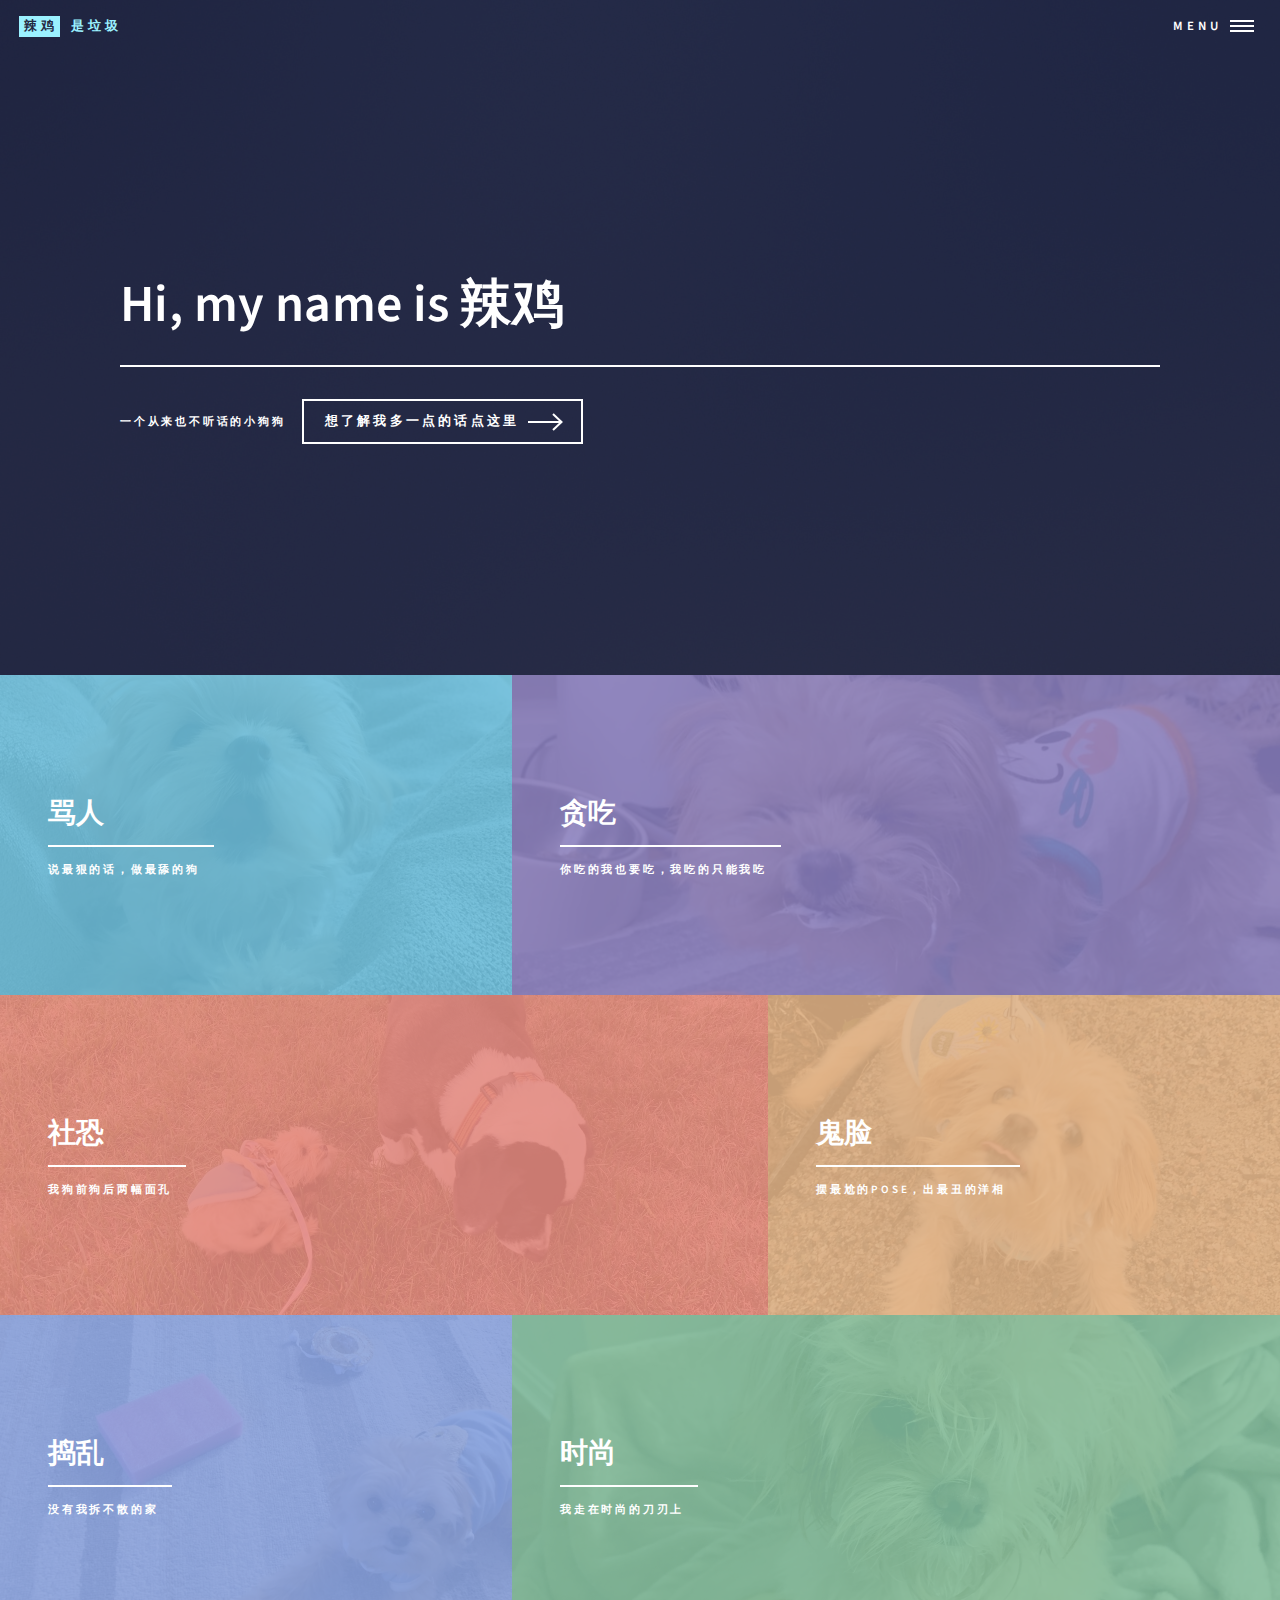
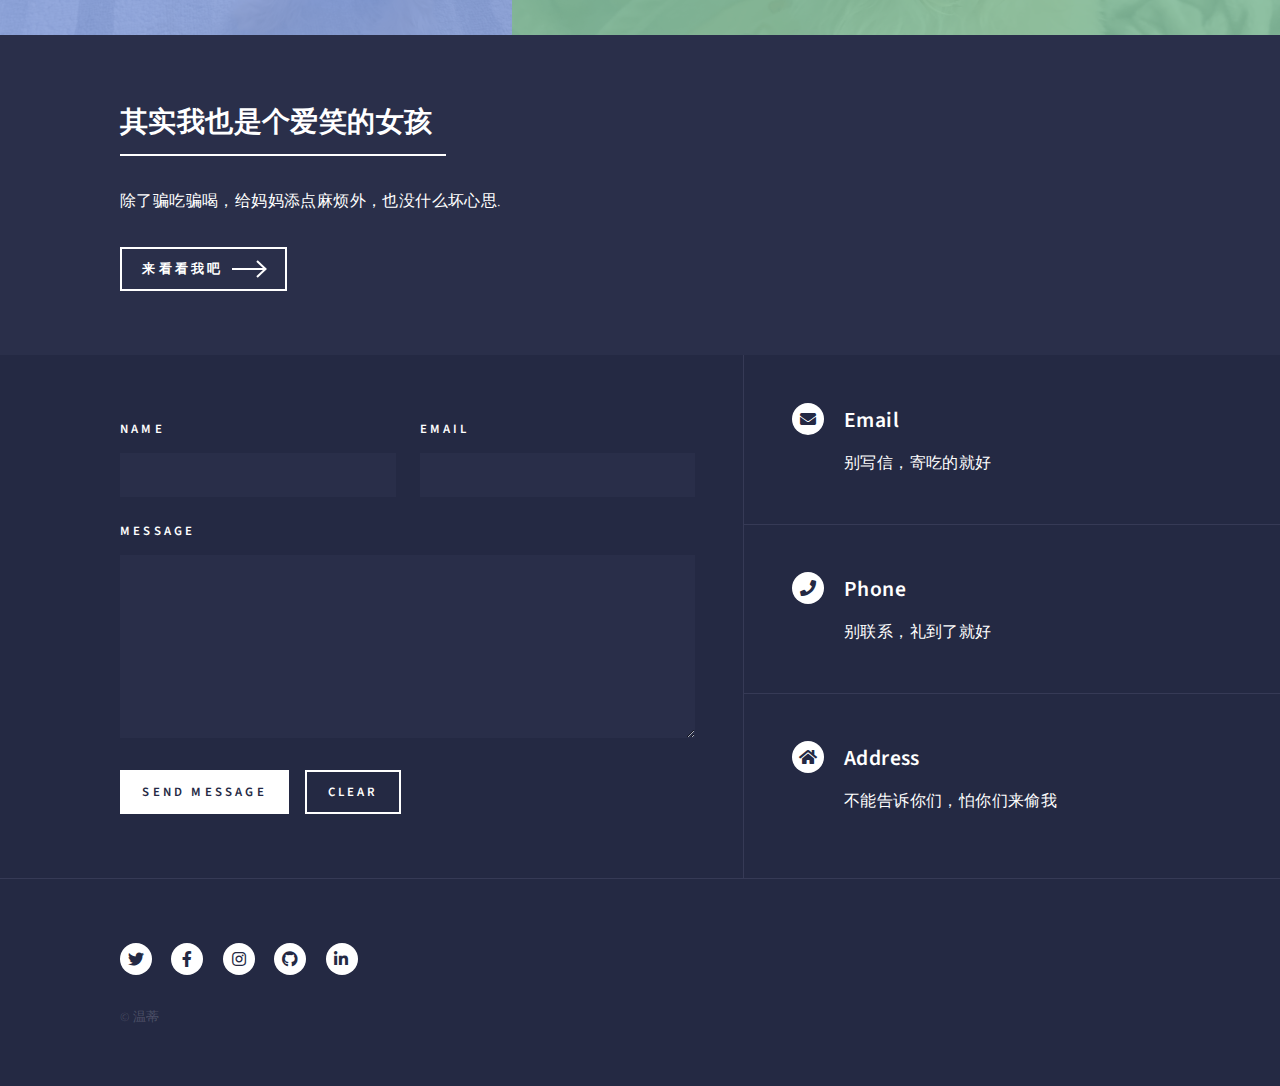
<file: index.html>
<!DOCTYPE HTML>
<html>
	<head>
		<title>辣鸡</title>
		<meta charset="utf-8" />
		<meta name="viewport" content="width=device-width, initial-scale=1, user-scalable=no" />
		<link rel="stylesheet" href="assets/css/main.css" />
		<noscript><link rel="stylesheet" href="assets/css/noscript.css" /></noscript>
	</head>
	<body class="is-preload">

		<!-- Wrapper -->
			<div id="wrapper">

				<!-- Header -->
					<header id="header" class="alt">
						<a href="index.html" class="logo"><strong>辣鸡</strong> <span>是垃圾</span></a>
						<nav>
							<a href="#menu">Menu</a>
						</nav>
					</header>

				<!-- Menu -->
					<nav id="menu">
						<ul class="links">
							<li><a href="index.html">Home</a></li>
							<li><a href="landing.html">Landing</a></li>
							<li><a href="generic.html">Generic</a></li>
							<li><a href="elements.html">Elements</a></li>
						</ul>
						<ul class="actions stacked">
							<li><a href="#" class="button primary fit">Get Started</a></li>
							<li><a href="#" class="button fit">Log In</a></li>
						</ul>
					</nav>

				<!-- Banner -->
					<section id="banner" class="major">
						<div class="inner">
							<header class="major">
								<h1>Hi, my name is 辣鸡</h1>
							</header>
							<div class="content">
								<p>一个从来也不听话的小狗狗</p>
								<ul class="actions">
									<li><a href="#one" class="button next scrolly">想了解我多一点的话点这里</a></li>
								</ul>
							</div>
						</div>
					</section>

				<!-- Main -->
					<div id="main">

						<!-- One -->
							<section id="one" class="tiles">
								<article>
									<span class="image">
										<img src="images/骂人.jpeg" alt="" />
									</span>
									<header class="major">
										<h3><a href="maren.html" class="link">骂人</a></h3>
										<p>说最狠的话，做最舔的狗</p>
									</header>
								</article>
								<article>
									<span class="image">
										<img src="images/酸奶.jpeg" alt="" />
									</span>
									<header class="major">
										<h3><a href="tanchi.html" class="link">贪吃</a></h3>
										<p>你吃的我也要吃，我吃的只能我吃</p>
									</header>
								</article>
								<article>
									<span class="image">
										<img src="images/交友.jpeg" alt="" />
									</span>
									<header class="major">
										<h3><a href="jiaoyou.html" class="link">社恐</a></h3>
										<p>我狗前狗后两幅面孔</p>
									</header>
								</article>
								<article>
									<span class="image">
										<img src="images/出洋相.jpeg" alt="" />
									</span>
									<header class="major">
										<h3><a href="guilian.html" class="link">鬼脸</a></h3>
										<p>摆最尬的pose，出最丑的洋相</p>
									</header>
								</article>
								<article>
									<span class="image">
										<img src="images/捣乱.jpeg" alt="" />
									</span>
									<header class="major">
										<h3><a href="daoluan.html" class="link">捣乱</a></h3>
										<p>没有我拆不散的家</p>
									</header>
								</article>
								<article>
									<span class="image">
										<img src="images/时尚1.jpeg" alt="" />
									</span>
									<header class="major">
										<h3><a href="shishang.html" class="link">时尚</a></h3>
										<p>我走在时尚的刀刃上</p>
									</header>
								</article>
							</section>

						<!-- Two -->
							<section id="two">
                                    <!-- <span class="image">
                                        <img src="images/笑脸.jpeg" alt="" />
                                    </span> -->
                                    <div class="inner">
                
                                            <header class="major">
                                                <h2>其实我也是个爱笑的女孩</h2>
                                            </header>
                                            <p>除了骗吃骗喝，给妈妈添点麻烦外，也没什么坏心思.</p>
                                            <ul class="actions">
                                                <li><a href="landing.html" class="button next">来看看我吧</a></li>
                                            </ul>
    
                                    </div>

							</section>

					</div>

				<!-- Contact -->
					<section id="contact">
						<div class="inner">
							<section>
								<form method="post" action="#">
									<div class="fields">
										<div class="field half">
											<label for="name">Name</label>
											<input type="text" name="name" id="name" />
										</div>
										<div class="field half">
											<label for="email">Email</label>
											<input type="text" name="email" id="email" />
										</div>
										<div class="field">
											<label for="message">Message</label>
											<textarea name="message" id="message" rows="6"></textarea>
										</div>
									</div>
									<ul class="actions">
										<li><input type="submit" value="Send Message" class="primary" /></li>
										<li><input type="reset" value="Clear" /></li>
									</ul>
								</form>
							</section>
							<section class="split">
								<section>
									<div class="contact-method">
										<span class="icon solid alt fa-envelope"></span>
										<h3>Email</h3>
										<span>别写信，寄吃的就好</span>
									</div>
								</section>
								<section>
									<div class="contact-method">
										<span class="icon solid alt fa-phone"></span>
										<h3>Phone</h3>
										<span>别联系，礼到了就好</span>
									</div>
								</section>
								<section>
									<div class="contact-method">
										<span class="icon solid alt fa-home"></span>
										<h3>Address</h3>
										<span>不能告诉你们，怕你们来偷我</span>
									</div>
								</section>
							</section>
						</div>
					</section>

				<!-- Footer -->
					<footer id="footer">
						<div class="inner">
							<ul class="icons">
								<li><a href="#" class="icon brands alt fa-twitter"><span class="label">Twitter</span></a></li>
								<li><a href="#" class="icon brands alt fa-facebook-f"><span class="label">Facebook</span></a></li>
								<li><a href="#" class="icon brands alt fa-instagram"><span class="label">Instagram</span></a></li>
								<li><a href="#" class="icon brands alt fa-github"><span class="label">GitHub</span></a></li>
								<li><a href="#" class="icon brands alt fa-linkedin-in"><span class="label">LinkedIn</span></a></li>
							</ul>
							<ul class="copyright">
								<li>&copy; 温蒂</li>
							</ul>
						</div>
					</footer>

			</div>

		<!-- Scripts -->
			<script src="assets/js/jquery.min.js"></script>
			<script src="assets/js/jquery.scrolly.min.js"></script>
			<script src="assets/js/jquery.scrollex.min.js"></script>
			<script src="assets/js/browser.min.js"></script>
			<script src="assets/js/breakpoints.min.js"></script>
			<script src="assets/js/util.js"></script>
			<script src="assets/js/main.js"></script>
            <script src="assets/js/slideshow.js"></script>

	</body>
</html>
</file>
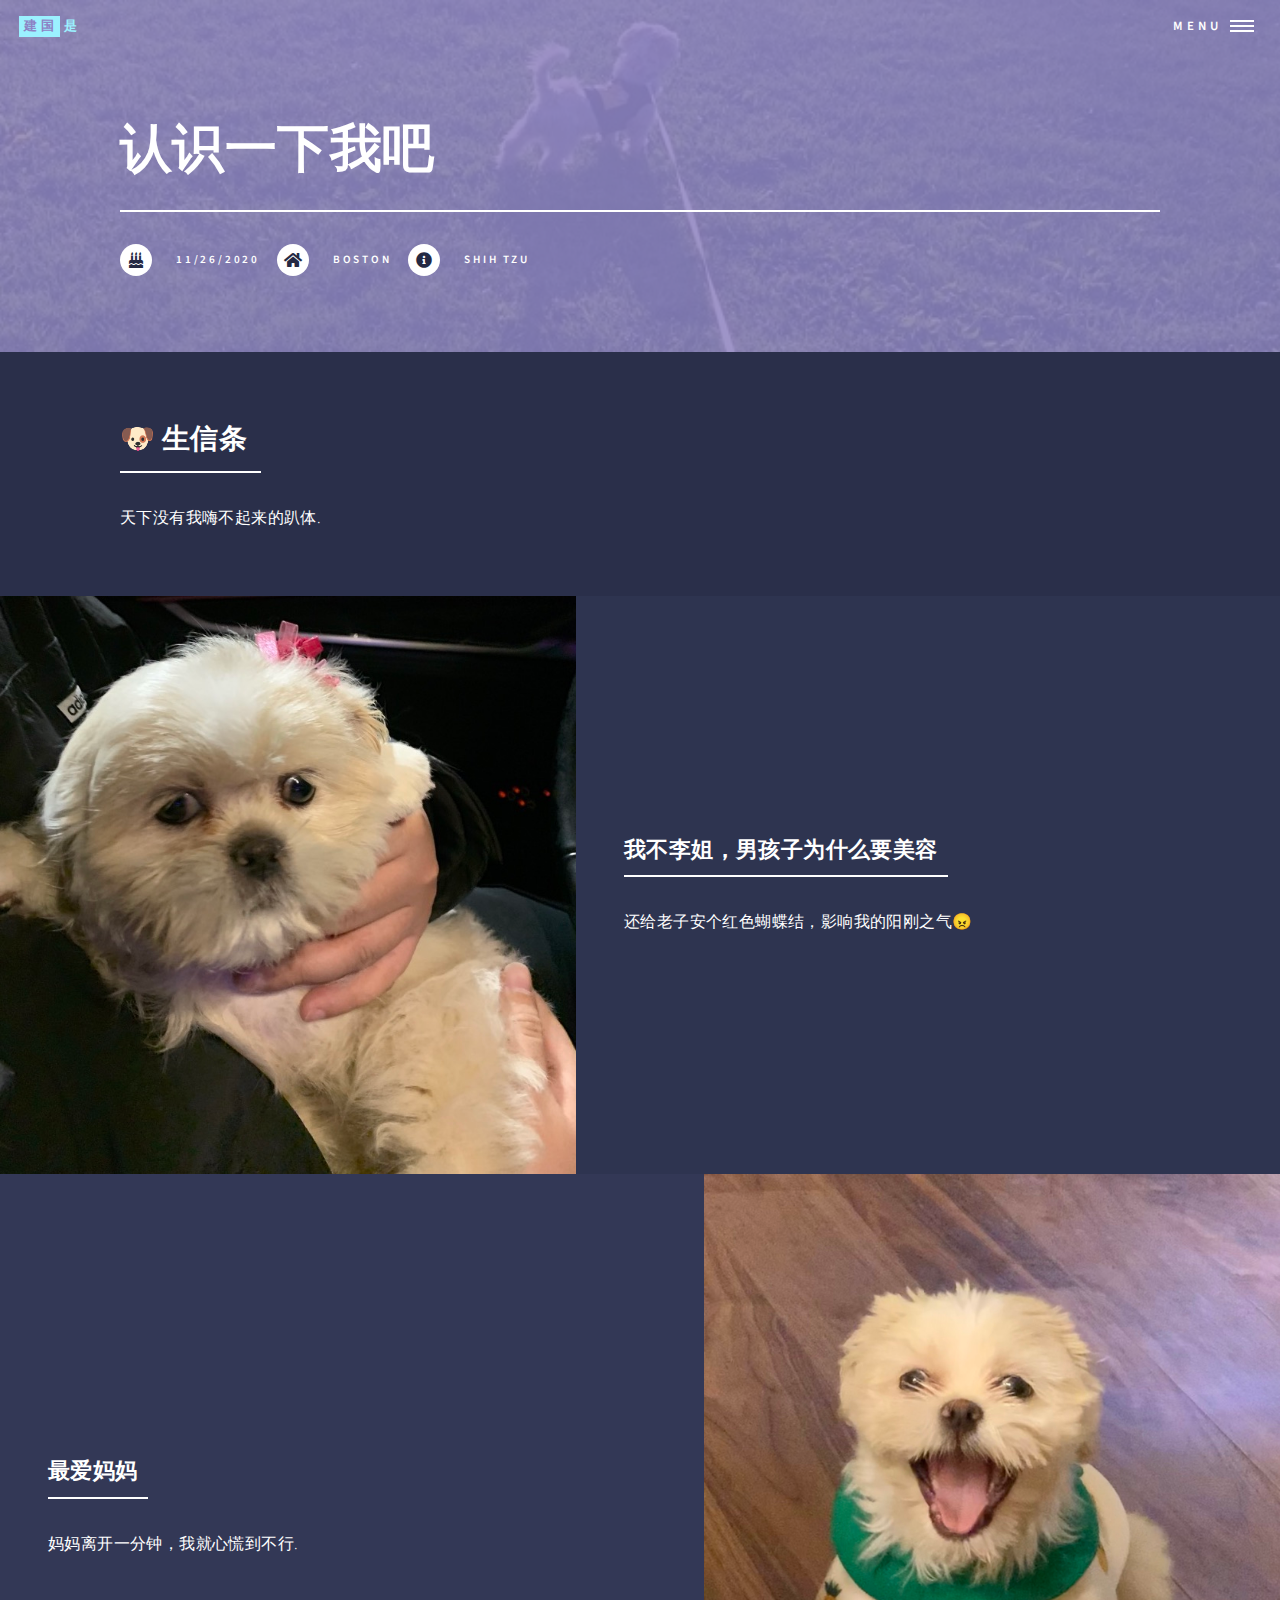
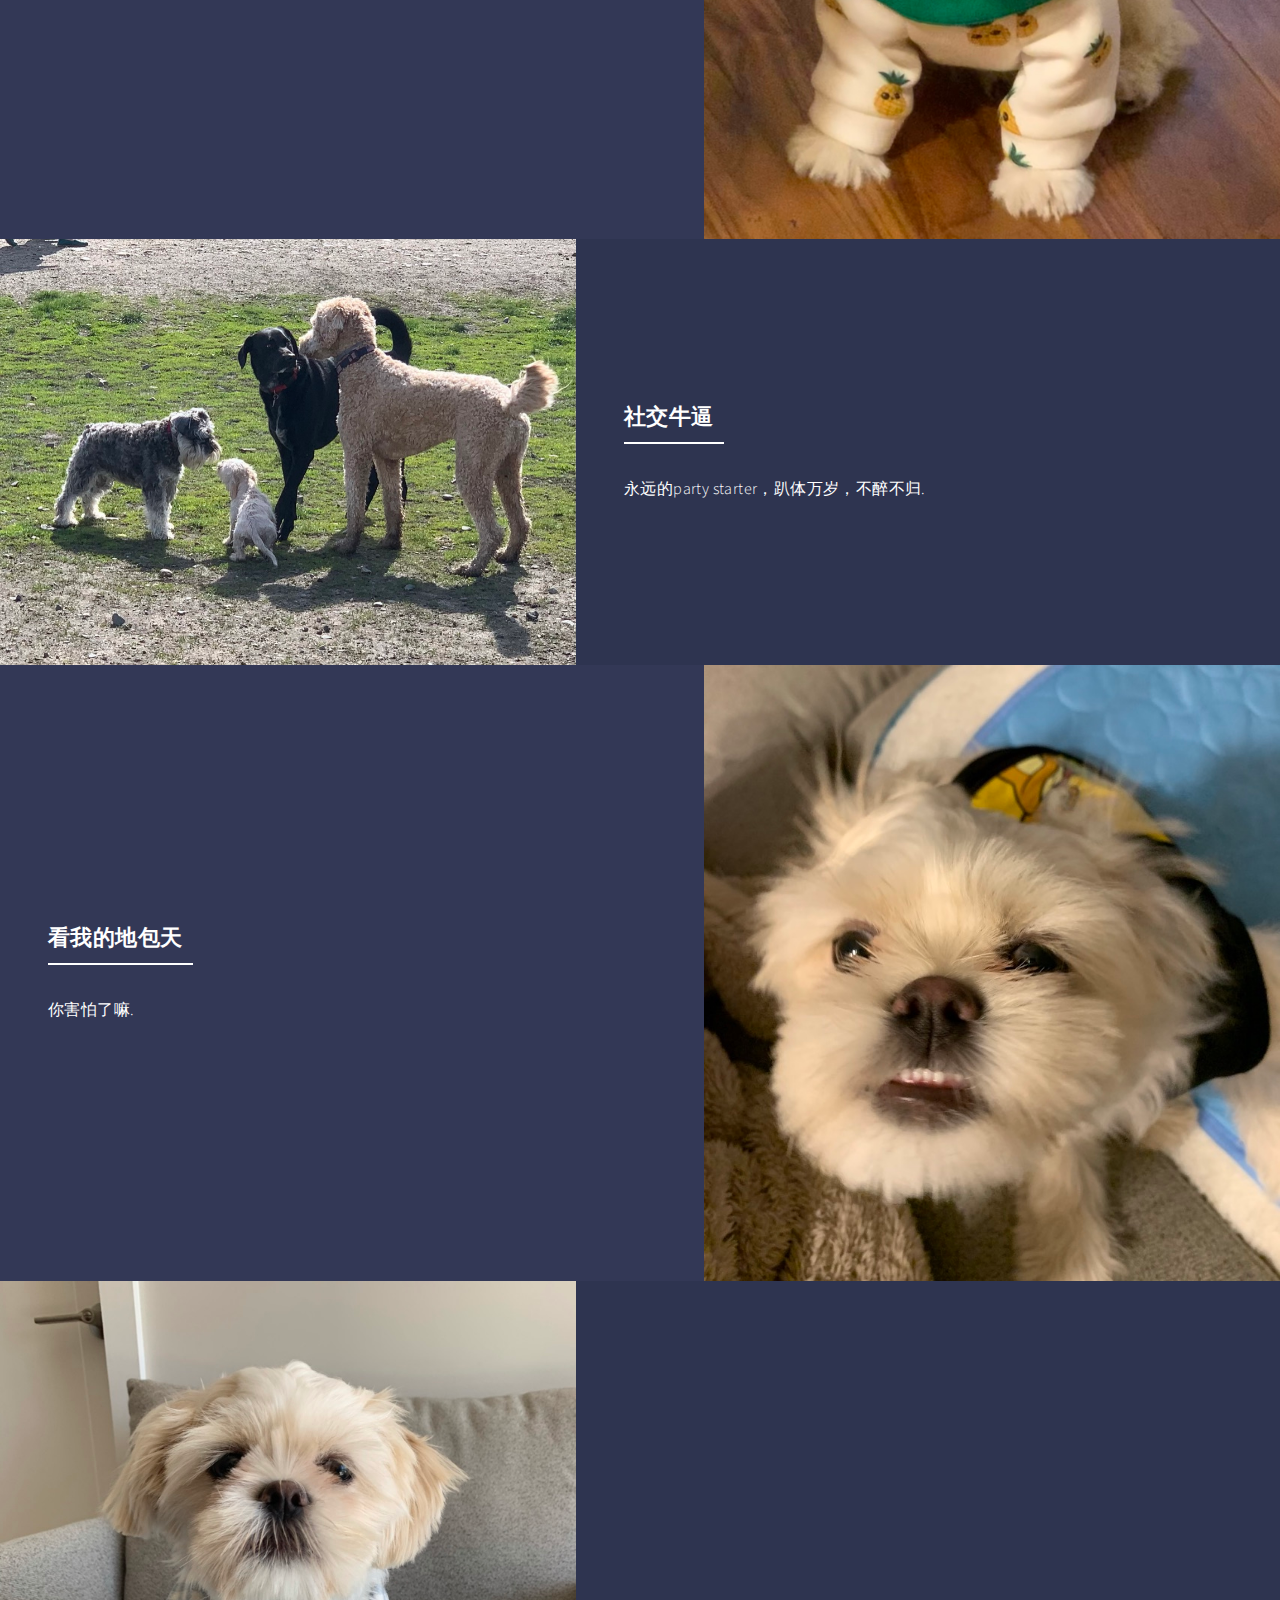
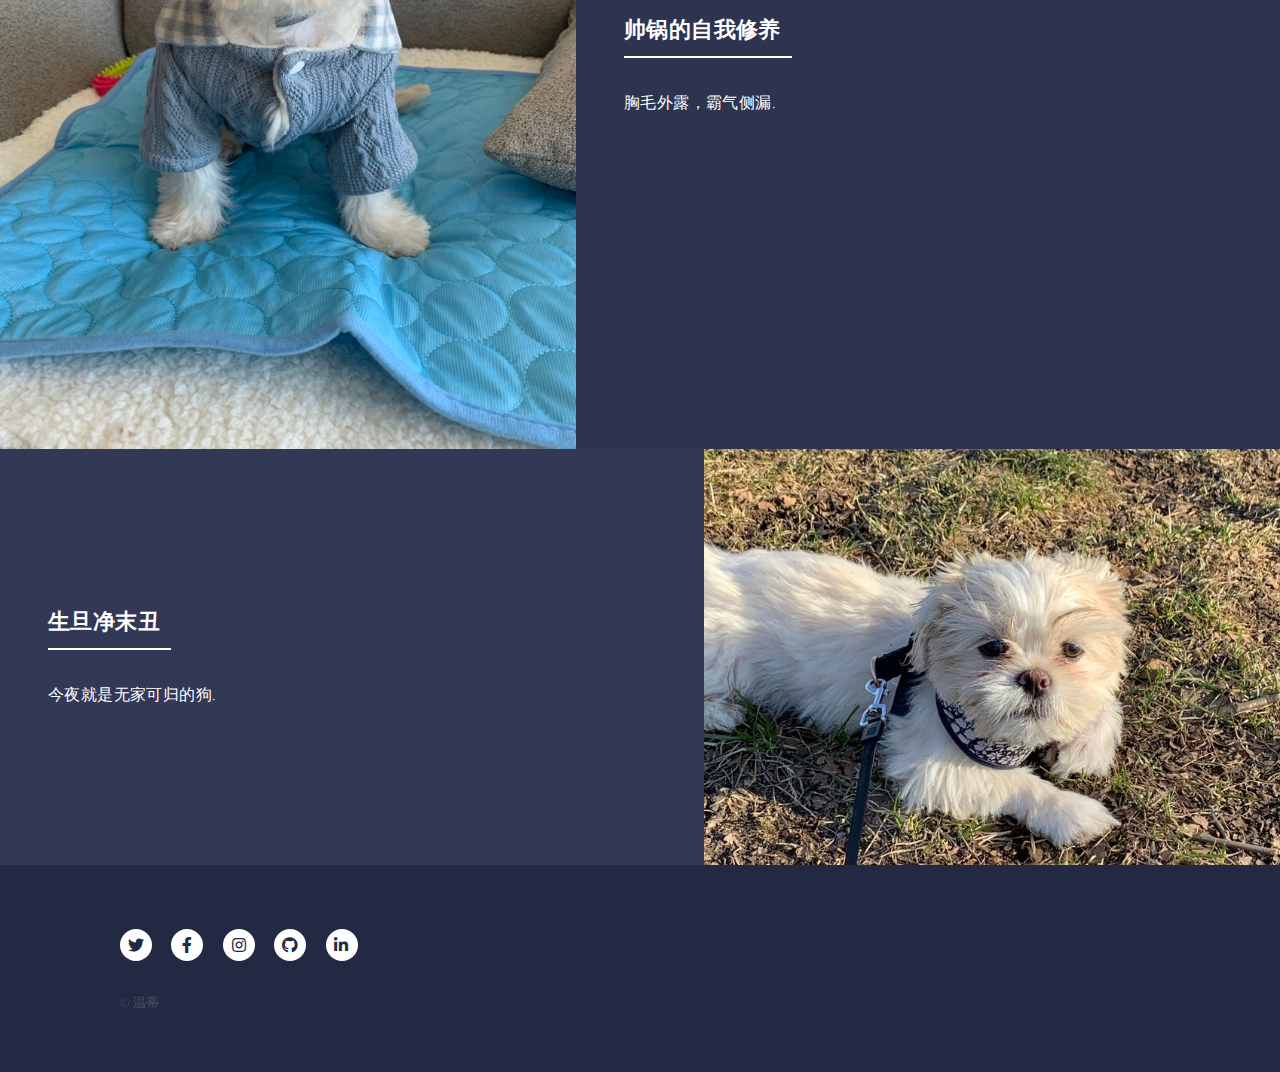
<file: brother.html>
<!DOCTYPE HTML>
<!--
	Forty by HTML5 UP
	html5up.net | @ajlkn
	Free for personal and commercial use under the CCA 3.0 license (html5up.net/license)
-->
<html>
	<head>
		<title>Landing - 辣鸡是垃圾</title>
		<meta charset="utf-8" />
		<meta name="viewport" content="width=device-width, initial-scale=1, user-scalable=no" />
		<link rel="stylesheet" href="assets/css/main.css" />
		<noscript><link rel="stylesheet" href="assets/css/noscript.css" /></noscript>
	</head>
	<body class="is-preload">

		<!-- Wrapper -->
			<div id="wrapper">

				<!-- Header -->
				<!-- Note: The "styleN" class below should match that of the banner element. -->
					<header id="header" class="alt style2">
						<a href="index.html" class="logo"><strong>建国</strong><span>是</span></a>
						<nav>
							<a href="#menu">Menu</a>
						</nav>
					</header>

				<!-- Menu -->
					<nav id="menu">
						<ul class="links">
							<li><a href="index.html">Home</a></li>
							<li><a href="landing.html">Landing</a></li>
							<li><a href="generic.html">Generic</a></li>
							<li><a href="elements.html">Elements</a></li>
						</ul>
						<ul class="actions stacked">
							<li><a href="#" class="button primary fit">Get Started</a></li>
							<li><a href="#" class="button fit">Log In</a></li>
						</ul>
					</nav>

				<!-- Banner -->
				<!-- Note: The "styleN" class below should match that of the header element. -->
					<section id="banner" class="style2">
						<div class="inner">
							<span class="image">
								<img src="images/建国背景2.jpeg" alt="" />
							</span>
							<header class="major">
								<h1>认识一下我吧</h1>
							</header>
							<div class="content">
								<span class="icon solid alt fa-birthday-cake"></span>
								<p>11/26/2020</p>
								<br />
								<span class="icon solid alt fa-home"></span>
								<p>boston</p>
								<span class="icon solid alt fa-info-circle"></span>
								<p>shih tzu</p>
							</div>
						</div>
					</section>

				<!-- Main -->
					<div id="main">

						<!-- One -->
							<section id="one">
								<div class="inner">
									<header class="major">
										<h2>🐶 生信条</h2>
									</header>
									<p>天下没有我嗨不起来的趴体.</p>
								</div>
							</section>

						<!-- Two -->
							<section id="two" class="spotlights">
								<section>
									<a href="generic.html" class="image">
										<img src="images/建国莫挨我.jpeg" alt="" data-position="center center" />
									</a>
									<div class="content">
										<div class="inner">
											<header class="major">
												<h3>我不李姐，男孩子为什么要美容</h3>
											</header>
											<p>还给老子安个红色蝴蝶结，影响我的阳刚之气😠</p>
										</div>
									</div>
								</section>
								<section>
									<a href="generic.html" class="image">
										<img src="images/建国最爱妈妈.jpeg" alt="" data-position="top center" />
									</a>
									<div class="content">
										<div class="inner">
											<header class="major">
												<h3>最爱妈妈</h3>
											</header>
											<p>妈妈离开一分钟，我就心慌到不行.</p>
										</div>
									</div>
								</section>
								<section>
									<a href="generic.html" class="image">
										<img src="images/建国社交牛逼.jpeg" alt="" data-position="25% 25%" />
									</a>
									<div class="content">
										<div class="inner">
											<header class="major">
												<h3>社交牛逼</h3>
											</header>
											<p>永远的party starter，趴体万岁，不醉不归.</p>

										</div>
									</div>
								</section>
								<section>
									<a href="generic.html" class="image">
										<img src="images/建国地包天.jpeg" alt="" data-position="25% 25%" />
									</a>
									<div class="content">
										<div class="inner">
											<header class="major">
												<h3>看我的地包天</h3>
											</header>
											<p>你害怕了嘛.</p>

										</div>
									</div>
								</section>
								<section>
									<a href="generic.html" class="image">
										<img src="images/建国帅锅.jpeg" alt="" data-position="25% 25%" />
									</a>
									<div class="content">
										<div class="inner">
											<header class="major">
												<h3>帅锅的自我修养</h3>
											</header>
											<p>胸毛外露，霸气侧漏.</p>
										</div>
									</div>
								</section>
								<section>
									<a href="generic.html" class="image">
										<img src="images/建国花脸.jpeg" alt="" data-position="25% 25%" />
									</a>
									<div class="content">
										<div class="inner">
											<header class="major">
												<h3>生旦净末丑</h3>
											</header>
											<p>今夜就是无家可归的狗.</p>
										</div>
									</div>
								</section>
							</section>

						<!-- Three -->
							<!-- <section id="three">
								<div class="inner">
									<header class="major">
										<h2>我的哥哥</h2>
									</header>
									<p>我还有个可爱的哥哥.</p>
									<ul class="actions">
										<li><a href="generic.html" class="button next">看看我的屌丝哥哥</a></li>
									</ul>
								</div>
							</section> -->

					</div>
				<!-- Contact -->
				<!-- <section id="contact">
					<div class="inner">
						<section>
							<form method="post" action="#">
								<div class="fields">
									<div class="field half">
										<label for="name">Name</label>
										<input type="text" name="name" id="name" />
									</div>
									<div class="field half">
										<label for="email">Email</label>
										<input type="text" name="email" id="email" />
									</div>
									<div class="field">
										<label for="message">Message</label>
										<textarea name="message" id="message" rows="6"></textarea>
									</div>
								</div>
								<ul class="actions">
									<li><input type="submit" value="Send Message" class="primary" /></li>
									<li><input type="reset" value="Clear" /></li>
								</ul>
							</form>
						</section>
						<section class="split">
							<section>
								<div class="contact-method">
									<span class="icon solid alt fa-envelope"></span>
									<h3>Email</h3>
									<span>别写信，寄吃的就好</span>
								</div>
							</section>
							<section>
								<div class="contact-method">
									<span class="icon solid alt fa-phone"></span>
									<h3>Phone</h3>
									<span>别联系，礼到了就好</span>
								</div>
							</section>
							<section>
								<div class="contact-method">
									<span class="icon solid alt fa-home"></span>
									<h3>Address</h3>
									<span>不能告诉你们，怕你们来偷我</span>
								</div>
							</section>
						</section>
					</div>
				</section> -->

				<!-- Footer -->
					<footer id="footer">
						<div class="inner">
							<ul class="icons">
								<li><a href="#" class="icon brands alt fa-twitter"><span class="label">Twitter</span></a></li>
								<li><a href="#" class="icon brands alt fa-facebook-f"><span class="label">Facebook</span></a></li>
								<li><a href="#" class="icon brands alt fa-instagram"><span class="label">Instagram</span></a></li>
								<li><a href="#" class="icon brands alt fa-github"><span class="label">GitHub</span></a></li>
								<li><a href="#" class="icon brands alt fa-linkedin-in"><span class="label">LinkedIn</span></a></li>
							</ul>
							<ul class="copyright">
								<li>&copy; 温蒂</li>
							</ul>
						</div>
					</footer>

			</div>

		<!-- Scripts -->
			<script src="assets/js/jquery.min.js"></script>
			<script src="assets/js/jquery.scrolly.min.js"></script>
			<script src="assets/js/jquery.scrollex.min.js"></script>
			<script src="assets/js/browser.min.js"></script>
			<script src="assets/js/breakpoints.min.js"></script>
			<script src="assets/js/util.js"></script>
			<script src="assets/js/main.js"></script>

	</body>
</html>
</file>
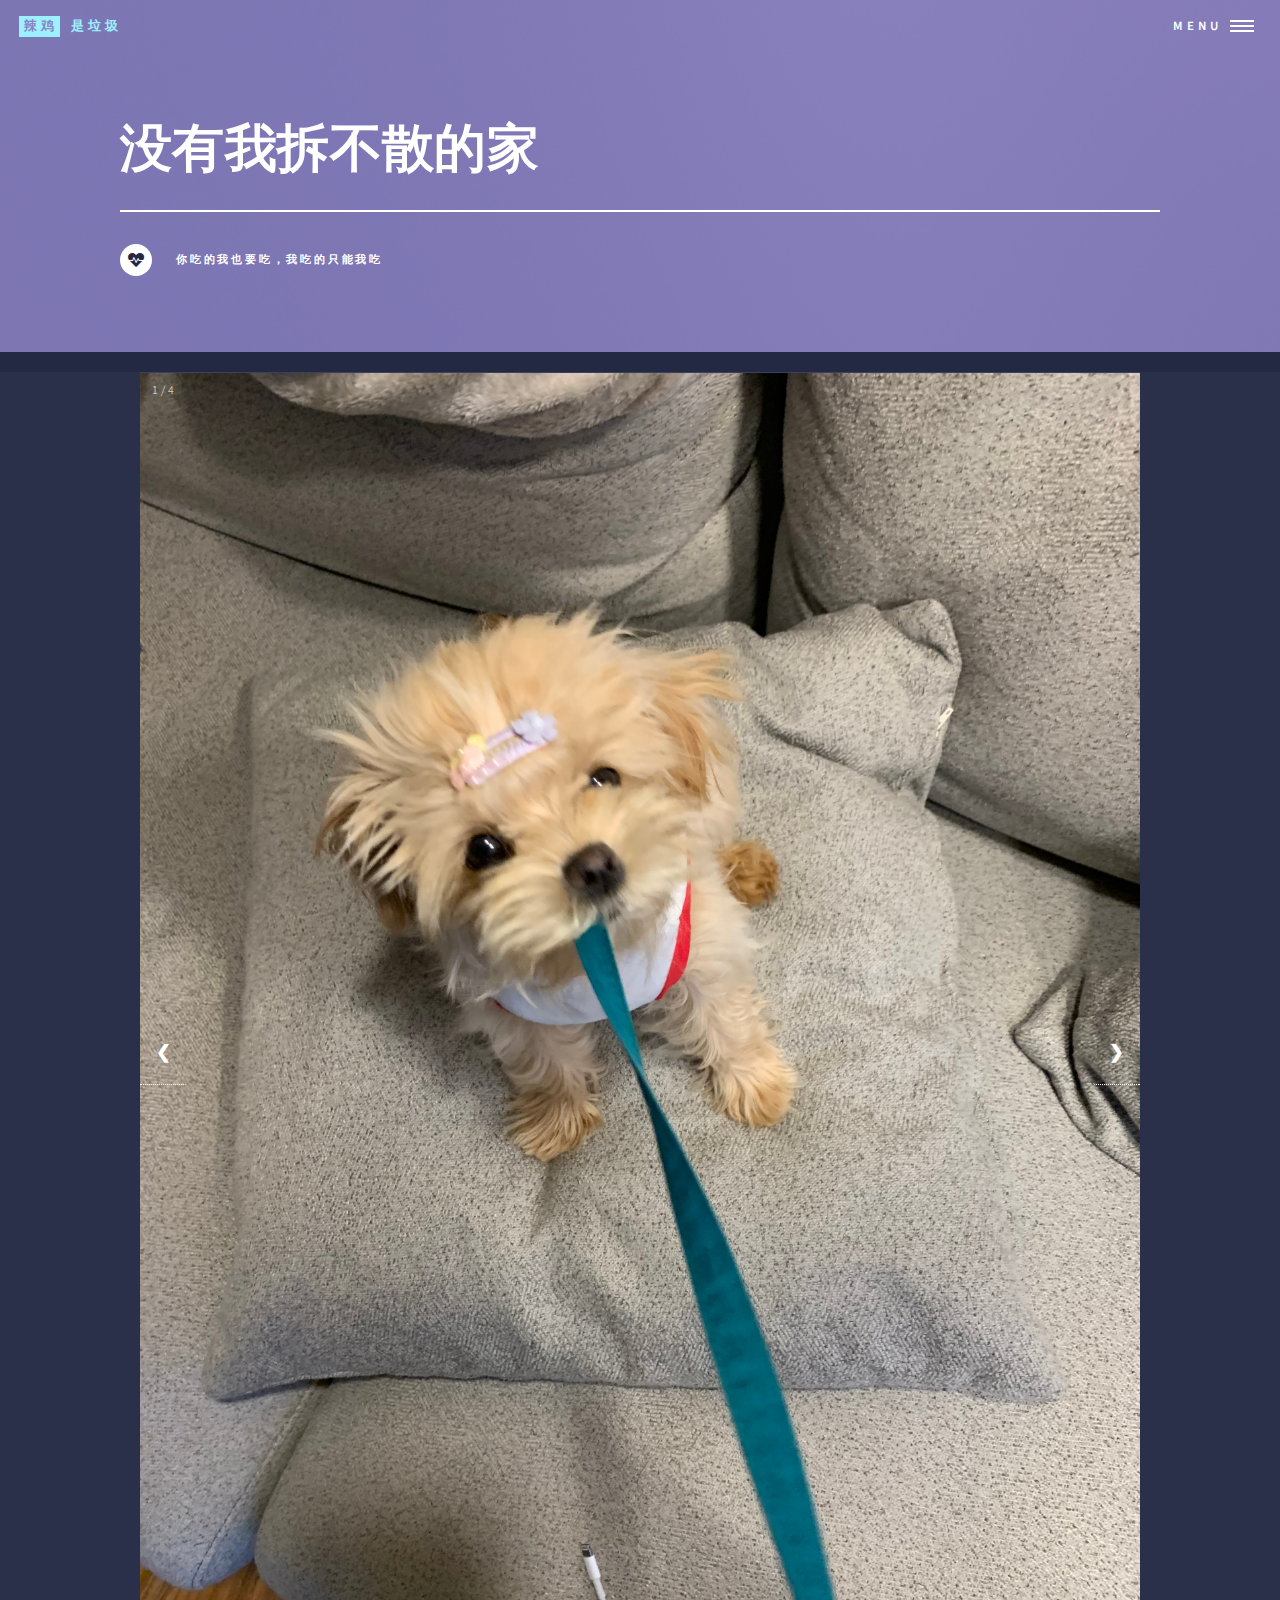
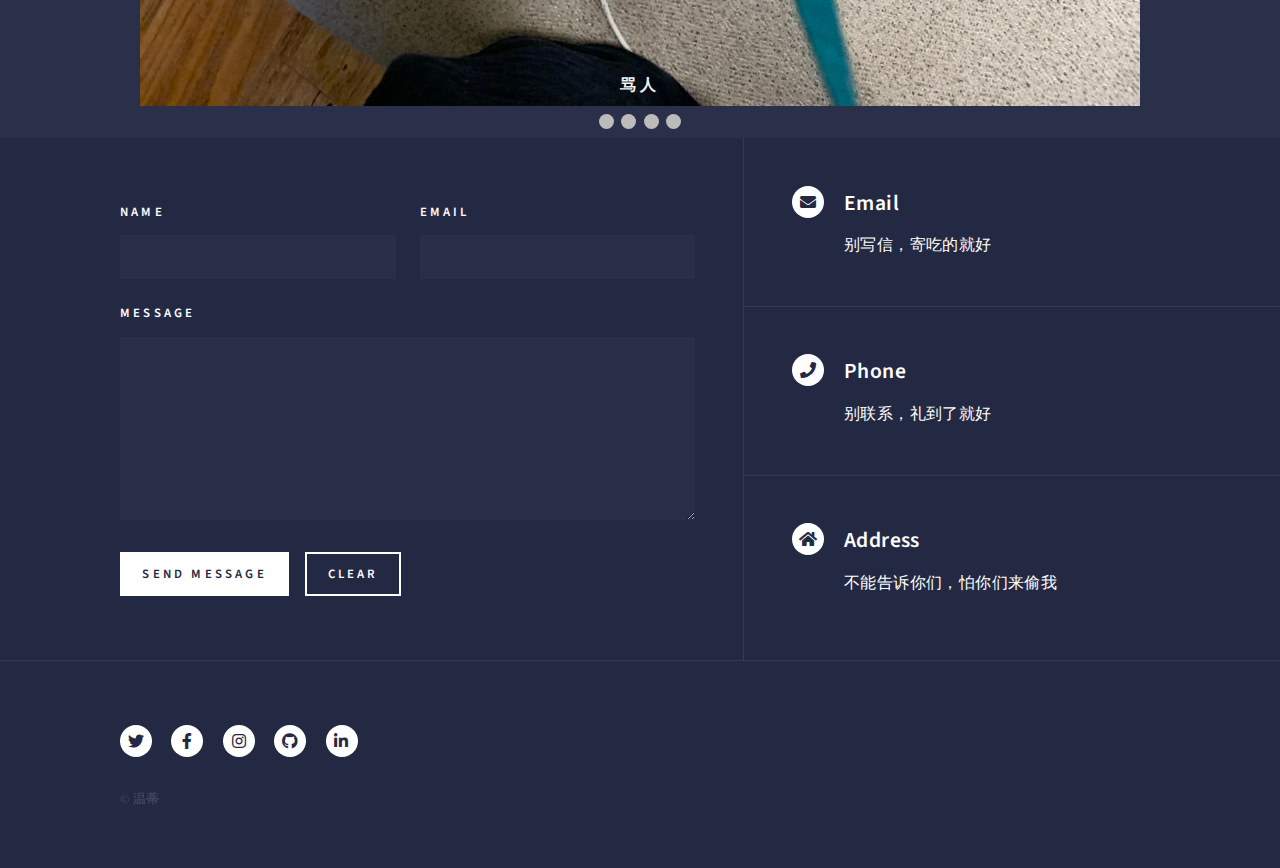
<file: daoluan.html>
<!DOCTYPE HTML>
<!--
	Forty by HTML5 UP
	html5up.net | @ajlkn
	Free for personal and commercial use under the CCA 3.0 license (html5up.net/license)
-->
<html>
	<head>
		<title>Landing - 辣鸡是垃圾</title>
		<meta charset="utf-8" />
		<meta name="viewport" content="width=device-width, initial-scale=1, user-scalable=no" />
		<link rel="stylesheet" href="assets/css/main.css" />
		<noscript><link rel="stylesheet" href="assets/css/noscript.css" /></noscript>
	</head>
	<body class="is-preload">

		<!-- Wrapper -->
			<div id="wrapper">

				<!-- Header -->
				<!-- Note: The "styleN" class below should match that of the banner element. -->
					<header id="header" class="alt style2">
						<a href="index.html" class="logo"><strong>辣鸡</strong> <span>是垃圾</span></a>
						<nav>
							<a href="#menu">Menu</a>
						</nav>
					</header>

				<!-- Menu -->
					<nav id="menu">
						<ul class="links">
							<li><a href="index.html">Home</a></li>
							<li><a href="landing.html">Landing</a></li>
							<li><a href="generic.html">Generic</a></li>
							<li><a href="elements.html">Elements</a></li>
						</ul>
						<ul class="actions stacked">
							<li><a href="#" class="button primary fit">Get Started</a></li>
							<li><a href="#" class="button fit">Log In</a></li>
						</ul>
					</nav>

				<!-- Banner -->
				<!-- Note: The "styleN" class below should match that of the header element. -->
					<section id="banner" class="style2">
						<div class="inner">
							<span class="image">
								<img src="images/pic07.jpg" alt="" />
							</span>
							<header class="major">
								<h1>没有我拆不散的家</h1>
							</header>
							<div class="content">
								<span class="icon solid alt fa-heartbeat"></span>
								<p>你吃的我也要吃，我吃的只能我吃</p>
							</div>
						</div>
					</section>

                    <div id="main">
                        <!-- Slideshow container -->
                        <section id="one" class="spotlights">
                            <div id="slideshow" class="slideshow-container">

                                <!-- Full-width images with number and caption text -->
                                <div class="mySlides fade">
                                    <div class="numbertext">1 / 4</div>
                                    <img src="images/捣乱01.jpeg" style="width:100%">
                                    <div class="text">骂人</div>
                                </div>
                            
                                <div class="mySlides fade">
                                    <div class="numbertext">2 / 4</div>
                                    <img src="images/捣乱.jpeg" style="width:100%">
                                    <div class="text">问候你</div>
                                </div>
                            
                                <div class="mySlides fade">
                                    <div class="numbertext">3 / 4</div>
                                    <img src="images/贪吃03.JPG" style="width:100%">
                                    <div class="text">尊重你</div>
                                </div>

                                <div class="mySlides fade">
                                    <div class="numbertext">4 / 4</div>
                                    <img src="images/贪吃04.jpeg" style="width:100%">
                                    <div class="text">尊重你</div>
                                </div>
                            
                                <!-- Next and previous buttons -->
                                <a class="prev" onclick="plusSlides(-1)">&#10094;</a>
                                <a class="next" onclick="plusSlides(1)">&#10095;</a>
                            </div>
                            <br>
                            
                            <!-- The dots/circles -->
                            <div id="slideshow-dot" style="text-align:center">
                                <span class="dot" onclick="currentSlide(1)"></span>
                                <span class="dot" onclick="currentSlide(2)"></span>
                                <span class="dot" onclick="currentSlide(3)"></span>
                                <span class="dot" onclick="currentSlide(4)"></span>
                            </div>
                        </section>

                    </div>

				<!-- Contact -->
				<section id="contact">
					<div class="inner">
						<section>
							<form method="post" action="#">
								<div class="fields">
									<div class="field half">
										<label for="name">Name</label>
										<input type="text" name="name" id="name" />
									</div>
									<div class="field half">
										<label for="email">Email</label>
										<input type="text" name="email" id="email" />
									</div>
									<div class="field">
										<label for="message">Message</label>
										<textarea name="message" id="message" rows="6"></textarea>
									</div>
								</div>
								<ul class="actions">
									<li><input type="submit" value="Send Message" class="primary" /></li>
									<li><input type="reset" value="Clear" /></li>
								</ul>
							</form>
						</section>
						<section class="split">
							<section>
								<div class="contact-method">
									<span class="icon solid alt fa-envelope"></span>
									<h3>Email</h3>
									<span>别写信，寄吃的就好</span>
								</div>
							</section>
							<section>
								<div class="contact-method">
									<span class="icon solid alt fa-phone"></span>
									<h3>Phone</h3>
									<span>别联系，礼到了就好</span>
								</div>
							</section>
							<section>
								<div class="contact-method">
									<span class="icon solid alt fa-home"></span>
									<h3>Address</h3>
									<span>不能告诉你们，怕你们来偷我</span>
								</div>
							</section>
						</section>
					</div>
				</section>

				<!-- Footer -->
					<footer id="footer">
						<div class="inner">
							<ul class="icons">
								<li><a href="#" class="icon brands alt fa-twitter"><span class="label">Twitter</span></a></li>
								<li><a href="#" class="icon brands alt fa-facebook-f"><span class="label">Facebook</span></a></li>
								<li><a href="#" class="icon brands alt fa-instagram"><span class="label">Instagram</span></a></li>
								<li><a href="#" class="icon brands alt fa-github"><span class="label">GitHub</span></a></li>
								<li><a href="#" class="icon brands alt fa-linkedin-in"><span class="label">LinkedIn</span></a></li>
							</ul>
							<ul class="copyright">
								<li>&copy; 温蒂</li>
							</ul>
						</div>
					</footer>

			</div>

		<!-- Scripts -->
			<script src="assets/js/jquery.min.js"></script>
			<script src="assets/js/jquery.scrolly.min.js"></script>
			<script src="assets/js/jquery.scrollex.min.js"></script>
			<script src="assets/js/browser.min.js"></script>
			<script src="assets/js/breakpoints.min.js"></script>
			<script src="assets/js/util.js"></script>
			<script src="assets/js/main.js"></script>
            <script src="assets/js/slideshow.js"></script>

	</body>
</html>
</file>
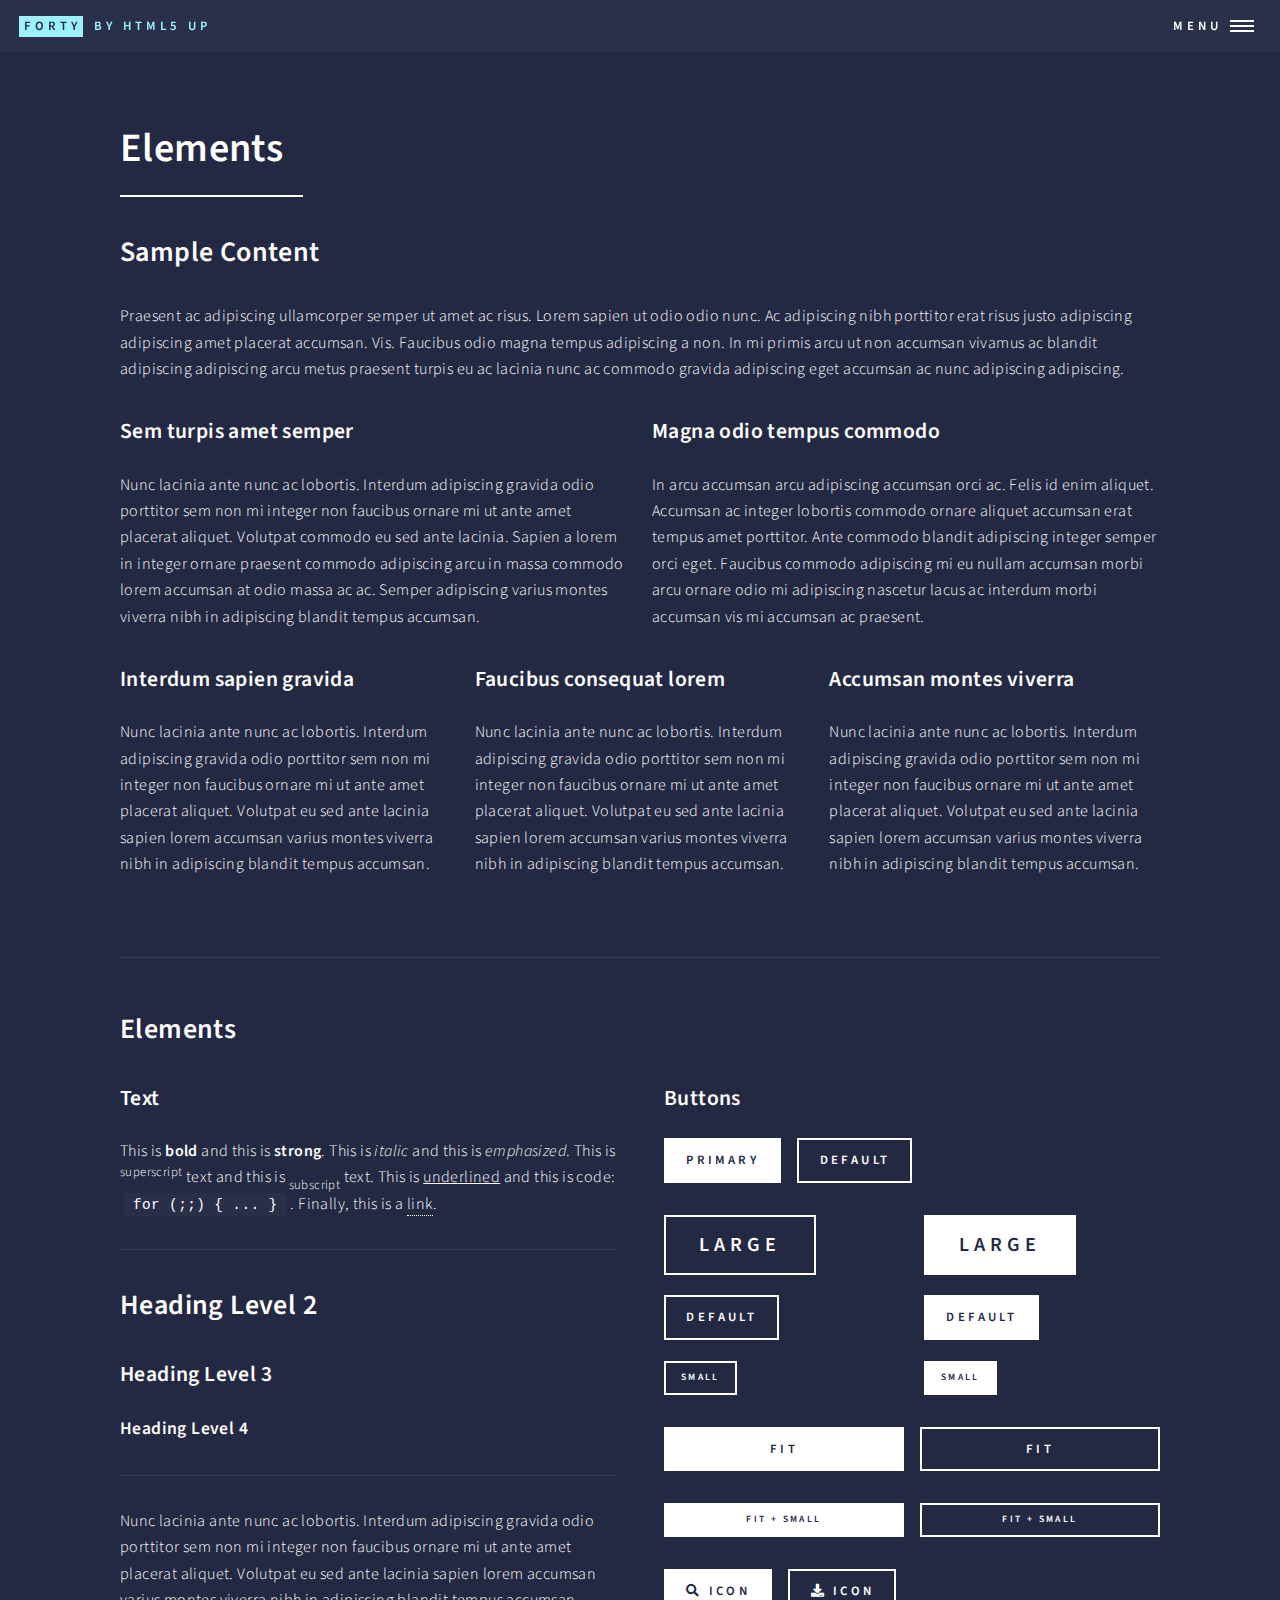
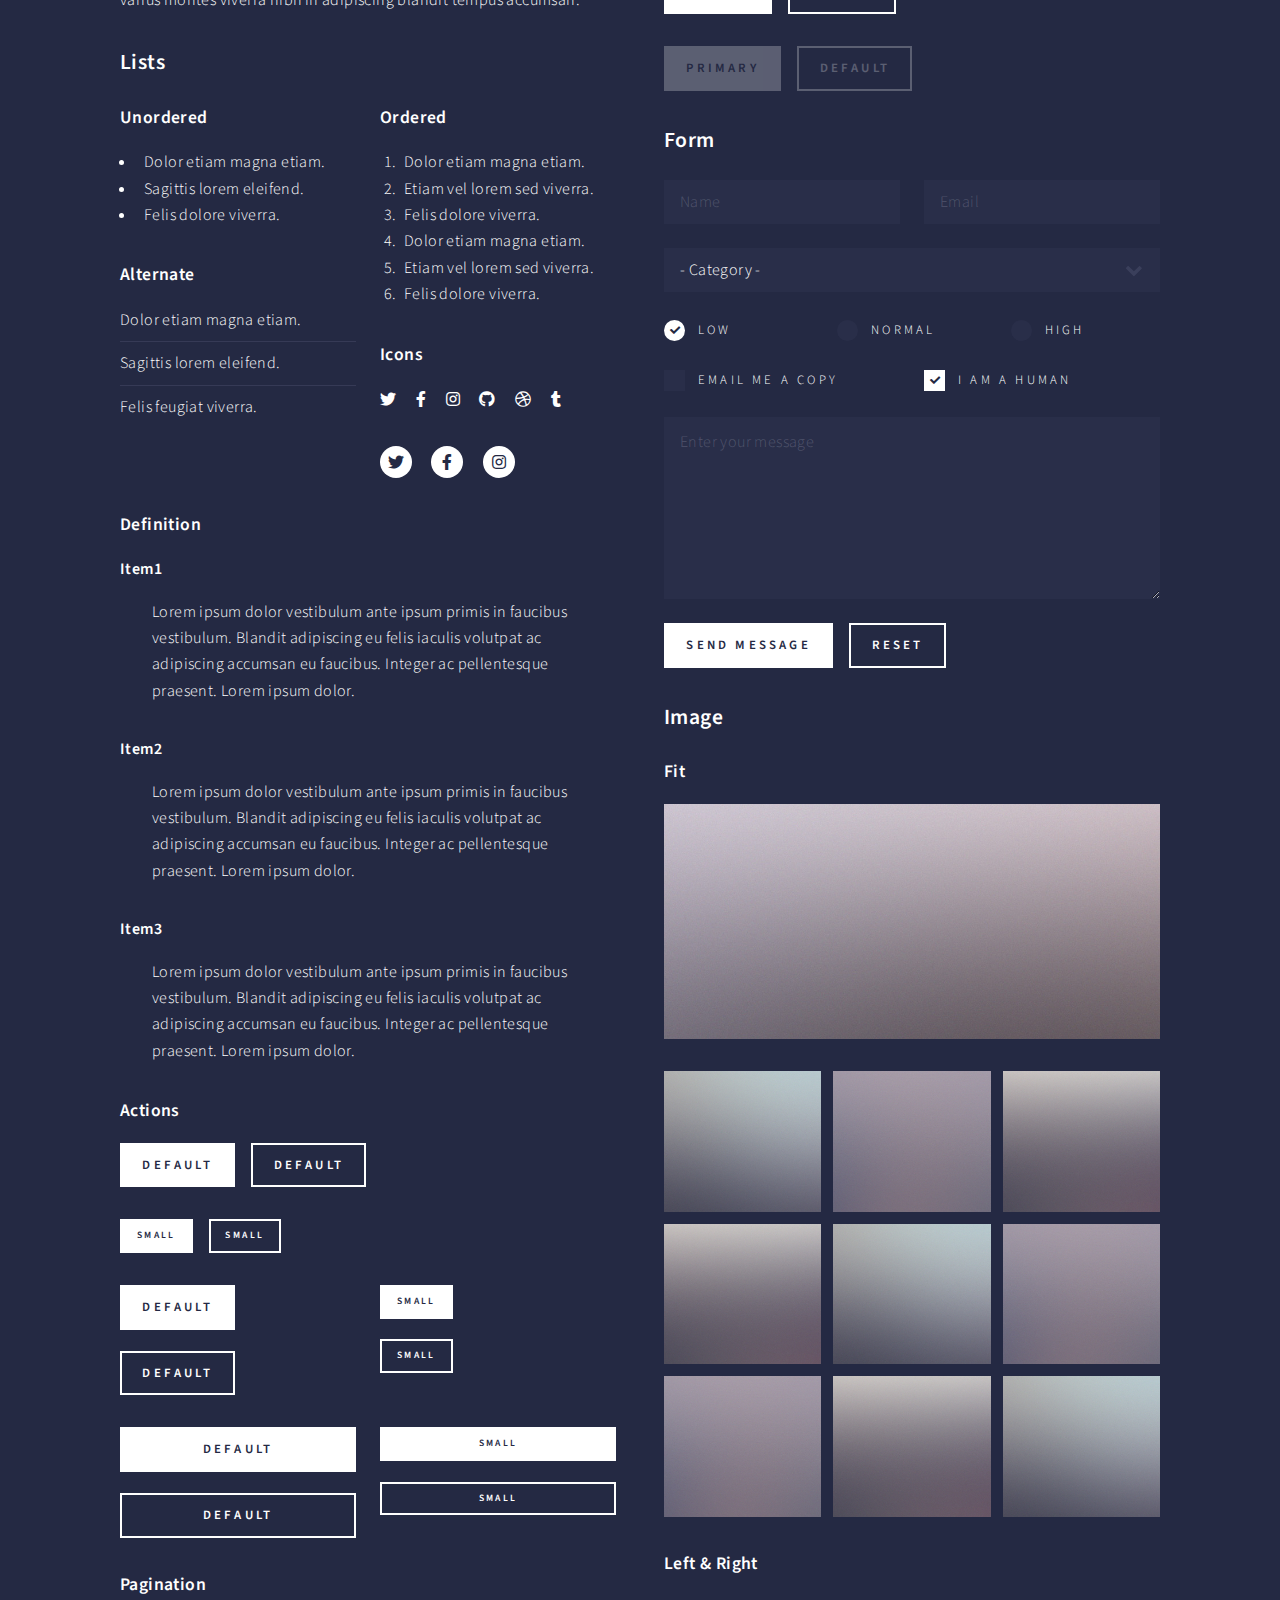
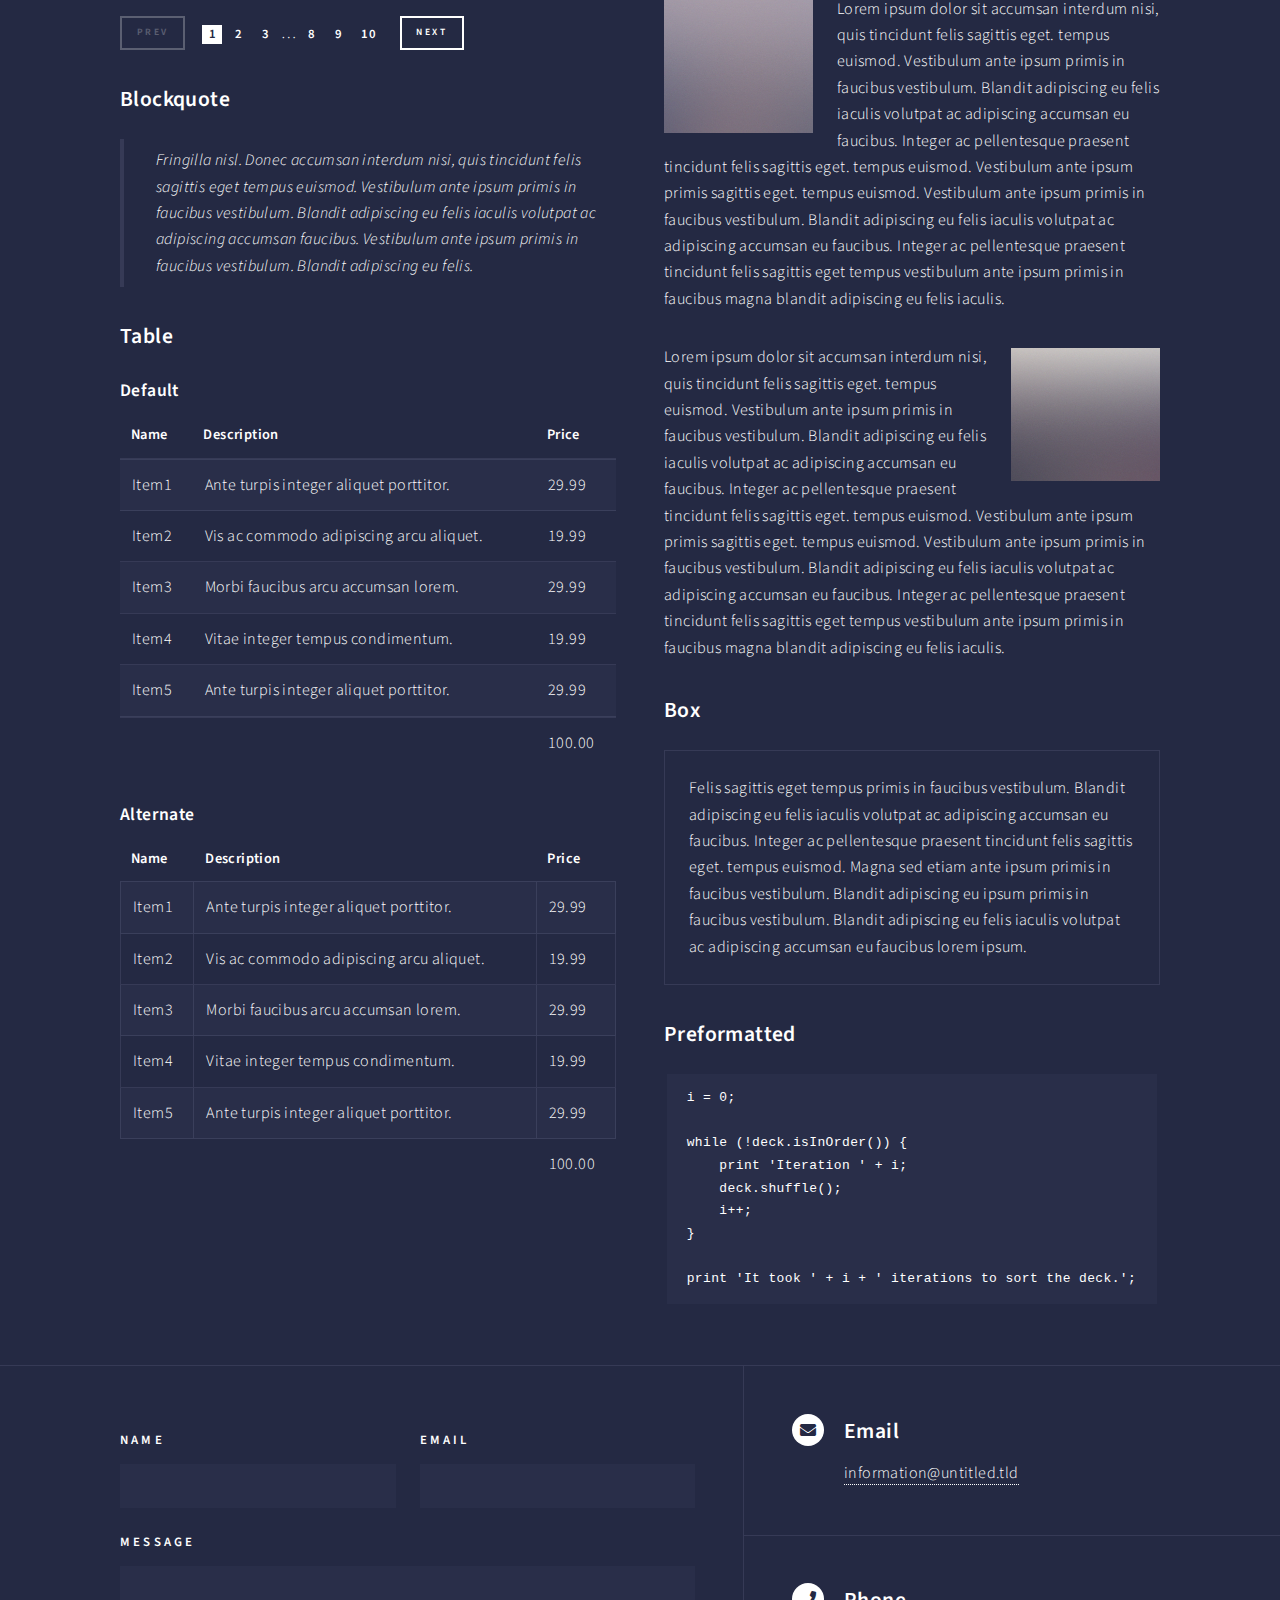
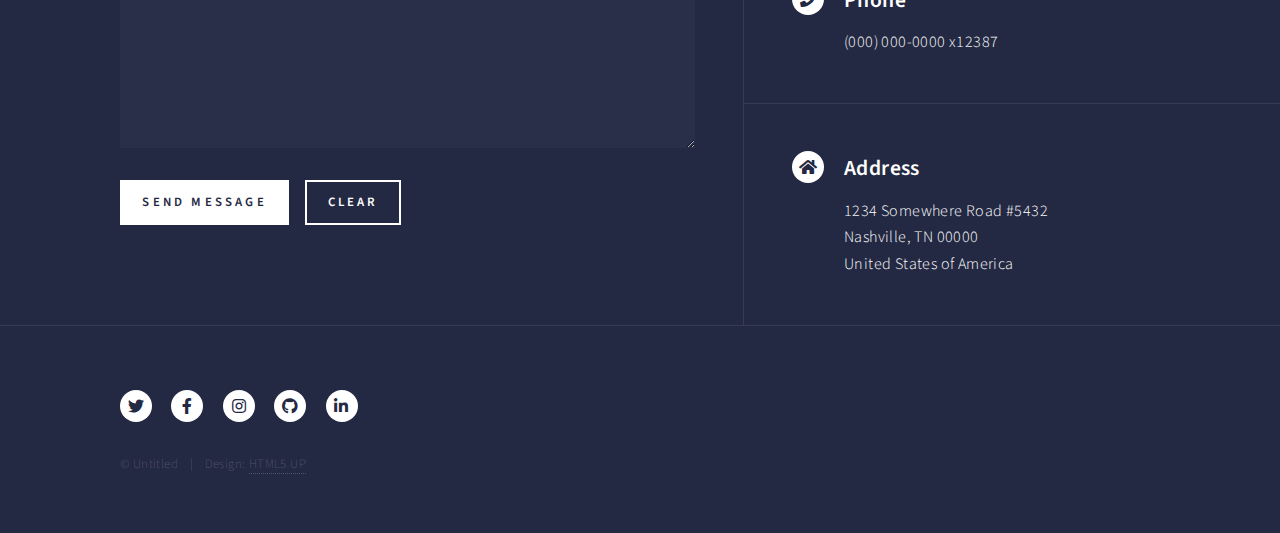
<file: elements.html>
<!DOCTYPE HTML>
<!--
	Forty by HTML5 UP
	html5up.net | @ajlkn
	Free for personal and commercial use under the CCA 3.0 license (html5up.net/license)
-->
<html>
	<head>
		<title>Elements - Forty by HTML5 UP</title>
		<meta charset="utf-8" />
		<meta name="viewport" content="width=device-width, initial-scale=1, user-scalable=no" />
		<link rel="stylesheet" href="assets/css/main.css" />
		<noscript><link rel="stylesheet" href="assets/css/noscript.css" /></noscript>
	</head>
	<body class="is-preload">

		<!-- Wrapper -->
			<div id="wrapper">

				<!-- Header -->
					<header id="header">
						<a href="index.html" class="logo"><strong>Forty</strong> <span>by HTML5 UP</span></a>
						<nav>
							<a href="#menu">Menu</a>
						</nav>
					</header>

				<!-- Menu -->
					<nav id="menu">
						<ul class="links">
							<li><a href="index.html">Home</a></li>
							<li><a href="landing.html">Landing</a></li>
							<li><a href="generic.html">Generic</a></li>
							<li><a href="elements.html">Elements</a></li>
						</ul>
						<ul class="actions stacked">
							<li><a href="#" class="button primary fit">Get Started</a></li>
							<li><a href="#" class="button fit">Log In</a></li>
						</ul>
					</nav>

				<!-- Main -->
					<div id="main" class="alt">

						<!-- One -->
							<section id="one">
								<div class="inner">
									<header class="major">
										<h1>Elements</h1>
									</header>

									<!-- Content -->
										<h2 id="content">Sample Content</h2>
										<p>Praesent ac adipiscing ullamcorper semper ut amet ac risus. Lorem sapien ut odio odio nunc. Ac adipiscing nibh porttitor erat risus justo adipiscing adipiscing amet placerat accumsan. Vis. Faucibus odio magna tempus adipiscing a non. In mi primis arcu ut non accumsan vivamus ac blandit adipiscing adipiscing arcu metus praesent turpis eu ac lacinia nunc ac commodo gravida adipiscing eget accumsan ac nunc adipiscing adipiscing.</p>
										<div class="row">
											<div class="col-6 col-12-small">
												<h3>Sem turpis amet semper</h3>
												<p>Nunc lacinia ante nunc ac lobortis. Interdum adipiscing gravida odio porttitor sem non mi integer non faucibus ornare mi ut ante amet placerat aliquet. Volutpat commodo eu sed ante lacinia. Sapien a lorem in integer ornare praesent commodo adipiscing arcu in massa commodo lorem accumsan at odio massa ac ac. Semper adipiscing varius montes viverra nibh in adipiscing blandit tempus accumsan.</p>
											</div>
											<div class="col-6 col-12-small">
												<h3>Magna odio tempus commodo</h3>
												<p>In arcu accumsan arcu adipiscing accumsan orci ac. Felis id enim aliquet. Accumsan ac integer lobortis commodo ornare aliquet accumsan erat tempus amet porttitor. Ante commodo blandit adipiscing integer semper orci eget. Faucibus commodo adipiscing mi eu nullam accumsan morbi arcu ornare odio mi adipiscing nascetur lacus ac interdum morbi accumsan vis mi accumsan ac praesent.</p>
											</div>
											<!-- Break -->
											<div class="col-4 col-12-medium">
												<h3>Interdum sapien gravida</h3>
												<p>Nunc lacinia ante nunc ac lobortis. Interdum adipiscing gravida odio porttitor sem non mi integer non faucibus ornare mi ut ante amet placerat aliquet. Volutpat eu sed ante lacinia sapien lorem accumsan varius montes viverra nibh in adipiscing blandit tempus accumsan.</p>
											</div>
											<div class="col-4 col-12-medium">
												<h3>Faucibus consequat lorem</h3>
												<p>Nunc lacinia ante nunc ac lobortis. Interdum adipiscing gravida odio porttitor sem non mi integer non faucibus ornare mi ut ante amet placerat aliquet. Volutpat eu sed ante lacinia sapien lorem accumsan varius montes viverra nibh in adipiscing blandit tempus accumsan.</p>
											</div>
											<div class="col-4 col-12-medium">
												<h3>Accumsan montes viverra</h3>
												<p>Nunc lacinia ante nunc ac lobortis. Interdum adipiscing gravida odio porttitor sem non mi integer non faucibus ornare mi ut ante amet placerat aliquet. Volutpat eu sed ante lacinia sapien lorem accumsan varius montes viverra nibh in adipiscing blandit tempus accumsan.</p>
											</div>
										</div>

									<hr class="major" />

									<!-- Elements -->
										<h2 id="elements">Elements</h2>
										<div class="row gtr-200">
											<div class="col-6 col-12-medium">

												<!-- Text stuff -->
													<h3>Text</h3>
													<p>This is <b>bold</b> and this is <strong>strong</strong>. This is <i>italic</i> and this is <em>emphasized</em>.
													This is <sup>superscript</sup> text and this is <sub>subscript</sub> text.
													This is <u>underlined</u> and this is code: <code>for (;;) { ... }</code>.
													Finally, this is a <a href="#">link</a>.</p>
													<hr />
													<h2>Heading Level 2</h2>
													<h3>Heading Level 3</h3>
													<h4>Heading Level 4</h4>
													<hr />
													<p>Nunc lacinia ante nunc ac lobortis. Interdum adipiscing gravida odio porttitor sem non mi integer non faucibus ornare mi ut ante amet placerat aliquet. Volutpat eu sed ante lacinia sapien lorem accumsan varius montes viverra nibh in adipiscing blandit tempus accumsan.</p>

												<!-- Lists -->
													<h3>Lists</h3>
													<div class="row">
														<div class="col-6 col-12-small">

															<h4>Unordered</h4>
															<ul>
																<li>Dolor etiam magna etiam.</li>
																<li>Sagittis lorem eleifend.</li>
																<li>Felis dolore viverra.</li>
															</ul>

															<h4>Alternate</h4>
															<ul class="alt">
																<li>Dolor etiam magna etiam.</li>
																<li>Sagittis lorem eleifend.</li>
																<li>Felis feugiat viverra.</li>
															</ul>

														</div>
														<div class="col-6 col-12-small">

															<h4>Ordered</h4>
															<ol>
																<li>Dolor etiam magna etiam.</li>
																<li>Etiam vel lorem sed viverra.</li>
																<li>Felis dolore viverra.</li>
																<li>Dolor etiam magna etiam.</li>
																<li>Etiam vel lorem sed viverra.</li>
																<li>Felis dolore viverra.</li>
															</ol>

															<h4>Icons</h4>
															<ul class="icons">
																<li><a href="#" class="icon brands fa-twitter"><span class="label">Twitter</span></a></li>
																<li><a href="#" class="icon brands fa-facebook-f"><span class="label">Facebook</span></a></li>
																<li><a href="#" class="icon brands fa-instagram"><span class="label">Instagram</span></a></li>
																<li><a href="#" class="icon brands fa-github"><span class="label">Github</span></a></li>
																<li><a href="#" class="icon brands fa-dribbble"><span class="label">Dribbble</span></a></li>
																<li><a href="#" class="icon brands fa-tumblr"><span class="label">Tumblr</span></a></li>
															</ul>
															<ul class="icons">
																<li><a href="#" class="icon brands alt fa-twitter"><span class="label">Twitter</span></a></li>
																<li><a href="#" class="icon brands alt fa-facebook-f"><span class="label">Facebook</span></a></li>
																<li><a href="#" class="icon brands alt fa-instagram"><span class="label">Instagram</span></a></li>
															</ul>

														</div>
													</div>
													<h4>Definition</h4>
													<dl>
														<dt>Item1</dt>
														<dd>
															<p>Lorem ipsum dolor vestibulum ante ipsum primis in faucibus vestibulum. Blandit adipiscing eu felis iaculis volutpat ac adipiscing accumsan eu faucibus. Integer ac pellentesque praesent. Lorem ipsum dolor.</p>
														</dd>
														<dt>Item2</dt>
														<dd>
															<p>Lorem ipsum dolor vestibulum ante ipsum primis in faucibus vestibulum. Blandit adipiscing eu felis iaculis volutpat ac adipiscing accumsan eu faucibus. Integer ac pellentesque praesent. Lorem ipsum dolor.</p>
														</dd>
														<dt>Item3</dt>
														<dd>
															<p>Lorem ipsum dolor vestibulum ante ipsum primis in faucibus vestibulum. Blandit adipiscing eu felis iaculis volutpat ac adipiscing accumsan eu faucibus. Integer ac pellentesque praesent. Lorem ipsum dolor.</p>
														</dd>
													</dl>

													<h4>Actions</h4>
													<ul class="actions">
														<li><a href="#" class="button primary">Default</a></li>
														<li><a href="#" class="button">Default</a></li>
													</ul>
													<ul class="actions small">
														<li><a href="#" class="button primary small">Small</a></li>
														<li><a href="#" class="button small">Small</a></li>
													</ul>
													<div class="row">
														<div class="col-6 col-12-small">
															<ul class="actions stacked">
																<li><a href="#" class="button primary">Default</a></li>
																<li><a href="#" class="button">Default</a></li>
															</ul>
														</div>
														<div class="col-6 col-12-small">
															<ul class="actions stacked">
																<li><a href="#" class="button primary small">Small</a></li>
																<li><a href="#" class="button small">Small</a></li>
															</ul>
														</div>
														<div class="col-6 col-12-small">
															<ul class="actions stacked">
																<li><a href="#" class="button primary fit">Default</a></li>
																<li><a href="#" class="button fit">Default</a></li>
															</ul>
														</div>
														<div class="col-6 col-12-small">
															<ul class="actions stacked">
																<li><a href="#" class="button primary small fit">Small</a></li>
																<li><a href="#" class="button small fit">Small</a></li>
															</ul>
														</div>
													</div>

													<h4>Pagination</h4>
													<ul class="pagination">
														<li><span class="button small disabled">Prev</span></li>
														<li><a href="#" class="page active">1</a></li>
														<li><a href="#" class="page">2</a></li>
														<li><a href="#" class="page">3</a></li>
														<li><span>&hellip;</span></li>
														<li><a href="#" class="page">8</a></li>
														<li><a href="#" class="page">9</a></li>
														<li><a href="#" class="page">10</a></li>
														<li><a href="#" class="button small">Next</a></li>
													</ul>

												<!-- Blockquote -->
													<h3>Blockquote</h3>
													<blockquote>Fringilla nisl. Donec accumsan interdum nisi, quis tincidunt felis sagittis eget tempus euismod. Vestibulum ante ipsum primis in faucibus vestibulum. Blandit adipiscing eu felis iaculis volutpat ac adipiscing accumsan faucibus. Vestibulum ante ipsum primis in faucibus vestibulum. Blandit adipiscing eu felis.</blockquote>

												<!-- Table -->
													<h3>Table</h3>

													<h4>Default</h4>
													<div class="table-wrapper">
														<table>
															<thead>
																<tr>
																	<th>Name</th>
																	<th>Description</th>
																	<th>Price</th>
																</tr>
															</thead>
															<tbody>
																<tr>
																	<td>Item1</td>
																	<td>Ante turpis integer aliquet porttitor.</td>
																	<td>29.99</td>
																</tr>
																<tr>
																	<td>Item2</td>
																	<td>Vis ac commodo adipiscing arcu aliquet.</td>
																	<td>19.99</td>
																</tr>
																<tr>
																	<td>Item3</td>
																	<td> Morbi faucibus arcu accumsan lorem.</td>
																	<td>29.99</td>
																</tr>
																<tr>
																	<td>Item4</td>
																	<td>Vitae integer tempus condimentum.</td>
																	<td>19.99</td>
																</tr>
																<tr>
																	<td>Item5</td>
																	<td>Ante turpis integer aliquet porttitor.</td>
																	<td>29.99</td>
																</tr>
															</tbody>
															<tfoot>
																<tr>
																	<td colspan="2"></td>
																	<td>100.00</td>
																</tr>
															</tfoot>
														</table>
													</div>

													<h4>Alternate</h4>
													<div class="table-wrapper">
														<table class="alt">
															<thead>
																<tr>
																	<th>Name</th>
																	<th>Description</th>
																	<th>Price</th>
																</tr>
															</thead>
															<tbody>
																<tr>
																	<td>Item1</td>
																	<td>Ante turpis integer aliquet porttitor.</td>
																	<td>29.99</td>
																</tr>
																<tr>
																	<td>Item2</td>
																	<td>Vis ac commodo adipiscing arcu aliquet.</td>
																	<td>19.99</td>
																</tr>
																<tr>
																	<td>Item3</td>
																	<td> Morbi faucibus arcu accumsan lorem.</td>
																	<td>29.99</td>
																</tr>
																<tr>
																	<td>Item4</td>
																	<td>Vitae integer tempus condimentum.</td>
																	<td>19.99</td>
																</tr>
																<tr>
																	<td>Item5</td>
																	<td>Ante turpis integer aliquet porttitor.</td>
																	<td>29.99</td>
																</tr>
															</tbody>
															<tfoot>
																<tr>
																	<td colspan="2"></td>
																	<td>100.00</td>
																</tr>
															</tfoot>
														</table>
													</div>

											</div>
											<div class="col-6 col-12-medium">

												<!-- Buttons -->
													<h3>Buttons</h3>
													<ul class="actions">
														<li><a href="#" class="button primary">Primary</a></li>
														<li><a href="#" class="button">Default</a></li>
													</ul>
													<div class="row">
														<div class="col-6 col-12-xsmall">
															<ul class="actions stacked">
																<li><a href="#" class="button large">Large</a></li>
																<li><a href="#" class="button">Default</a></li>
																<li><a href="#" class="button small">Small</a></li>
															</ul>
														</div>
														<div class="col-6 col-12-xsmall">
															<ul class="actions stacked">
																<li><a href="#" class="button primary large">Large</a></li>
																<li><a href="#" class="button primary">Default</a></li>
																<li><a href="#" class="button primary small">Small</a></li>
															</ul>
														</div>
													</div>
													<ul class="actions fit">
														<li><a href="#" class="button primary fit">Fit</a></li>
														<li><a href="#" class="button fit">Fit</a></li>
													</ul>
													<ul class="actions fit small">
														<li><a href="#" class="button primary fit small">Fit + Small</a></li>
														<li><a href="#" class="button fit small">Fit + Small</a></li>
													</ul>
													<ul class="actions">
														<li><a href="#" class="button primary icon solid fa-search">Icon</a></li>
														<li><a href="#" class="button icon solid fa-download">Icon</a></li>
													</ul>
													<ul class="actions">
														<li><span class="button primary disabled">Primary</span></li>
														<li><span class="button disabled">Default</span></li>
													</ul>

												<!-- Form -->
													<h3>Form</h3>

													<form method="post" action="#">
														<div class="row gtr-uniform">
															<div class="col-6 col-12-xsmall">
																<input type="text" name="demo-name" id="demo-name" value="" placeholder="Name" />
															</div>
															<div class="col-6 col-12-xsmall">
																<input type="email" name="demo-email" id="demo-email" value="" placeholder="Email" />
															</div>
															<!-- Break -->
															<div class="col-12">
																<select name="demo-category" id="demo-category">
																	<option value="">- Category -</option>
																	<option value="1">Manufacturing</option>
																	<option value="1">Shipping</option>
																	<option value="1">Administration</option>
																	<option value="1">Human Resources</option>
																</select>
															</div>
															<!-- Break -->
															<div class="col-4 col-12-small">
																<input type="radio" id="demo-priority-low" name="demo-priority" checked>
																<label for="demo-priority-low">Low</label>
															</div>
															<div class="col-4 col-12-small">
																<input type="radio" id="demo-priority-normal" name="demo-priority">
																<label for="demo-priority-normal">Normal</label>
															</div>
															<div class="col-4 col-12-small">
																<input type="radio" id="demo-priority-high" name="demo-priority">
																<label for="demo-priority-high">High</label>
															</div>
															<!-- Break -->
															<div class="col-6 col-12-small">
																<input type="checkbox" id="demo-copy" name="demo-copy">
																<label for="demo-copy">Email me a copy</label>
															</div>
															<div class="col-6 col-12-small">
																<input type="checkbox" id="demo-human" name="demo-human" checked>
																<label for="demo-human">I am a human</label>
															</div>
															<!-- Break -->
															<div class="col-12">
																<textarea name="demo-message" id="demo-message" placeholder="Enter your message" rows="6"></textarea>
															</div>
															<!-- Break -->
															<div class="col-12">
																<ul class="actions">
																	<li><input type="submit" value="Send Message" class="primary" /></li>
																	<li><input type="reset" value="Reset" /></li>
																</ul>
															</div>
														</div>
													</form>

												<!-- Image -->
													<h3>Image</h3>

													<h4>Fit</h4>
													<span class="image fit"><img src="images/pic03.jpg" alt="" /></span>
													<div class="box alt">
														<div class="row gtr-50 gtr-uniform">
															<div class="col-4"><span class="image fit"><img src="images/pic08.jpg" alt="" /></span></div>
															<div class="col-4"><span class="image fit"><img src="images/pic09.jpg" alt="" /></span></div>
															<div class="col-4"><span class="image fit"><img src="images/pic10.jpg" alt="" /></span></div>
															<!-- Break -->
															<div class="col-4"><span class="image fit"><img src="images/pic10.jpg" alt="" /></span></div>
															<div class="col-4"><span class="image fit"><img src="images/pic08.jpg" alt="" /></span></div>
															<div class="col-4"><span class="image fit"><img src="images/pic09.jpg" alt="" /></span></div>
															<!-- Break -->
															<div class="col-4"><span class="image fit"><img src="images/pic09.jpg" alt="" /></span></div>
															<div class="col-4"><span class="image fit"><img src="images/pic10.jpg" alt="" /></span></div>
															<div class="col-4"><span class="image fit"><img src="images/pic08.jpg" alt="" /></span></div>
														</div>
													</div>

													<h4>Left &amp; Right</h4>
													<p><span class="image left"><img src="images/pic09.jpg" alt="" /></span>Lorem ipsum dolor sit accumsan interdum nisi, quis tincidunt felis sagittis eget. tempus euismod. Vestibulum ante ipsum primis in faucibus vestibulum. Blandit adipiscing eu felis iaculis volutpat ac adipiscing accumsan eu faucibus. Integer ac pellentesque praesent tincidunt felis sagittis eget. tempus euismod. Vestibulum ante ipsum primis sagittis eget. tempus euismod. Vestibulum ante ipsum primis in faucibus vestibulum. Blandit adipiscing eu felis iaculis volutpat ac adipiscing accumsan eu faucibus. Integer ac pellentesque praesent tincidunt felis sagittis eget tempus vestibulum ante ipsum primis in faucibus magna blandit adipiscing eu felis iaculis.</p>
													<p><span class="image right"><img src="images/pic10.jpg" alt="" /></span>Lorem ipsum dolor sit accumsan interdum nisi, quis tincidunt felis sagittis eget. tempus euismod. Vestibulum ante ipsum primis in faucibus vestibulum. Blandit adipiscing eu felis iaculis volutpat ac adipiscing accumsan eu faucibus. Integer ac pellentesque praesent tincidunt felis sagittis eget. tempus euismod. Vestibulum ante ipsum primis sagittis eget. tempus euismod. Vestibulum ante ipsum primis in faucibus vestibulum. Blandit adipiscing eu felis iaculis volutpat ac adipiscing accumsan eu faucibus. Integer ac pellentesque praesent tincidunt felis sagittis eget tempus vestibulum ante ipsum primis in faucibus magna blandit adipiscing eu felis iaculis.</p>

												<!-- Box -->
													<h3>Box</h3>
													<div class="box">
														<p>Felis sagittis eget tempus primis in faucibus vestibulum. Blandit adipiscing eu felis iaculis volutpat ac adipiscing accumsan eu faucibus. Integer ac pellentesque praesent tincidunt felis sagittis eget. tempus euismod. Magna sed etiam ante ipsum primis in faucibus vestibulum. Blandit adipiscing eu ipsum primis in faucibus vestibulum. Blandit adipiscing eu felis iaculis volutpat ac adipiscing accumsan eu faucibus lorem ipsum.</p>
													</div>

												<!-- Preformatted Code -->
													<h3>Preformatted</h3>
													<pre><code>i = 0;

while (!deck.isInOrder()) {
    print 'Iteration ' + i;
    deck.shuffle();
    i++;
}

print 'It took ' + i + ' iterations to sort the deck.';
</code></pre>

											</div>
										</div>

								</div>
							</section>

					</div>

				<!-- Contact -->
					<section id="contact">
						<div class="inner">
							<section>
								<form method="post" action="#">
									<div class="fields">
										<div class="field half">
											<label for="name">Name</label>
											<input type="text" name="name" id="name" />
										</div>
										<div class="field half">
											<label for="email">Email</label>
											<input type="text" name="email" id="email" />
										</div>
										<div class="field">
											<label for="message">Message</label>
											<textarea name="message" id="message" rows="6"></textarea>
										</div>
									</div>
									<ul class="actions">
										<li><input type="submit" value="Send Message" class="primary" /></li>
										<li><input type="reset" value="Clear" /></li>
									</ul>
								</form>
							</section>
							<section class="split">
								<section>
									<div class="contact-method">
										<span class="icon solid alt fa-envelope"></span>
										<h3>Email</h3>
										<a href="#">information@untitled.tld</a>
									</div>
								</section>
								<section>
									<div class="contact-method">
										<span class="icon solid alt fa-phone"></span>
										<h3>Phone</h3>
										<span>(000) 000-0000 x12387</span>
									</div>
								</section>
								<section>
									<div class="contact-method">
										<span class="icon solid alt fa-home"></span>
										<h3>Address</h3>
										<span>1234 Somewhere Road #5432<br />
										Nashville, TN 00000<br />
										United States of America</span>
									</div>
								</section>
							</section>
						</div>
					</section>

				<!-- Footer -->
					<footer id="footer">
						<div class="inner">
							<ul class="icons">
								<li><a href="#" class="icon brands alt fa-twitter"><span class="label">Twitter</span></a></li>
								<li><a href="#" class="icon brands alt fa-facebook-f"><span class="label">Facebook</span></a></li>
								<li><a href="#" class="icon brands alt fa-instagram"><span class="label">Instagram</span></a></li>
								<li><a href="#" class="icon brands alt fa-github"><span class="label">GitHub</span></a></li>
								<li><a href="#" class="icon brands alt fa-linkedin-in"><span class="label">LinkedIn</span></a></li>
							</ul>
							<ul class="copyright">
								<li>&copy; Untitled</li><li>Design: <a href="https://html5up.net">HTML5 UP</a></li>
							</ul>
						</div>
					</footer>

			</div>

		<!-- Scripts -->
			<script src="assets/js/jquery.min.js"></script>
			<script src="assets/js/jquery.scrolly.min.js"></script>
			<script src="assets/js/jquery.scrollex.min.js"></script>
			<script src="assets/js/browser.min.js"></script>
			<script src="assets/js/breakpoints.min.js"></script>
			<script src="assets/js/util.js"></script>
			<script src="assets/js/main.js"></script>

	</body>
</html>
</file>
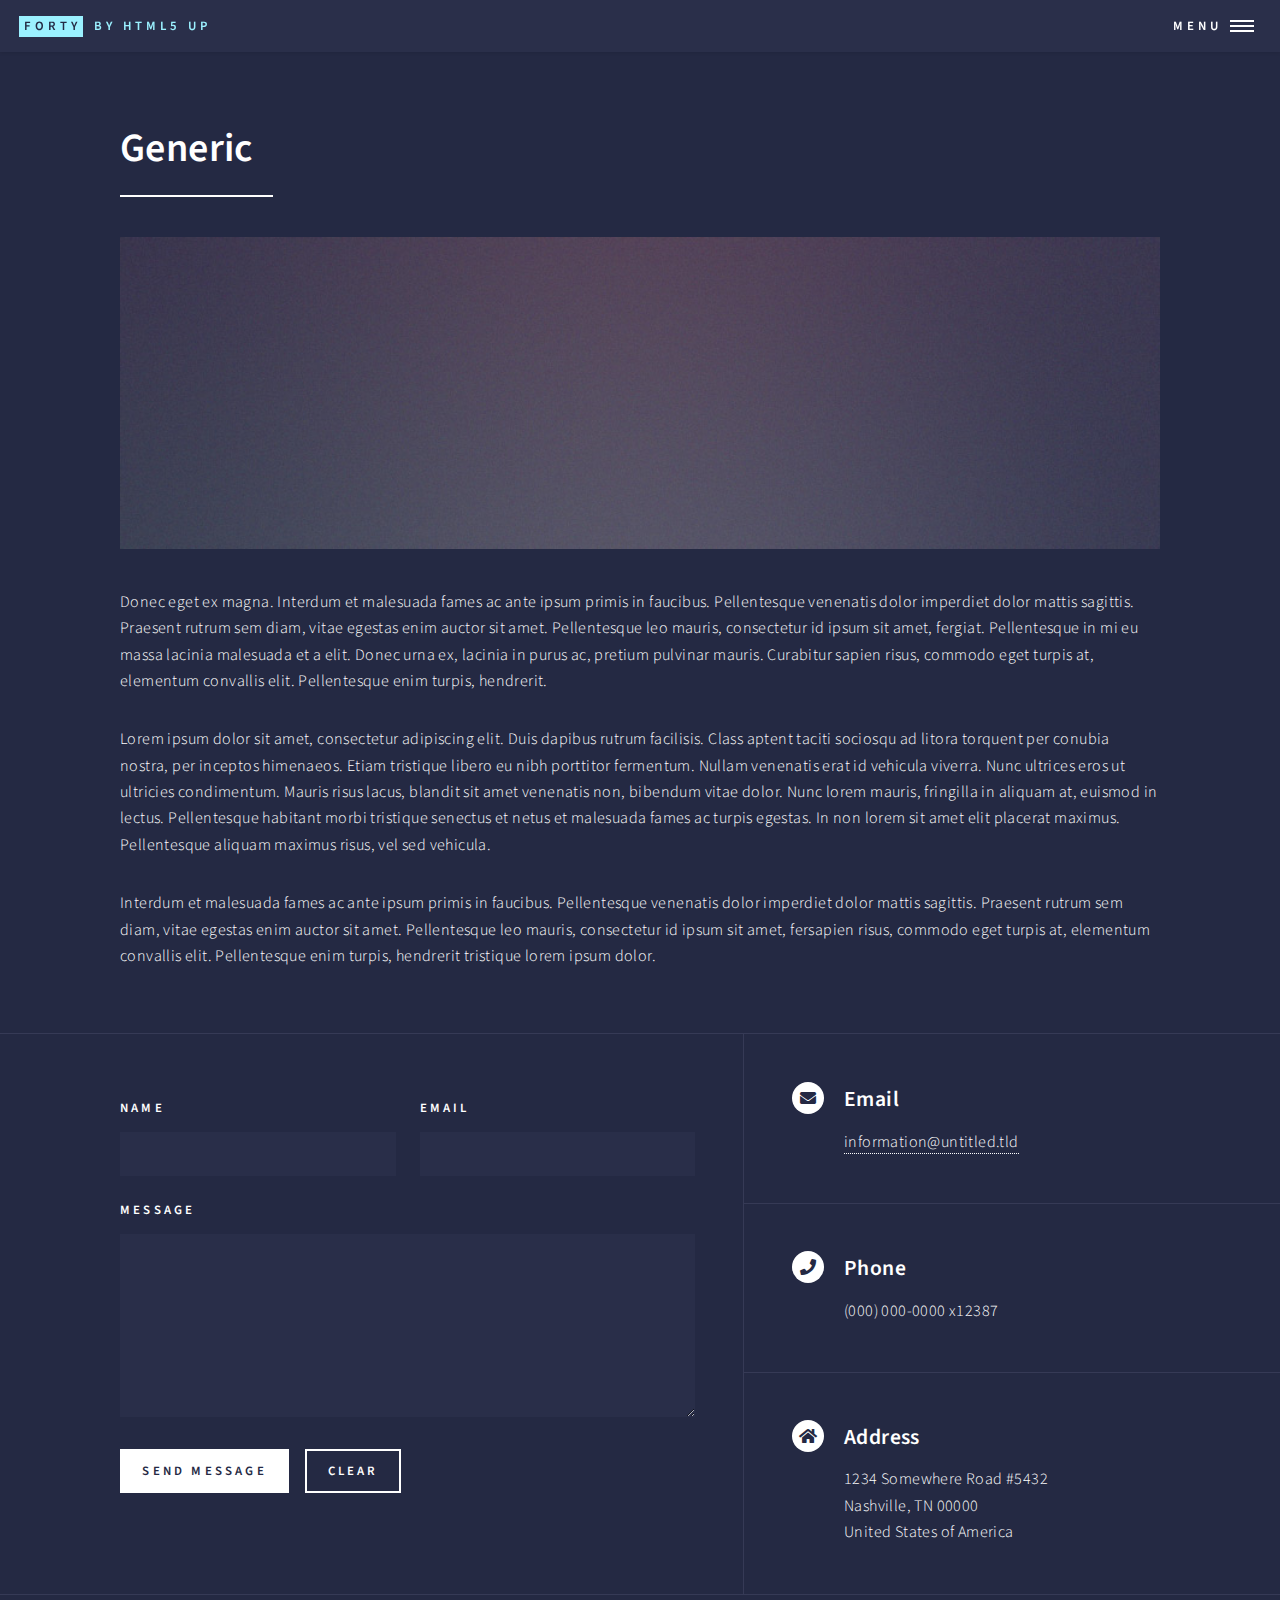
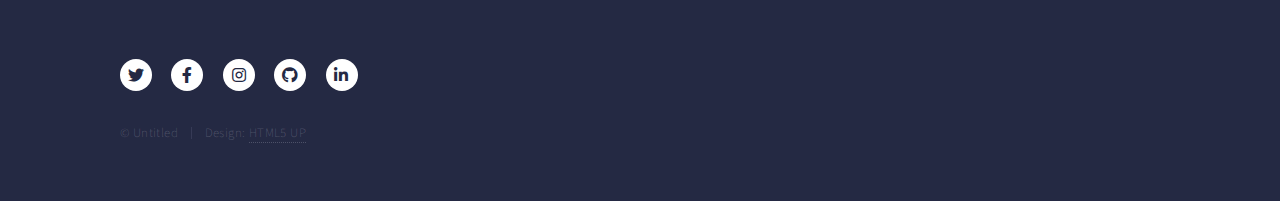
<file: generic.html>
<!DOCTYPE HTML>
<!--
	Forty by HTML5 UP
	html5up.net | @ajlkn
	Free for personal and commercial use under the CCA 3.0 license (html5up.net/license)
-->
<html>
	<head>
		<title>Generic - Forty by HTML5 UP</title>
		<meta charset="utf-8" />
		<meta name="viewport" content="width=device-width, initial-scale=1, user-scalable=no" />
		<link rel="stylesheet" href="assets/css/main.css" />
		<noscript><link rel="stylesheet" href="assets/css/noscript.css" /></noscript>
	</head>
	<body class="is-preload">

		<!-- Wrapper -->
			<div id="wrapper">

				<!-- Header -->
					<header id="header">
						<a href="index.html" class="logo"><strong>Forty</strong> <span>by HTML5 UP</span></a>
						<nav>
							<a href="#menu">Menu</a>
						</nav>
					</header>

				<!-- Menu -->
					<nav id="menu">
						<ul class="links">
							<li><a href="index.html">Home</a></li>
							<li><a href="landing.html">Landing</a></li>
							<li><a href="generic.html">Generic</a></li>
							<li><a href="elements.html">Elements</a></li>
						</ul>
						<ul class="actions stacked">
							<li><a href="#" class="button primary fit">Get Started</a></li>
							<li><a href="#" class="button fit">Log In</a></li>
						</ul>
					</nav>

				<!-- Main -->
					<div id="main" class="alt">

						<!-- One -->
							<section id="one">
								<div class="inner">
									<header class="major">
										<h1>Generic</h1>
									</header>
									<span class="image main"><img src="images/pic11.jpg" alt="" /></span>
									<p>Donec eget ex magna. Interdum et malesuada fames ac ante ipsum primis in faucibus. Pellentesque venenatis dolor imperdiet dolor mattis sagittis. Praesent rutrum sem diam, vitae egestas enim auctor sit amet. Pellentesque leo mauris, consectetur id ipsum sit amet, fergiat. Pellentesque in mi eu massa lacinia malesuada et a elit. Donec urna ex, lacinia in purus ac, pretium pulvinar mauris. Curabitur sapien risus, commodo eget turpis at, elementum convallis elit. Pellentesque enim turpis, hendrerit.</p>
									<p>Lorem ipsum dolor sit amet, consectetur adipiscing elit. Duis dapibus rutrum facilisis. Class aptent taciti sociosqu ad litora torquent per conubia nostra, per inceptos himenaeos. Etiam tristique libero eu nibh porttitor fermentum. Nullam venenatis erat id vehicula viverra. Nunc ultrices eros ut ultricies condimentum. Mauris risus lacus, blandit sit amet venenatis non, bibendum vitae dolor. Nunc lorem mauris, fringilla in aliquam at, euismod in lectus. Pellentesque habitant morbi tristique senectus et netus et malesuada fames ac turpis egestas. In non lorem sit amet elit placerat maximus. Pellentesque aliquam maximus risus, vel sed vehicula.</p>
									<p>Interdum et malesuada fames ac ante ipsum primis in faucibus. Pellentesque venenatis dolor imperdiet dolor mattis sagittis. Praesent rutrum sem diam, vitae egestas enim auctor sit amet. Pellentesque leo mauris, consectetur id ipsum sit amet, fersapien risus, commodo eget turpis at, elementum convallis elit. Pellentesque enim turpis, hendrerit tristique lorem ipsum dolor.</p>
								</div>
							</section>

					</div>

				<!-- Contact -->
					<section id="contact">
						<div class="inner">
							<section>
								<form method="post" action="#">
									<div class="fields">
										<div class="field half">
											<label for="name">Name</label>
											<input type="text" name="name" id="name" />
										</div>
										<div class="field half">
											<label for="email">Email</label>
											<input type="text" name="email" id="email" />
										</div>
										<div class="field">
											<label for="message">Message</label>
											<textarea name="message" id="message" rows="6"></textarea>
										</div>
									</div>
									<ul class="actions">
										<li><input type="submit" value="Send Message" class="primary" /></li>
										<li><input type="reset" value="Clear" /></li>
									</ul>
								</form>
							</section>
							<section class="split">
								<section>
									<div class="contact-method">
										<span class="icon solid alt fa-envelope"></span>
										<h3>Email</h3>
										<a href="#">information@untitled.tld</a>
									</div>
								</section>
								<section>
									<div class="contact-method">
										<span class="icon solid alt fa-phone"></span>
										<h3>Phone</h3>
										<span>(000) 000-0000 x12387</span>
									</div>
								</section>
								<section>
									<div class="contact-method">
										<span class="icon solid alt fa-home"></span>
										<h3>Address</h3>
										<span>1234 Somewhere Road #5432<br />
										Nashville, TN 00000<br />
										United States of America</span>
									</div>
								</section>
							</section>
						</div>
					</section>

				<!-- Footer -->
					<footer id="footer">
						<div class="inner">
							<ul class="icons">
								<li><a href="#" class="icon brands alt fa-twitter"><span class="label">Twitter</span></a></li>
								<li><a href="#" class="icon brands alt fa-facebook-f"><span class="label">Facebook</span></a></li>
								<li><a href="#" class="icon brands alt fa-instagram"><span class="label">Instagram</span></a></li>
								<li><a href="#" class="icon brands alt fa-github"><span class="label">GitHub</span></a></li>
								<li><a href="#" class="icon brands alt fa-linkedin-in"><span class="label">LinkedIn</span></a></li>
							</ul>
							<ul class="copyright">
								<li>&copy; Untitled</li><li>Design: <a href="https://html5up.net">HTML5 UP</a></li>
							</ul>
						</div>
					</footer>

			</div>

		<!-- Scripts -->
			<script src="assets/js/jquery.min.js"></script>
			<script src="assets/js/jquery.scrolly.min.js"></script>
			<script src="assets/js/jquery.scrollex.min.js"></script>
			<script src="assets/js/browser.min.js"></script>
			<script src="assets/js/breakpoints.min.js"></script>
			<script src="assets/js/util.js"></script>
			<script src="assets/js/main.js"></script>

	</body>
</html>
</file>
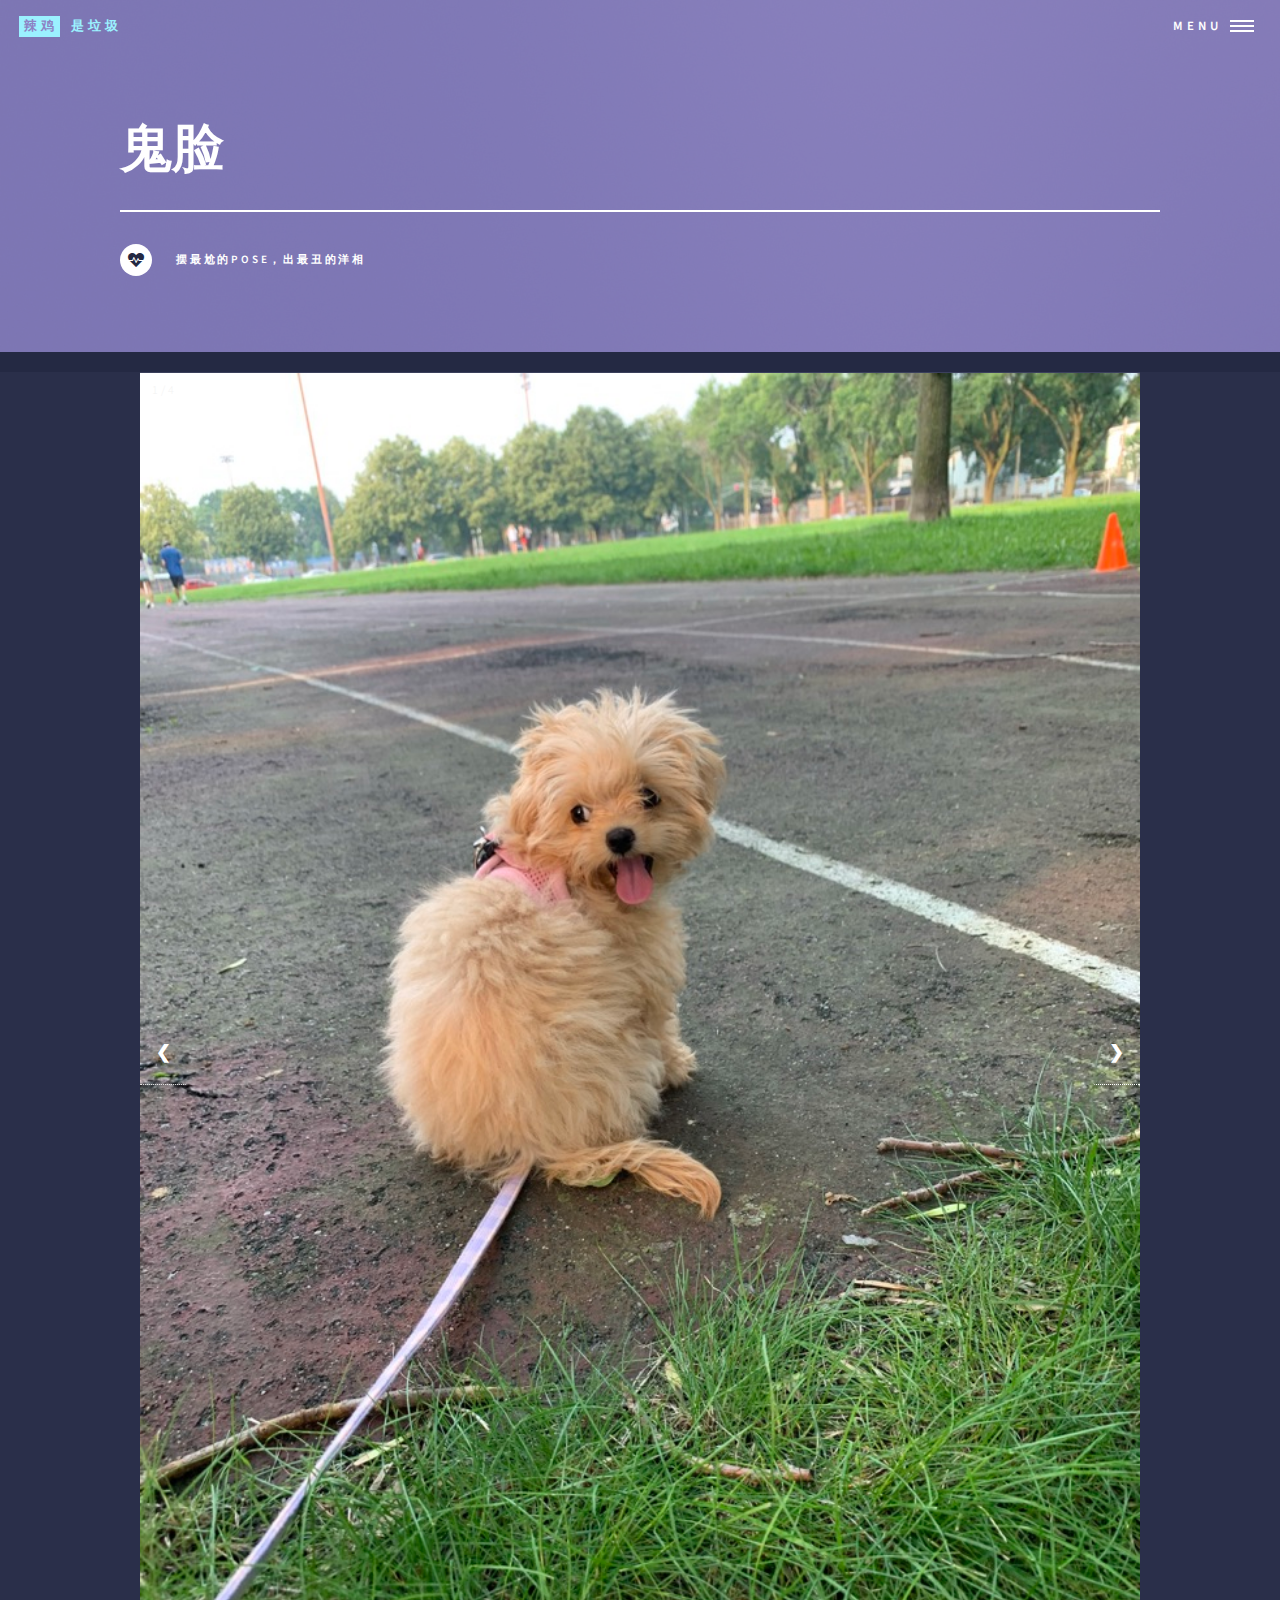
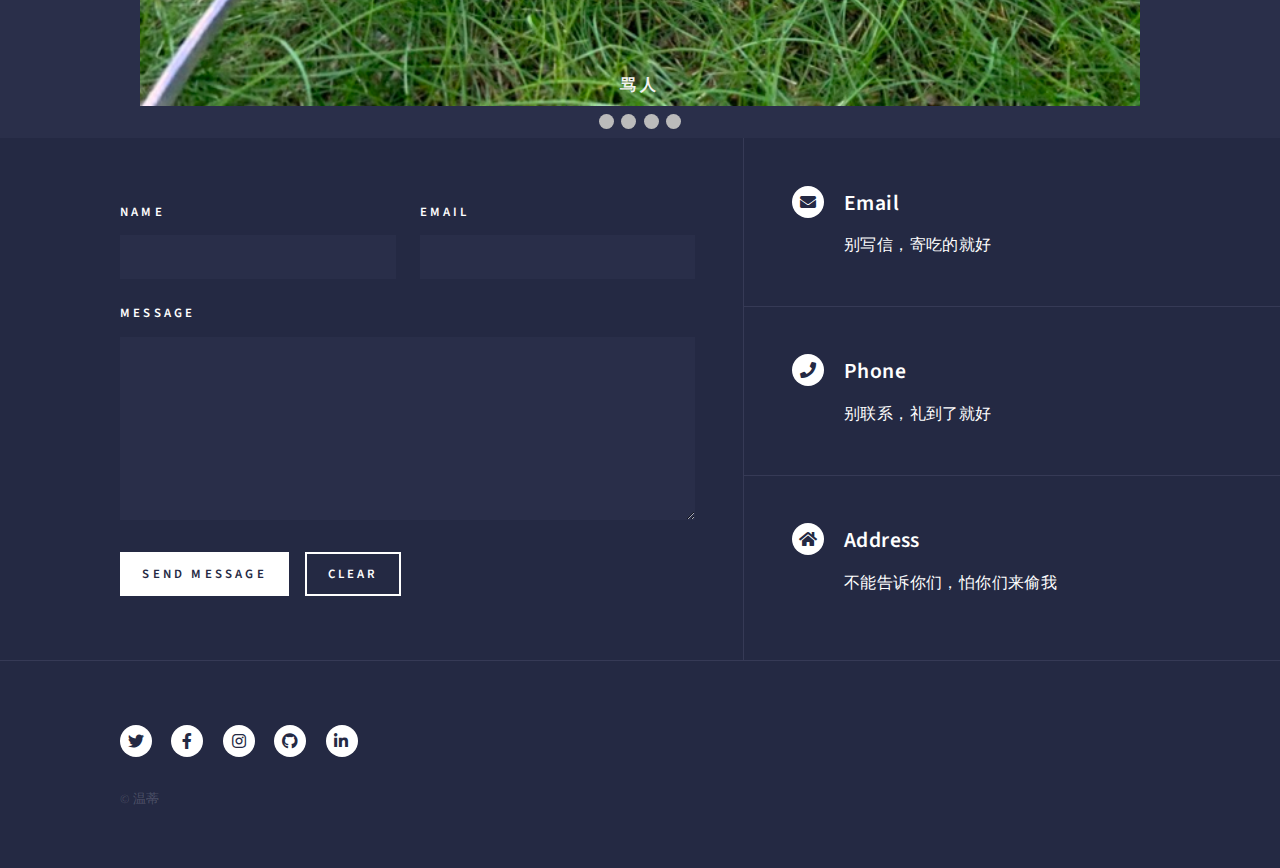
<file: guilian.html>
<!DOCTYPE HTML>
<!--
	Forty by HTML5 UP
	html5up.net | @ajlkn
	Free for personal and commercial use under the CCA 3.0 license (html5up.net/license)
-->
<html>
	<head>
		<title>Landing - 辣鸡是垃圾</title>
		<meta charset="utf-8" />
		<meta name="viewport" content="width=device-width, initial-scale=1, user-scalable=no" />
		<link rel="stylesheet" href="assets/css/main.css" />
		<noscript><link rel="stylesheet" href="assets/css/noscript.css" /></noscript>
	</head>
	<body class="is-preload">

		<!-- Wrapper -->
			<div id="wrapper">

				<!-- Header -->
				<!-- Note: The "styleN" class below should match that of the banner element. -->
					<header id="header" class="alt style2">
						<a href="index.html" class="logo"><strong>辣鸡</strong> <span>是垃圾</span></a>
						<nav>
							<a href="#menu">Menu</a>
						</nav>
					</header>

				<!-- Menu -->
					<nav id="menu">
						<ul class="links">
							<li><a href="index.html">Home</a></li>
							<li><a href="landing.html">Landing</a></li>
							<li><a href="generic.html">Generic</a></li>
							<li><a href="elements.html">Elements</a></li>
						</ul>
						<ul class="actions stacked">
							<li><a href="#" class="button primary fit">Get Started</a></li>
							<li><a href="#" class="button fit">Log In</a></li>
						</ul>
					</nav>

				<!-- Banner -->
				<!-- Note: The "styleN" class below should match that of the header element. -->
					<section id="banner" class="style2">
						<div class="inner">
							<span class="image">
								<img src="images/pic07.jpg" alt="" />
							</span>
							<header class="major">
								<h1>鬼脸</h1>
							</header>
							<div class="content">
								<span class="icon solid alt fa-heartbeat"></span>
								<p>摆最尬的pose，出最丑的洋相</p>
							</div>
						</div>
					</section>

                    <div id="main">
                        <!-- Slideshow container -->
                        <section id="one" class="spotlights">
                            <div id="slideshow" class="slideshow-container">

                                <!-- Full-width images with number and caption text -->
                                <div class="mySlides fade">
                                    <div class="numbertext">1 / 4</div>
                                    <img src="images/出洋相01.jpeg" style="width:100%">
                                    <div class="text">骂人</div>
                                </div>
                            
                                <div class="mySlides fade">
                                    <div class="numbertext">2 / 4</div>
                                    <img src="images/出洋相02.jpeg" style="width:100%">
                                    <div class="text">问候你</div>
                                </div>
                            
                                <div class="mySlides fade">
                                    <div class="numbertext">3 / 4</div>
                                    <img src="images/出洋相03.JPG" style="width:100%">
                                    <div class="text">尊重你</div>
                                </div>

                                <div class="mySlides fade">
                                    <div class="numbertext">4 / 4</div>
                                    <img src="images/贪吃04.jpeg" style="width:100%">
                                    <div class="text">尊重你</div>
                                </div>
                            
                                <!-- Next and previous buttons -->
                                <a class="prev" onclick="plusSlides(-1)">&#10094;</a>
                                <a class="next" onclick="plusSlides(1)">&#10095;</a>
                            </div>
                            <br>
                            
                            <!-- The dots/circles -->
                            <div id="slideshow-dot" style="text-align:center">
                                <span class="dot" onclick="currentSlide(1)"></span>
                                <span class="dot" onclick="currentSlide(2)"></span>
                                <span class="dot" onclick="currentSlide(3)"></span>
                                <span class="dot" onclick="currentSlide(4)"></span>
                            </div>
                        </section>

                    </div>

				<!-- Contact -->
				<section id="contact">
					<div class="inner">
						<section>
							<form method="post" action="#">
								<div class="fields">
									<div class="field half">
										<label for="name">Name</label>
										<input type="text" name="name" id="name" />
									</div>
									<div class="field half">
										<label for="email">Email</label>
										<input type="text" name="email" id="email" />
									</div>
									<div class="field">
										<label for="message">Message</label>
										<textarea name="message" id="message" rows="6"></textarea>
									</div>
								</div>
								<ul class="actions">
									<li><input type="submit" value="Send Message" class="primary" /></li>
									<li><input type="reset" value="Clear" /></li>
								</ul>
							</form>
						</section>
						<section class="split">
							<section>
								<div class="contact-method">
									<span class="icon solid alt fa-envelope"></span>
									<h3>Email</h3>
									<span>别写信，寄吃的就好</span>
								</div>
							</section>
							<section>
								<div class="contact-method">
									<span class="icon solid alt fa-phone"></span>
									<h3>Phone</h3>
									<span>别联系，礼到了就好</span>
								</div>
							</section>
							<section>
								<div class="contact-method">
									<span class="icon solid alt fa-home"></span>
									<h3>Address</h3>
									<span>不能告诉你们，怕你们来偷我</span>
								</div>
							</section>
						</section>
					</div>
				</section>

				<!-- Footer -->
					<footer id="footer">
						<div class="inner">
							<ul class="icons">
								<li><a href="#" class="icon brands alt fa-twitter"><span class="label">Twitter</span></a></li>
								<li><a href="#" class="icon brands alt fa-facebook-f"><span class="label">Facebook</span></a></li>
								<li><a href="#" class="icon brands alt fa-instagram"><span class="label">Instagram</span></a></li>
								<li><a href="#" class="icon brands alt fa-github"><span class="label">GitHub</span></a></li>
								<li><a href="#" class="icon brands alt fa-linkedin-in"><span class="label">LinkedIn</span></a></li>
							</ul>
							<ul class="copyright">
								<li>&copy; 温蒂</li>
							</ul>
						</div>
					</footer>

			</div>

		<!-- Scripts -->
			<script src="assets/js/jquery.min.js"></script>
			<script src="assets/js/jquery.scrolly.min.js"></script>
			<script src="assets/js/jquery.scrollex.min.js"></script>
			<script src="assets/js/browser.min.js"></script>
			<script src="assets/js/breakpoints.min.js"></script>
			<script src="assets/js/util.js"></script>
			<script src="assets/js/main.js"></script>
            <script src="assets/js/slideshow.js"></script>

	</body>
</html>
</file>
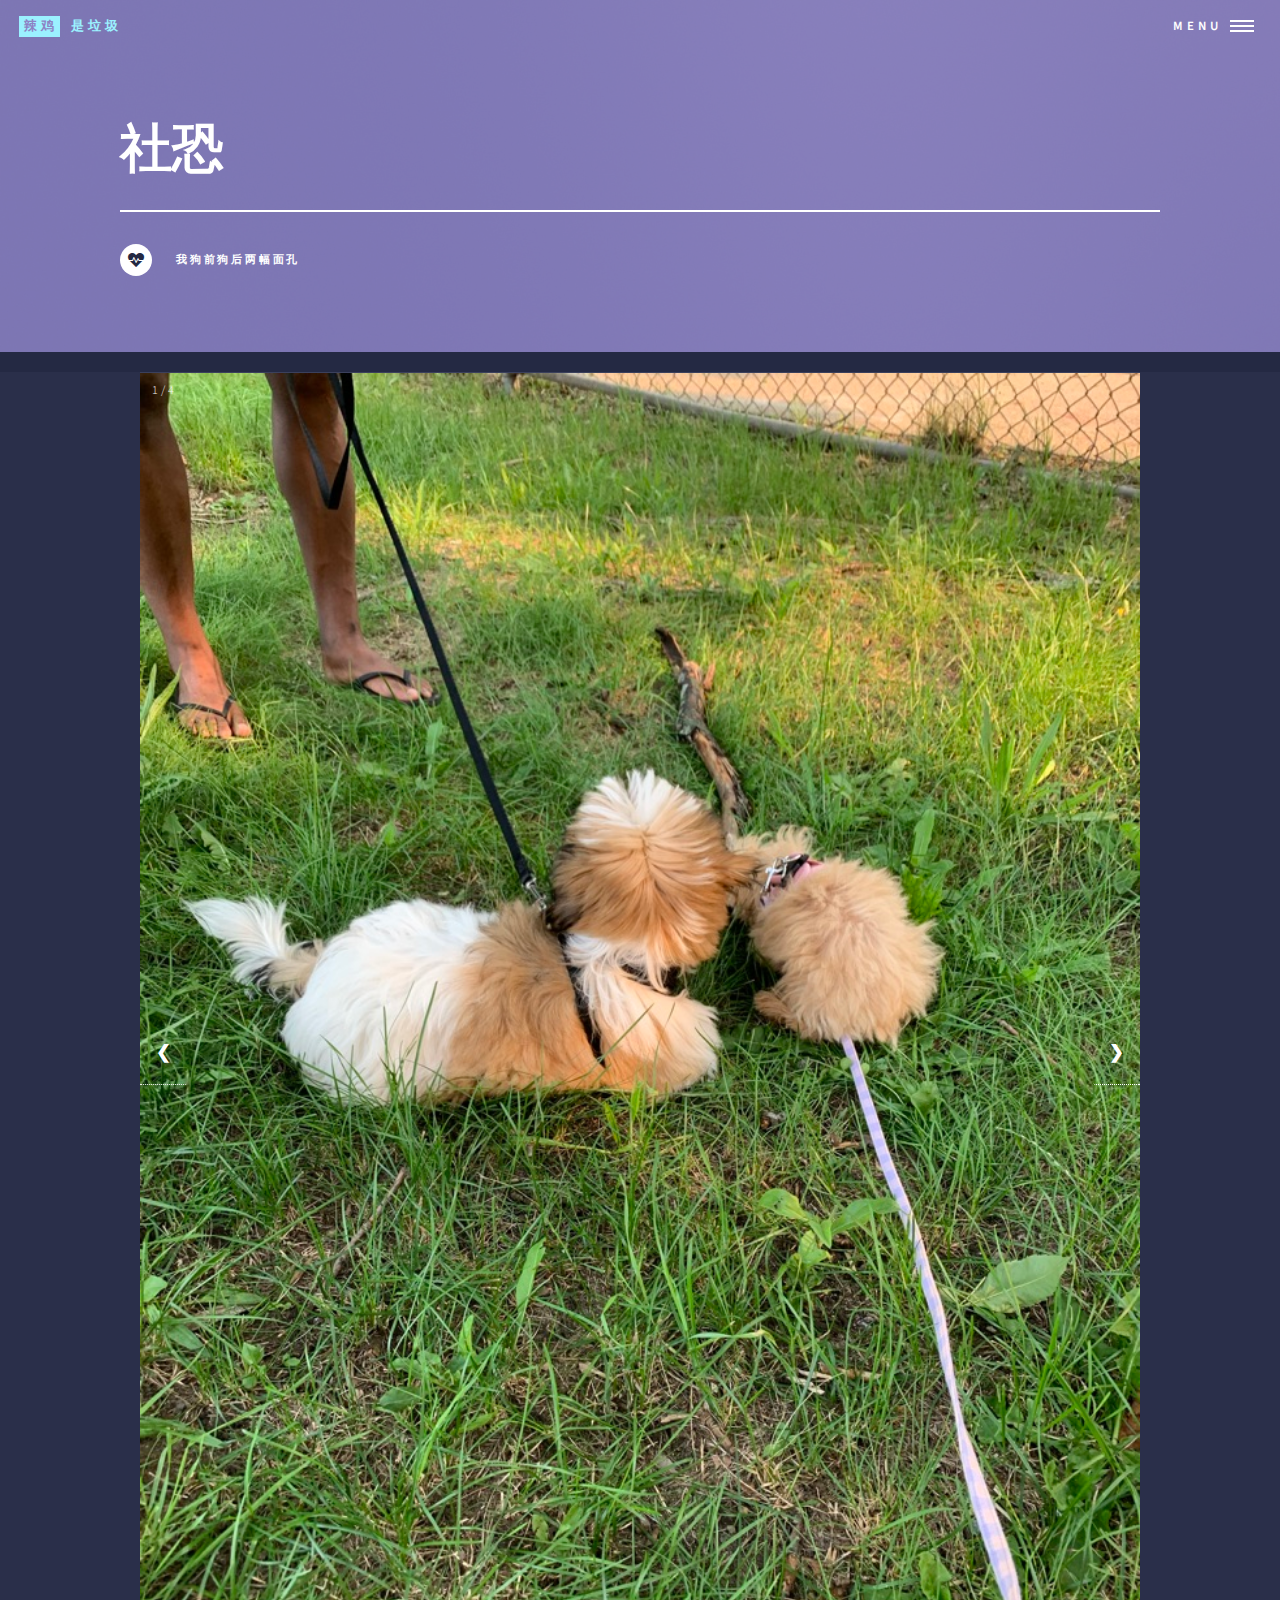
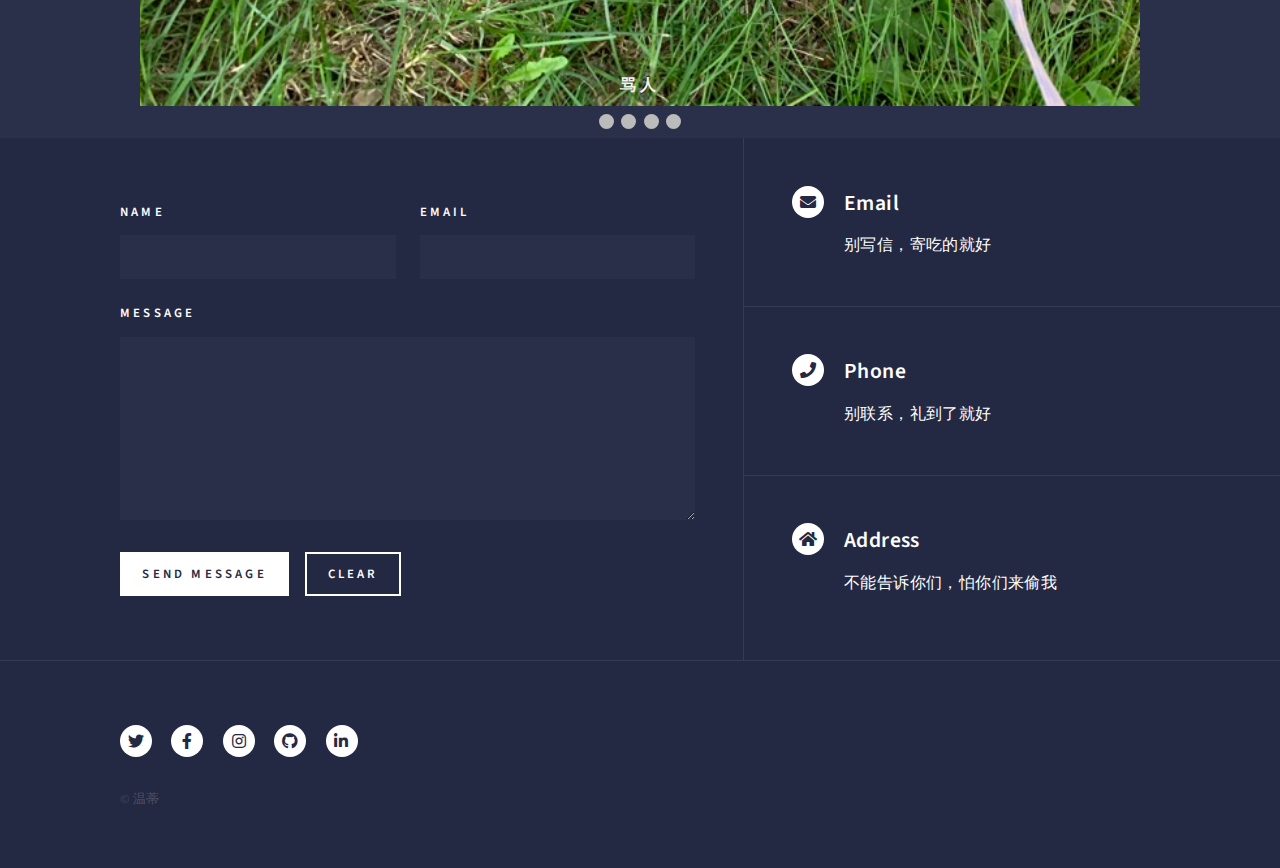
<file: jiaoyou.html>
<!DOCTYPE HTML>
<!--
	Forty by HTML5 UP
	html5up.net | @ajlkn
	Free for personal and commercial use under the CCA 3.0 license (html5up.net/license)
-->
<html>
	<head>
		<title>Landing - 辣鸡是垃圾</title>
		<meta charset="utf-8" />
		<meta name="viewport" content="width=device-width, initial-scale=1, user-scalable=no" />
		<link rel="stylesheet" href="assets/css/main.css" />
		<noscript><link rel="stylesheet" href="assets/css/noscript.css" /></noscript>
	</head>
	<body class="is-preload">

		<!-- Wrapper -->
			<div id="wrapper">

				<!-- Header -->
				<!-- Note: The "styleN" class below should match that of the banner element. -->
					<header id="header" class="alt style2">
						<a href="index.html" class="logo"><strong>辣鸡</strong> <span>是垃圾</span></a>
						<nav>
							<a href="#menu">Menu</a>
						</nav>
					</header>

				<!-- Menu -->
					<nav id="menu">
						<ul class="links">
							<li><a href="index.html">Home</a></li>
							<li><a href="landing.html">Landing</a></li>
							<li><a href="generic.html">Generic</a></li>
							<li><a href="elements.html">Elements</a></li>
						</ul>
						<ul class="actions stacked">
							<li><a href="#" class="button primary fit">Get Started</a></li>
							<li><a href="#" class="button fit">Log In</a></li>
						</ul>
					</nav>

				<!-- Banner -->
				<!-- Note: The "styleN" class below should match that of the header element. -->
					<section id="banner" class="style2">
						<div class="inner">
							<span class="image">
								<img src="images/pic07.jpg" alt="" />
							</span>
							<header class="major">
								<h1>社恐</h1>
							</header>
							<div class="content">
								<span class="icon solid alt fa-heartbeat"></span>
								<p>我狗前狗后两幅面孔</p>
							</div>
						</div>
					</section>

                    <div id="main">
                        <!-- Slideshow container -->
                        <section id="one" class="spotlights">
                            <div id="slideshow" class="slideshow-container">

                                <!-- Full-width images with number and caption text -->
                                <div class="mySlides fade">
                                    <div class="numbertext">1 / 4</div>
                                    <img src="images/社恐01.jpeg" style="width:100%">
                                    <div class="text">骂人</div>
                                </div>
                            
                                <div class="mySlides fade">
                                    <div class="numbertext">2 / 4</div>
                                    <img src="images/社恐02.jpeg" style="width:100%">
                                    <div class="text">问候你</div>
                                </div>
                            
                                <div class="mySlides fade">
                                    <div class="numbertext">3 / 4</div>
                                    <img src="images/贪吃03.JPG" style="width:100%">
                                    <div class="text">尊重你</div>
                                </div>

                                <div class="mySlides fade">
                                    <div class="numbertext">4 / 4</div>
                                    <img src="images/贪吃04.jpeg" style="width:100%">
                                    <div class="text">尊重你</div>
                                </div>
                            
                                <!-- Next and previous buttons -->
                                <a class="prev" onclick="plusSlides(-1)">&#10094;</a>
                                <a class="next" onclick="plusSlides(1)">&#10095;</a>
                            </div>
                            <br>
                            
                            <!-- The dots/circles -->
                            <div id="slideshow-dot" style="text-align:center">
                                <span class="dot" onclick="currentSlide(1)"></span>
                                <span class="dot" onclick="currentSlide(2)"></span>
                                <span class="dot" onclick="currentSlide(3)"></span>
                                <span class="dot" onclick="currentSlide(4)"></span>
                            </div>
                        </section>

                    </div>

				<!-- Contact -->
				<section id="contact">
					<div class="inner">
						<section>
							<form method="post" action="#">
								<div class="fields">
									<div class="field half">
										<label for="name">Name</label>
										<input type="text" name="name" id="name" />
									</div>
									<div class="field half">
										<label for="email">Email</label>
										<input type="text" name="email" id="email" />
									</div>
									<div class="field">
										<label for="message">Message</label>
										<textarea name="message" id="message" rows="6"></textarea>
									</div>
								</div>
								<ul class="actions">
									<li><input type="submit" value="Send Message" class="primary" /></li>
									<li><input type="reset" value="Clear" /></li>
								</ul>
							</form>
						</section>
						<section class="split">
							<section>
								<div class="contact-method">
									<span class="icon solid alt fa-envelope"></span>
									<h3>Email</h3>
									<span>别写信，寄吃的就好</span>
								</div>
							</section>
							<section>
								<div class="contact-method">
									<span class="icon solid alt fa-phone"></span>
									<h3>Phone</h3>
									<span>别联系，礼到了就好</span>
								</div>
							</section>
							<section>
								<div class="contact-method">
									<span class="icon solid alt fa-home"></span>
									<h3>Address</h3>
									<span>不能告诉你们，怕你们来偷我</span>
								</div>
							</section>
						</section>
					</div>
				</section>

				<!-- Footer -->
					<footer id="footer">
						<div class="inner">
							<ul class="icons">
								<li><a href="#" class="icon brands alt fa-twitter"><span class="label">Twitter</span></a></li>
								<li><a href="#" class="icon brands alt fa-facebook-f"><span class="label">Facebook</span></a></li>
								<li><a href="#" class="icon brands alt fa-instagram"><span class="label">Instagram</span></a></li>
								<li><a href="#" class="icon brands alt fa-github"><span class="label">GitHub</span></a></li>
								<li><a href="#" class="icon brands alt fa-linkedin-in"><span class="label">LinkedIn</span></a></li>
							</ul>
							<ul class="copyright">
								<li>&copy; 温蒂</li>
							</ul>
						</div>
					</footer>

			</div>

		<!-- Scripts -->
			<script src="assets/js/jquery.min.js"></script>
			<script src="assets/js/jquery.scrolly.min.js"></script>
			<script src="assets/js/jquery.scrollex.min.js"></script>
			<script src="assets/js/browser.min.js"></script>
			<script src="assets/js/breakpoints.min.js"></script>
			<script src="assets/js/util.js"></script>
			<script src="assets/js/main.js"></script>
            <script src="assets/js/slideshow.js"></script>

	</body>
</html>
</file>
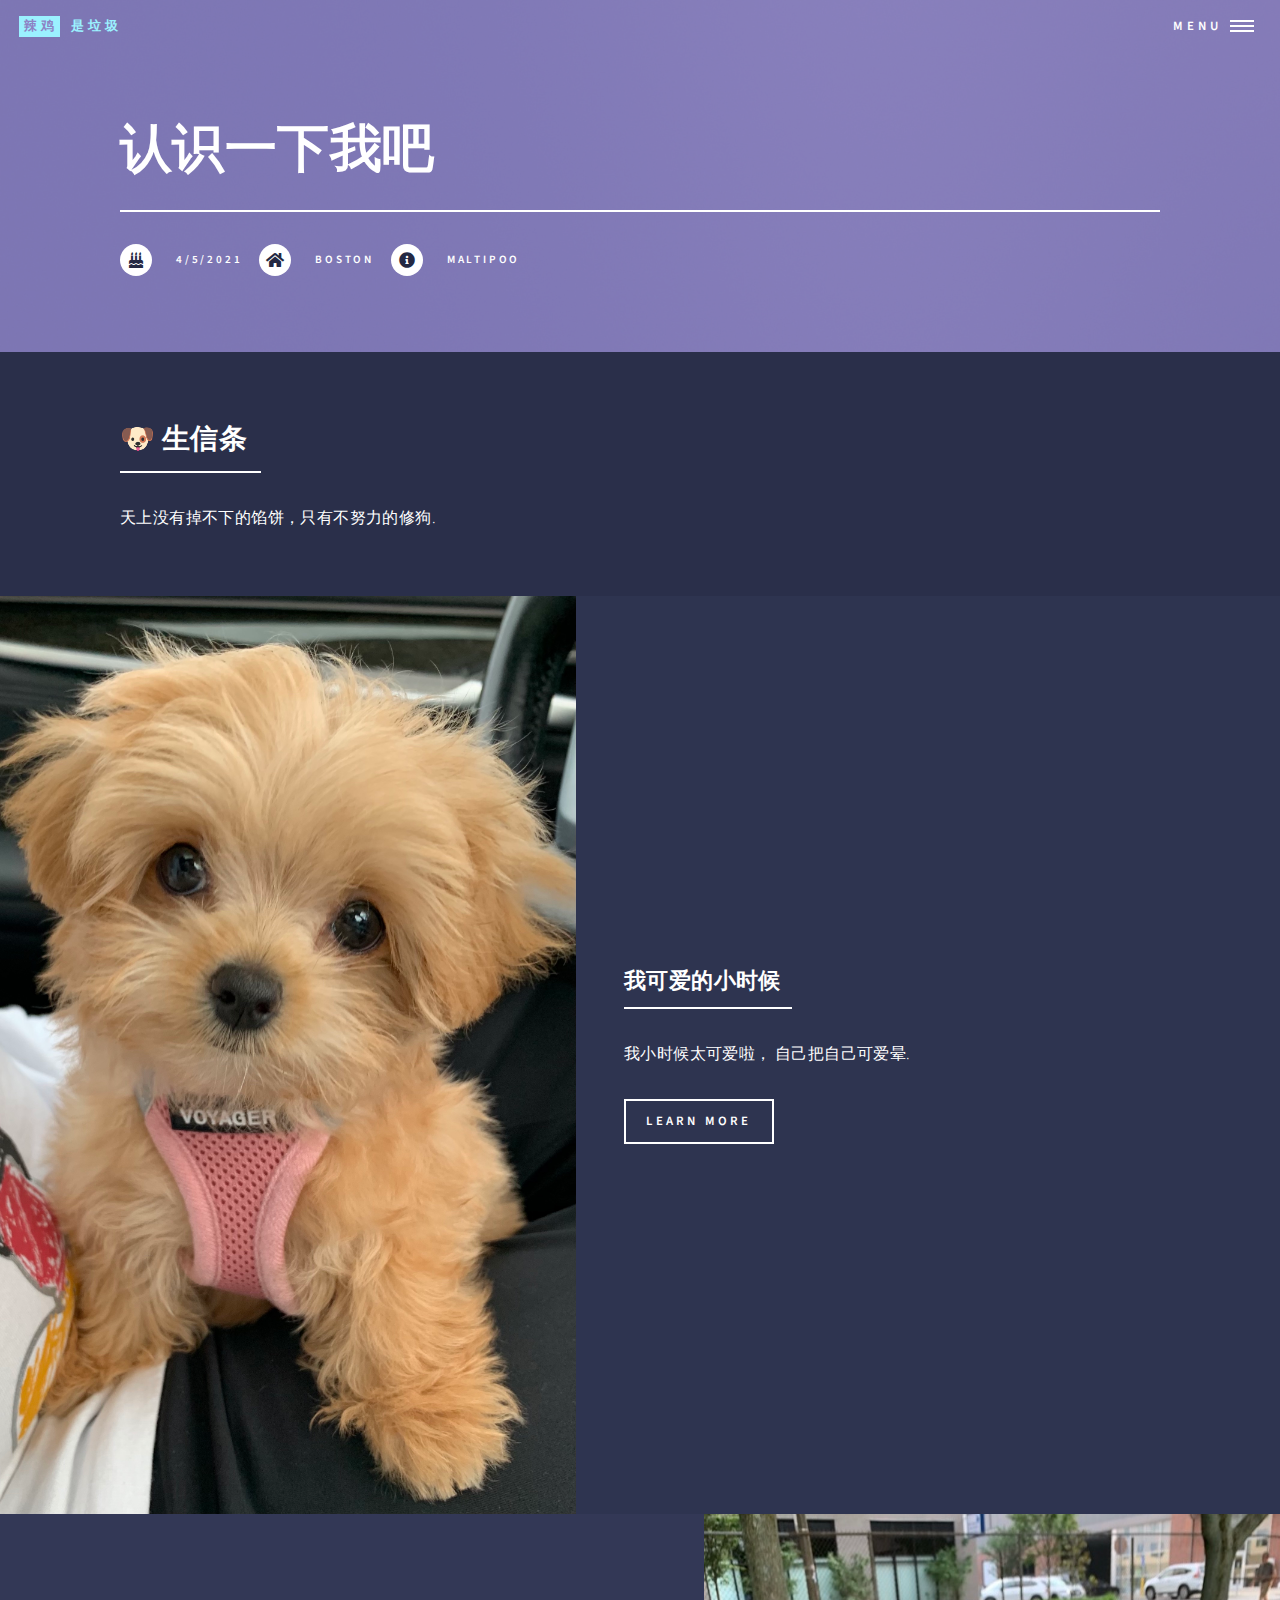
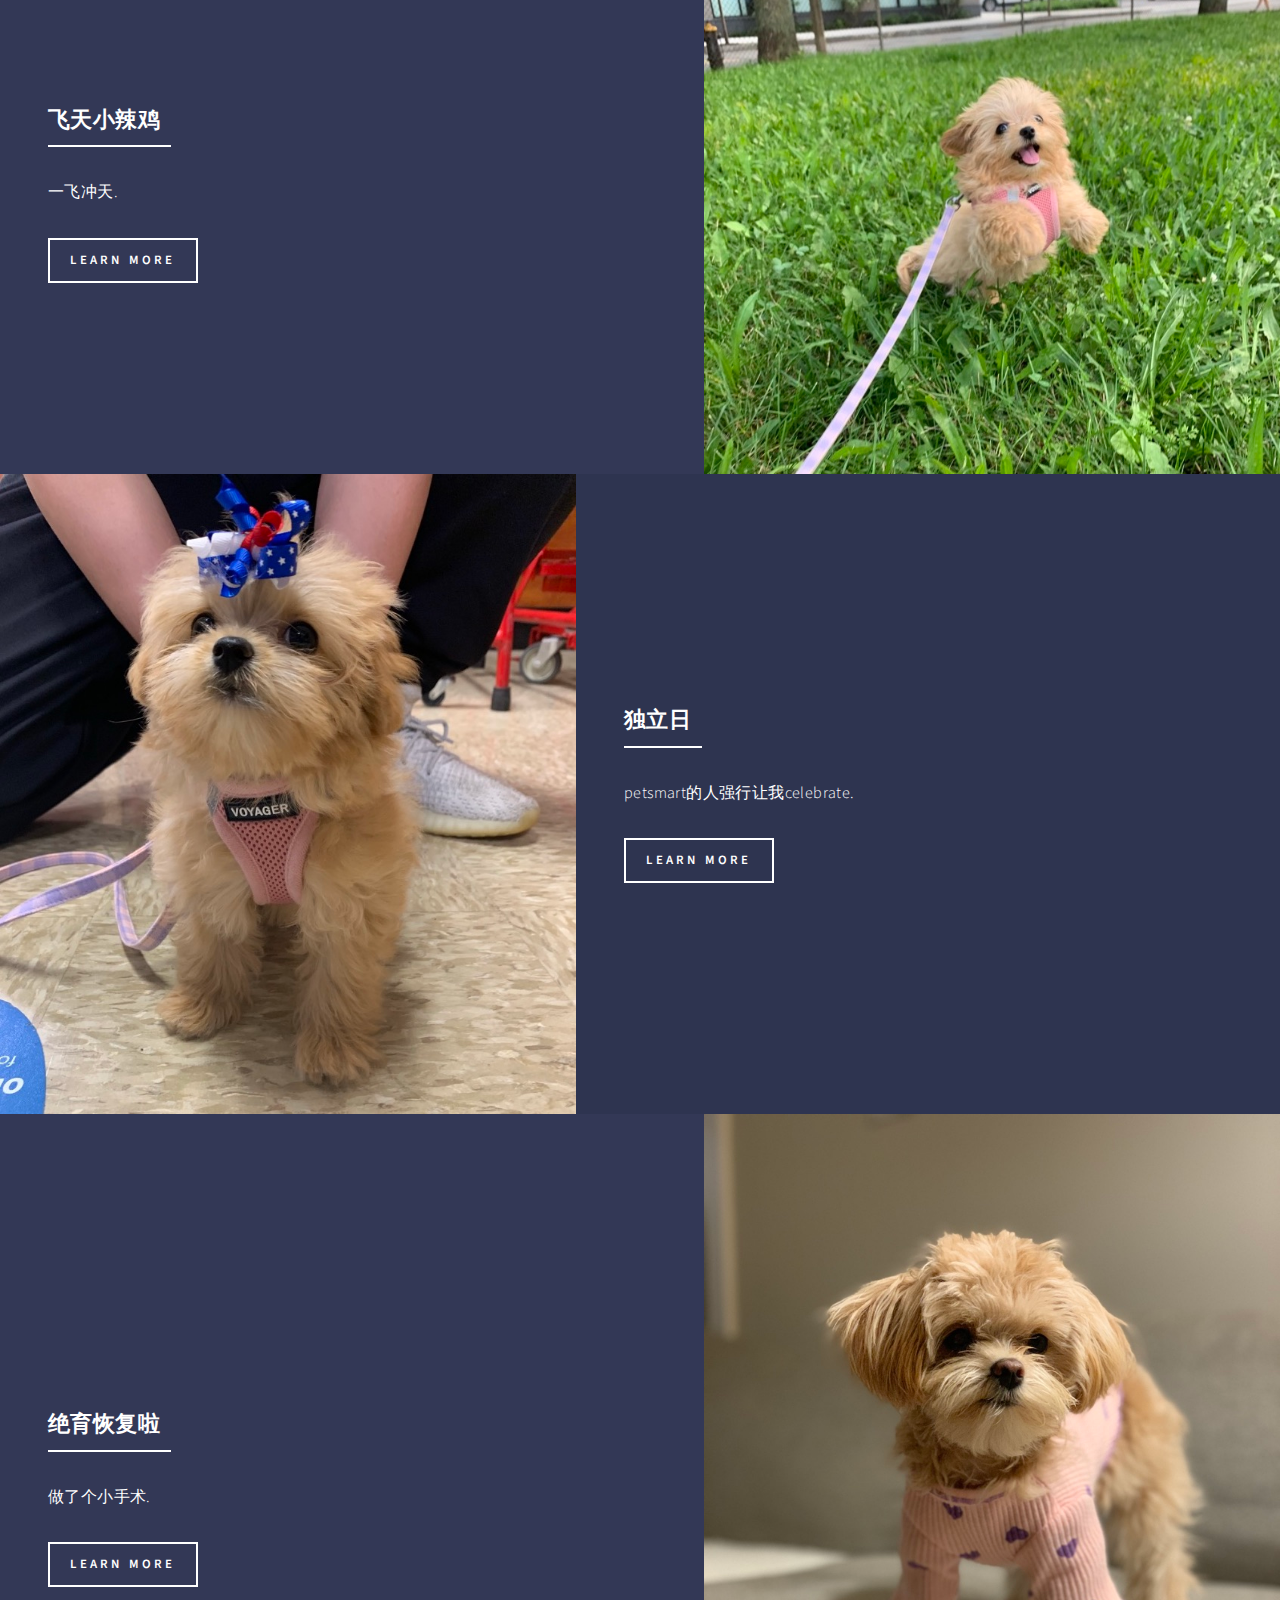
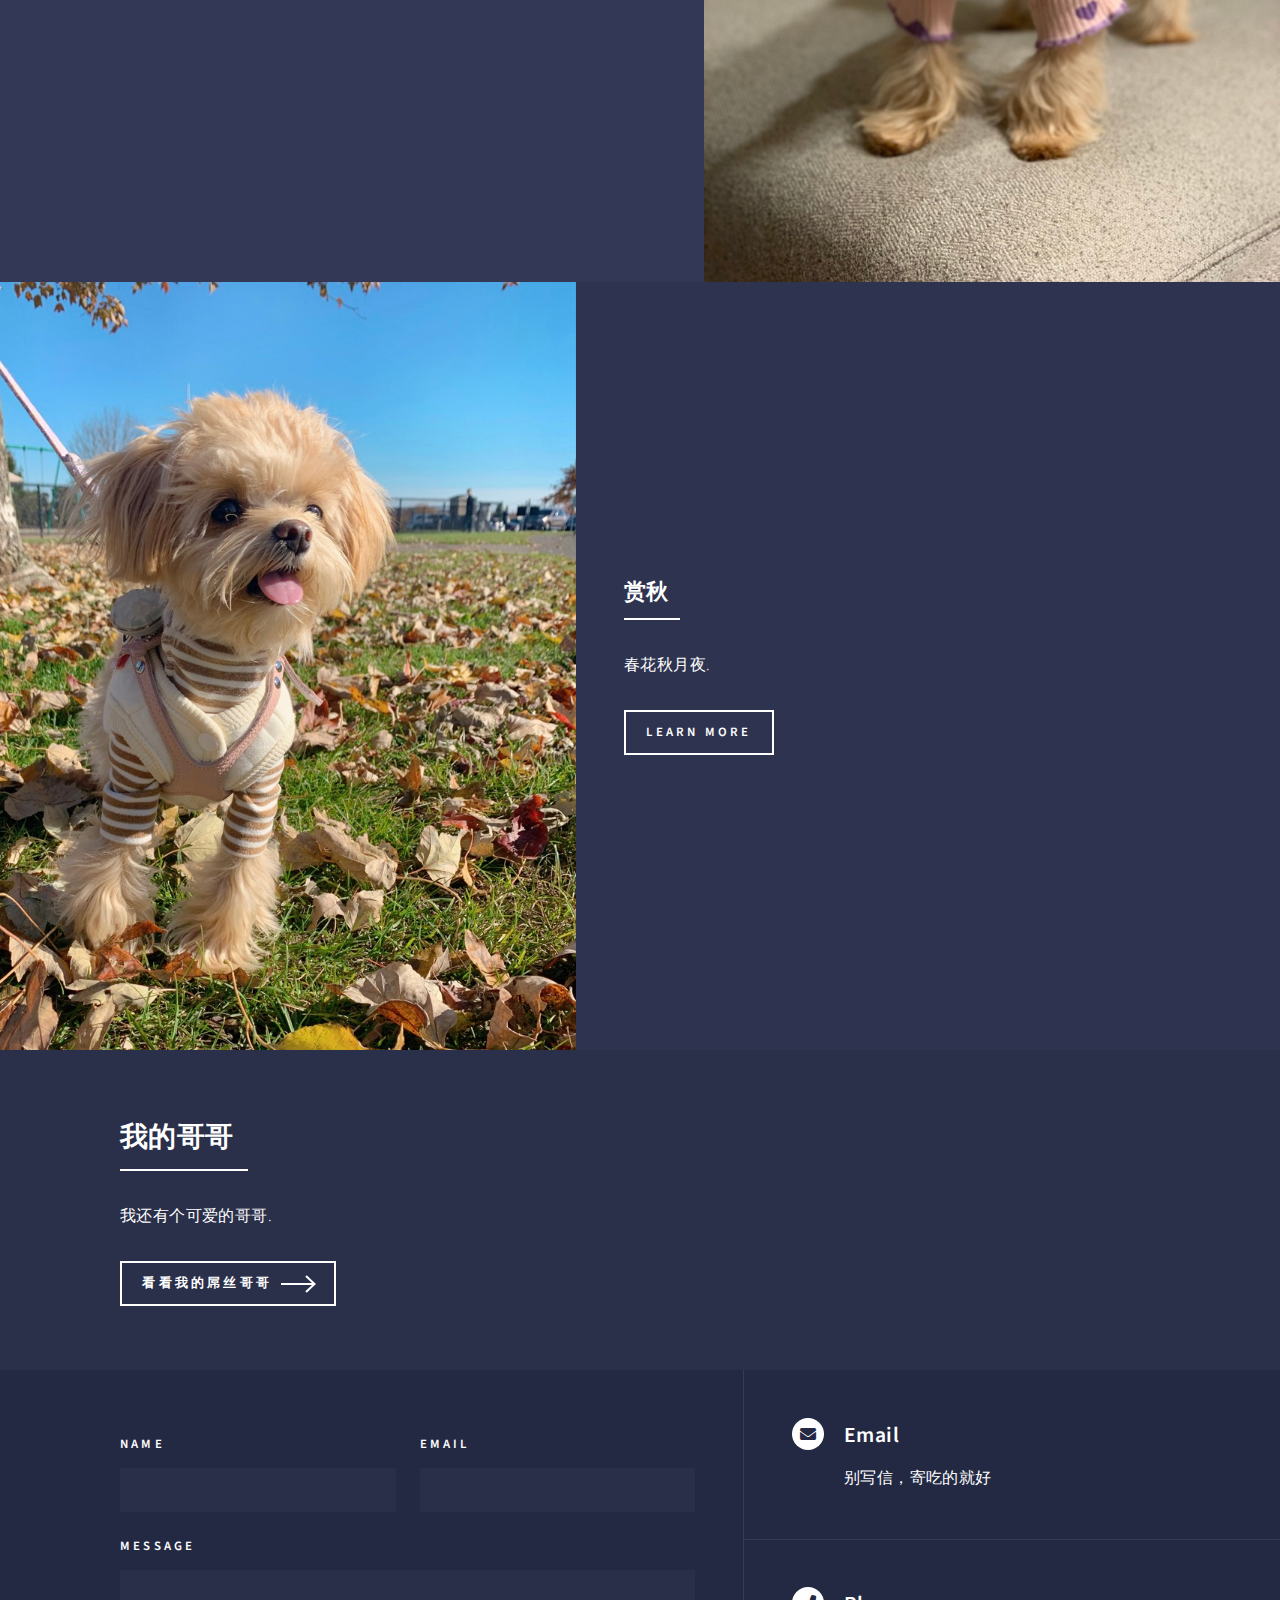
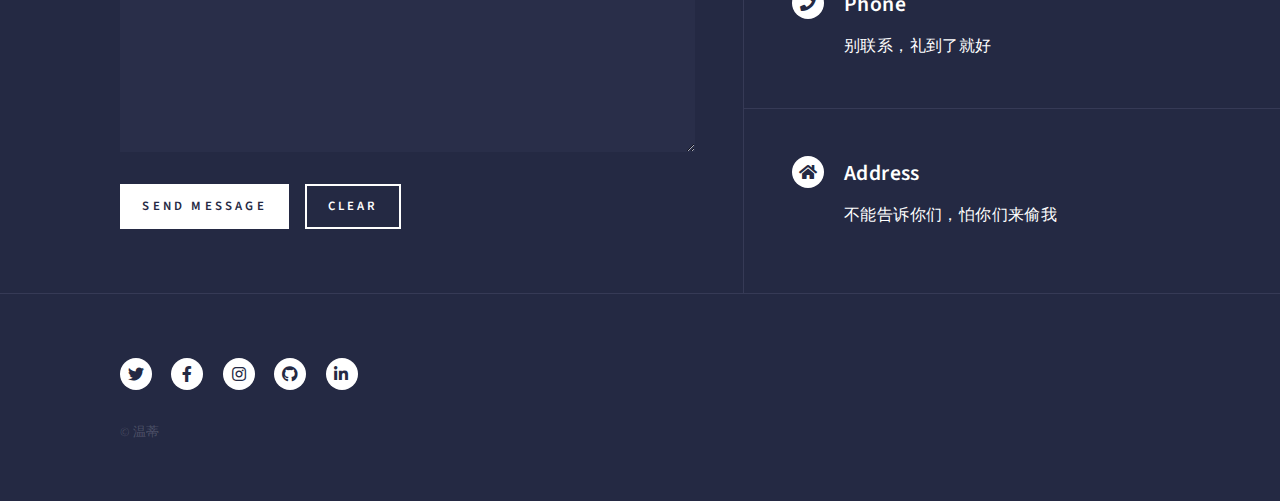
<file: landing.html>
<!DOCTYPE HTML>
<!--
	Forty by HTML5 UP
	html5up.net | @ajlkn
	Free for personal and commercial use under the CCA 3.0 license (html5up.net/license)
-->
<html>
	<head>
		<title>Landing - 辣鸡是垃圾</title>
		<meta charset="utf-8" />
		<meta name="viewport" content="width=device-width, initial-scale=1, user-scalable=no" />
		<link rel="stylesheet" href="assets/css/main.css" />
		<noscript><link rel="stylesheet" href="assets/css/noscript.css" /></noscript>
	</head>
	<body class="is-preload">

		<!-- Wrapper -->
			<div id="wrapper">

				<!-- Header -->
				<!-- Note: The "styleN" class below should match that of the banner element. -->
					<header id="header" class="alt style2">
						<a href="index.html" class="logo"><strong>辣鸡</strong> <span>是垃圾</span></a>
						<nav>
							<a href="#menu">Menu</a>
						</nav>
					</header>

				<!-- Menu -->
					<nav id="menu">
						<ul class="links">
							<li><a href="index.html">Home</a></li>
							<li><a href="landing.html">Landing</a></li>
							<li><a href="generic.html">Generic</a></li>
							<li><a href="elements.html">Elements</a></li>
						</ul>
						<ul class="actions stacked">
							<li><a href="#" class="button primary fit">Get Started</a></li>
							<li><a href="#" class="button fit">Log In</a></li>
						</ul>
					</nav>

				<!-- Banner -->
				<!-- Note: The "styleN" class below should match that of the header element. -->
					<section id="banner" class="style2">
						<div class="inner">
							<span class="image">
								<img src="images/pic07.jpg" alt="" />
							</span>
							<header class="major">
								<h1>认识一下我吧</h1>
							</header>
							<div class="content">
								<span class="icon solid alt fa-birthday-cake"></span>
								<p>4/5/2021</p>
								<br />
								<span class="icon solid alt fa-home"></span>
								<p>boston</p>
								<span class="icon solid alt fa-info-circle"></span>
								<p>maltipoo</p>
							</div>
						</div>
					</section>

				<!-- Main -->
					<div id="main">

						<!-- One -->
							<section id="one">
								<div class="inner">
									<header class="major">
										<h2>🐶 生信条</h2>
									</header>
									<p>天上没有掉不下的馅饼，只有不努力的修狗.</p>
								</div>
							</section>

						<!-- Two -->
							<section id="two" class="spotlights">
								<section>
									<a href="generic.html" class="image">
										<img src="images/小时候.jpg" alt="" data-position="center center" />
									</a>
									<div class="content">
										<div class="inner">
											<header class="major">
												<h3>我可爱的小时候</h3>
											</header>
											<p>我小时候太可爱啦， 自己把自己可爱晕.</p>
											<ul class="actions">
												<li><a href="generic.html" class="button">Learn more</a></li>
											</ul>
										</div>
									</div>
								</section>
								<section>
									<a href="generic.html" class="image">
										<img src="images/飞天小辣鸡.jpeg" alt="" data-position="top center" />
									</a>
									<div class="content">
										<div class="inner">
											<header class="major">
												<h3>飞天小辣鸡</h3>
											</header>
											<p>一飞冲天.</p>
											<ul class="actions">
												<li><a href="generic.html" class="button">Learn more</a></li>
											</ul>
										</div>
									</div>
								</section>
								<section>
									<a href="generic.html" class="image">
										<img src="images/节日.jpeg" alt="" data-position="25% 25%" />
									</a>
									<div class="content">
										<div class="inner">
											<header class="major">
												<h3>独立日</h3>
											</header>
											<p>petsmart的人强行让我celebrate.</p>
											<ul class="actions">
												<li><a href="generic.html" class="button">Learn more</a></li>
											</ul>
										</div>
									</div>
								</section>
								<section>
									<a href="generic.html" class="image">
										<img src="images/绝育恢复.jpeg" alt="" data-position="25% 25%" />
									</a>
									<div class="content">
										<div class="inner">
											<header class="major">
												<h3>绝育恢复啦</h3>
											</header>
											<p>做了个小手术.</p>
											<ul class="actions">
												<li><a href="generic.html" class="button">Learn more</a></li>
											</ul>
										</div>
									</div>
								</section>
								<section>
									<a href="generic.html" class="image">
										<img src="images/秋天落叶.jpeg" alt="" data-position="25% 25%" />
									</a>
									<div class="content">
										<div class="inner">
											<header class="major">
												<h3>赏秋</h3>
											</header>
											<p>春花秋月夜.</p>
											<ul class="actions">
												<li><a href="generic.html" class="button">Learn more</a></li>
											</ul>
										</div>
									</div>
								</section>
							</section>

						<!-- Three -->
							<section id="three">
								<div class="inner">
									<header class="major">
										<h2>我的哥哥</h2>
									</header>
									<p>我还有个可爱的哥哥.</p>
									<ul class="actions">
										<li><a href="brother.html" class="button next">看看我的屌丝哥哥</a></li>
									</ul>
								</div>
							</section>

					</div>
				<!-- Contact -->
				<section id="contact">
					<div class="inner">
						<section>
							<form method="post" action="#">
								<div class="fields">
									<div class="field half">
										<label for="name">Name</label>
										<input type="text" name="name" id="name" />
									</div>
									<div class="field half">
										<label for="email">Email</label>
										<input type="text" name="email" id="email" />
									</div>
									<div class="field">
										<label for="message">Message</label>
										<textarea name="message" id="message" rows="6"></textarea>
									</div>
								</div>
								<ul class="actions">
									<li><input type="submit" value="Send Message" class="primary" /></li>
									<li><input type="reset" value="Clear" /></li>
								</ul>
							</form>
						</section>
						<section class="split">
							<section>
								<div class="contact-method">
									<span class="icon solid alt fa-envelope"></span>
									<h3>Email</h3>
									<span>别写信，寄吃的就好</span>
								</div>
							</section>
							<section>
								<div class="contact-method">
									<span class="icon solid alt fa-phone"></span>
									<h3>Phone</h3>
									<span>别联系，礼到了就好</span>
								</div>
							</section>
							<section>
								<div class="contact-method">
									<span class="icon solid alt fa-home"></span>
									<h3>Address</h3>
									<span>不能告诉你们，怕你们来偷我</span>
								</div>
							</section>
						</section>
					</div>
				</section>

				<!-- Footer -->
					<footer id="footer">
						<div class="inner">
							<ul class="icons">
								<li><a href="#" class="icon brands alt fa-twitter"><span class="label">Twitter</span></a></li>
								<li><a href="#" class="icon brands alt fa-facebook-f"><span class="label">Facebook</span></a></li>
								<li><a href="#" class="icon brands alt fa-instagram"><span class="label">Instagram</span></a></li>
								<li><a href="#" class="icon brands alt fa-github"><span class="label">GitHub</span></a></li>
								<li><a href="#" class="icon brands alt fa-linkedin-in"><span class="label">LinkedIn</span></a></li>
							</ul>
							<ul class="copyright">
								<li>&copy; 温蒂</li>
							</ul>
						</div>
					</footer>

			</div>

		<!-- Scripts -->
			<script src="assets/js/jquery.min.js"></script>
			<script src="assets/js/jquery.scrolly.min.js"></script>
			<script src="assets/js/jquery.scrollex.min.js"></script>
			<script src="assets/js/browser.min.js"></script>
			<script src="assets/js/breakpoints.min.js"></script>
			<script src="assets/js/util.js"></script>
			<script src="assets/js/main.js"></script>

	</body>
</html>
</file>
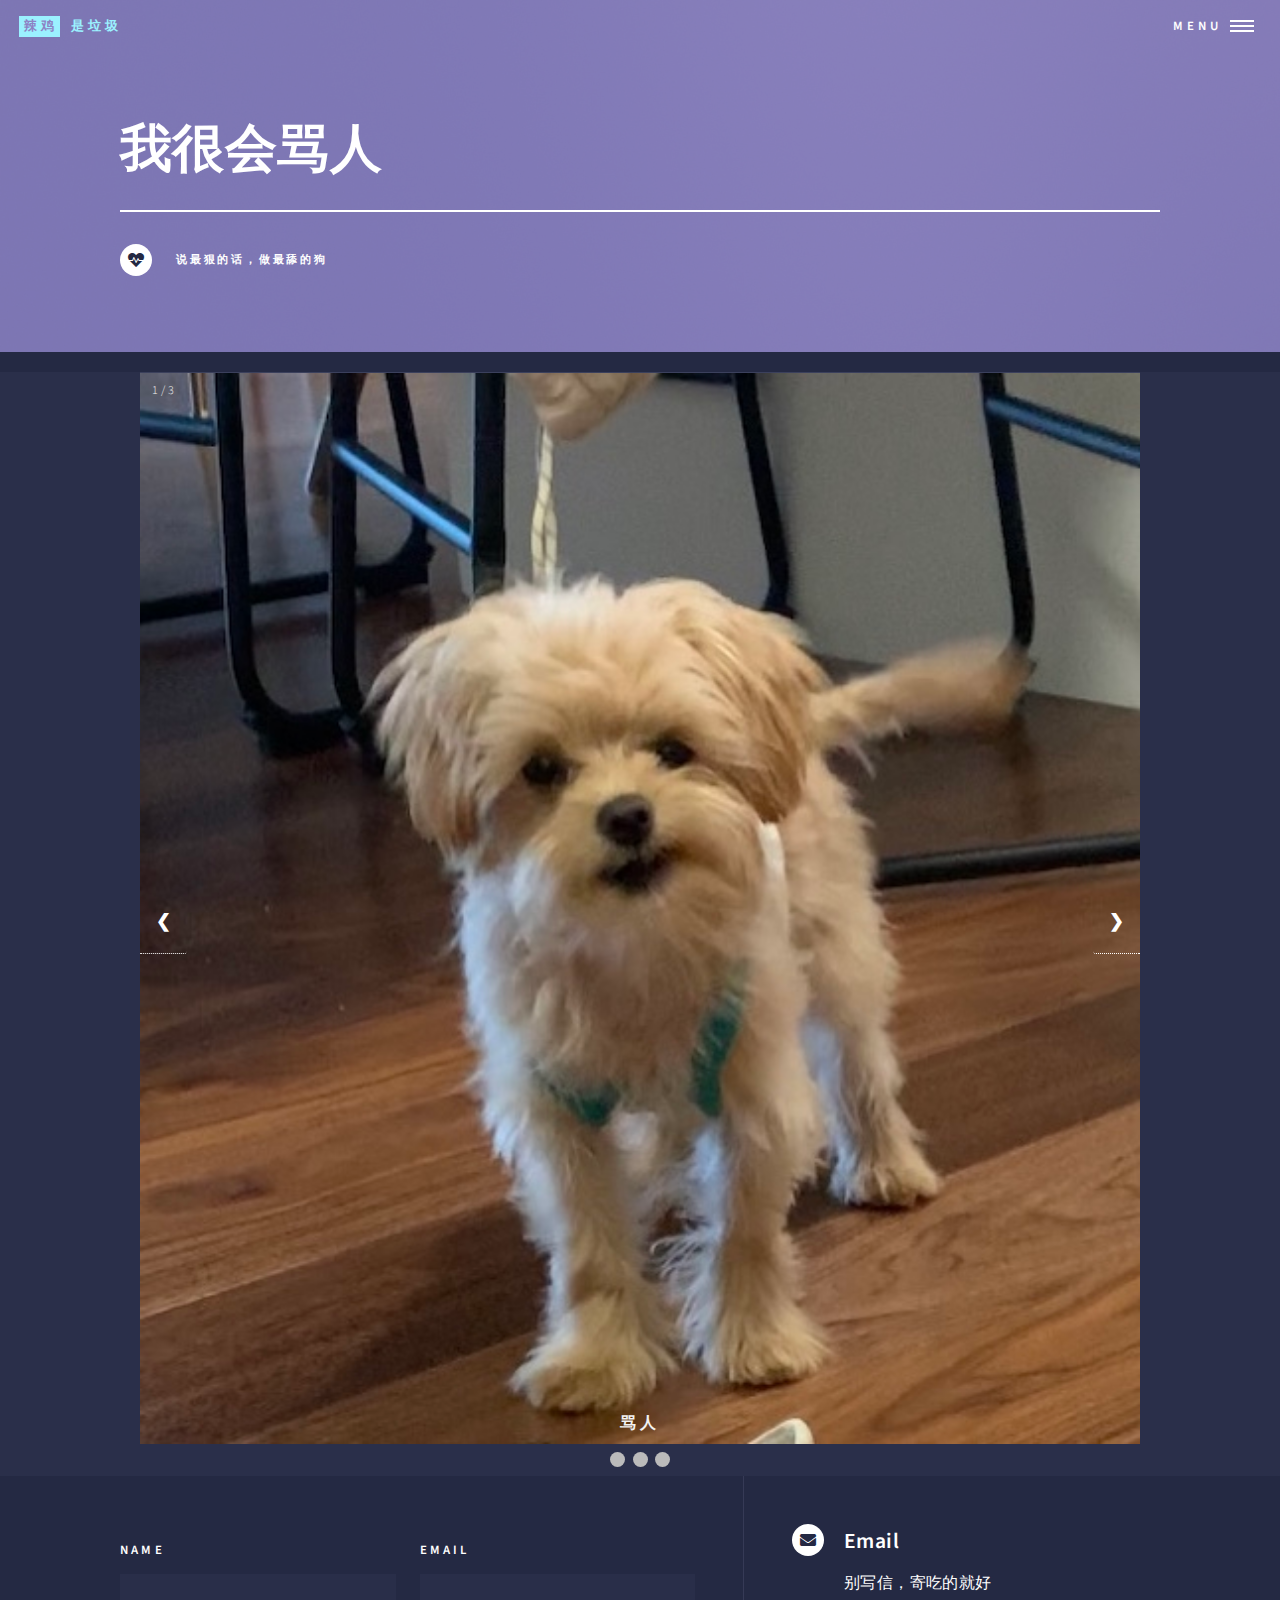
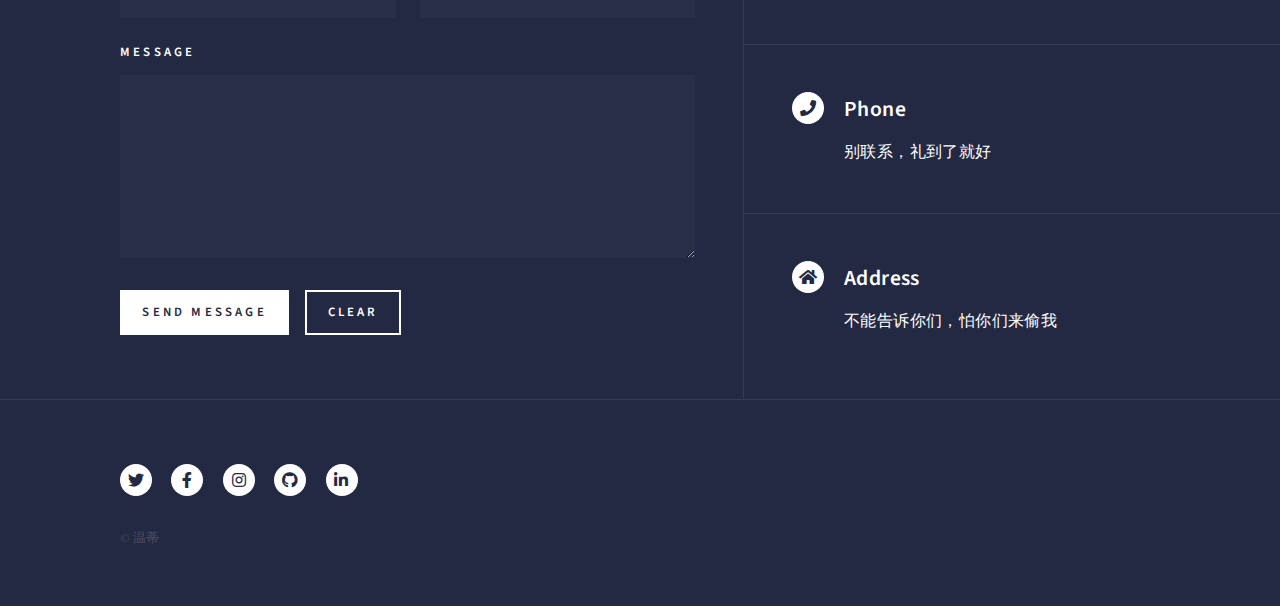
<file: maren.html>
<!DOCTYPE HTML>
<!--
	Forty by HTML5 UP
	html5up.net | @ajlkn
	Free for personal and commercial use under the CCA 3.0 license (html5up.net/license)
-->
<html>
	<head>
		<title>Landing - 辣鸡是垃圾</title>
		<meta charset="utf-8" />
		<meta name="viewport" content="width=device-width, initial-scale=1, user-scalable=no" />
		<link rel="stylesheet" href="assets/css/main.css" />
		<noscript><link rel="stylesheet" href="assets/css/noscript.css" /></noscript>
	</head>
	<body class="is-preload">

		<!-- Wrapper -->
			<div id="wrapper">

				<!-- Header -->
				<!-- Note: The "styleN" class below should match that of the banner element. -->
					<header id="header" class="alt style2">
						<a href="index.html" class="logo"><strong>辣鸡</strong> <span>是垃圾</span></a>
						<nav>
							<a href="#menu">Menu</a>
						</nav>
					</header>

				<!-- Menu -->
					<nav id="menu">
						<ul class="links">
							<li><a href="index.html">Home</a></li>
							<li><a href="landing.html">Landing</a></li>
							<li><a href="generic.html">Generic</a></li>
							<li><a href="elements.html">Elements</a></li>
						</ul>
						<ul class="actions stacked">
							<li><a href="#" class="button primary fit">Get Started</a></li>
							<li><a href="#" class="button fit">Log In</a></li>
						</ul>
					</nav>

				<!-- Banner -->
				<!-- Note: The "styleN" class below should match that of the header element. -->
					<section id="banner" class="style2">
						<div class="inner">
							<span class="image">
								<img src="images/pic07.jpg" alt="" />
							</span>
							<header class="major">
								<h1>我很会骂人</h1>
							</header>
							<div class="content">
								<span class="icon solid alt fa-heartbeat"></span>
								<p>说最狠的话，做最舔的狗</p>
							</div>
						</div>
					</section>

                    <div id="main">
                        <!-- Slideshow container -->
                        <section id="one" class="spotlights">
                            <div id="slideshow" class="slideshow-container">

                                <!-- Full-width images with number and caption text -->
                                <div class="mySlides fade">
                                    <div class="numbertext">1 / 3</div>
                                    <img src="images/骂人01.jpeg" style="width:100%">
                                    <div class="text">骂人</div>
                                </div>
                            
                                <div class="mySlides fade">
                                    <div class="numbertext">2 / 3</div>
                                    <img src="images/骂人02.jpeg" style="width:100%">
                                    <div class="text">问候你</div>
                                </div>
                            
                                <div class="mySlides fade">
                                <div class="numbertext">3 / 3</div>
                                <img src="images/骂人03.jpeg" style="width:100%">
                                <div class="text">尊重你</div>
                                </div>
                            
                                <!-- Next and previous buttons -->
                                <a class="prev" onclick="plusSlides(-1)">&#10094;</a>
                                <a class="next" onclick="plusSlides(1)">&#10095;</a>
                            </div>
                            <br>
                            
                            <!-- The dots/circles -->
                            <div id="slideshow-dot" style="text-align:center">
                                <span class="dot" onclick="currentSlide(1)"></span>
                                <span class="dot" onclick="currentSlide(2)"></span>
                                <span class="dot" onclick="currentSlide(3)"></span>
                            </div>
                        </section>

                    </div>

				<!-- Contact -->
				<section id="contact">
					<div class="inner">
						<section>
							<form method="post" action="#">
								<div class="fields">
									<div class="field half">
										<label for="name">Name</label>
										<input type="text" name="name" id="name" />
									</div>
									<div class="field half">
										<label for="email">Email</label>
										<input type="text" name="email" id="email" />
									</div>
									<div class="field">
										<label for="message">Message</label>
										<textarea name="message" id="message" rows="6"></textarea>
									</div>
								</div>
								<ul class="actions">
									<li><input type="submit" value="Send Message" class="primary" /></li>
									<li><input type="reset" value="Clear" /></li>
								</ul>
							</form>
						</section>
						<section class="split">
							<section>
								<div class="contact-method">
									<span class="icon solid alt fa-envelope"></span>
									<h3>Email</h3>
									<span>别写信，寄吃的就好</span>
								</div>
							</section>
							<section>
								<div class="contact-method">
									<span class="icon solid alt fa-phone"></span>
									<h3>Phone</h3>
									<span>别联系，礼到了就好</span>
								</div>
							</section>
							<section>
								<div class="contact-method">
									<span class="icon solid alt fa-home"></span>
									<h3>Address</h3>
									<span>不能告诉你们，怕你们来偷我</span>
								</div>
							</section>
						</section>
					</div>
				</section>

				<!-- Footer -->
					<footer id="footer">
						<div class="inner">
							<ul class="icons">
								<li><a href="#" class="icon brands alt fa-twitter"><span class="label">Twitter</span></a></li>
								<li><a href="#" class="icon brands alt fa-facebook-f"><span class="label">Facebook</span></a></li>
								<li><a href="#" class="icon brands alt fa-instagram"><span class="label">Instagram</span></a></li>
								<li><a href="#" class="icon brands alt fa-github"><span class="label">GitHub</span></a></li>
								<li><a href="#" class="icon brands alt fa-linkedin-in"><span class="label">LinkedIn</span></a></li>
							</ul>
							<ul class="copyright">
								<li>&copy; 温蒂</li>
							</ul>
						</div>
					</footer>

			</div>

		<!-- Scripts -->
			<script src="assets/js/jquery.min.js"></script>
			<script src="assets/js/jquery.scrolly.min.js"></script>
			<script src="assets/js/jquery.scrollex.min.js"></script>
			<script src="assets/js/browser.min.js"></script>
			<script src="assets/js/breakpoints.min.js"></script>
			<script src="assets/js/util.js"></script>
			<script src="assets/js/main.js"></script>
            <script src="assets/js/slideshow.js"></script>

	</body>
</html>
</file>
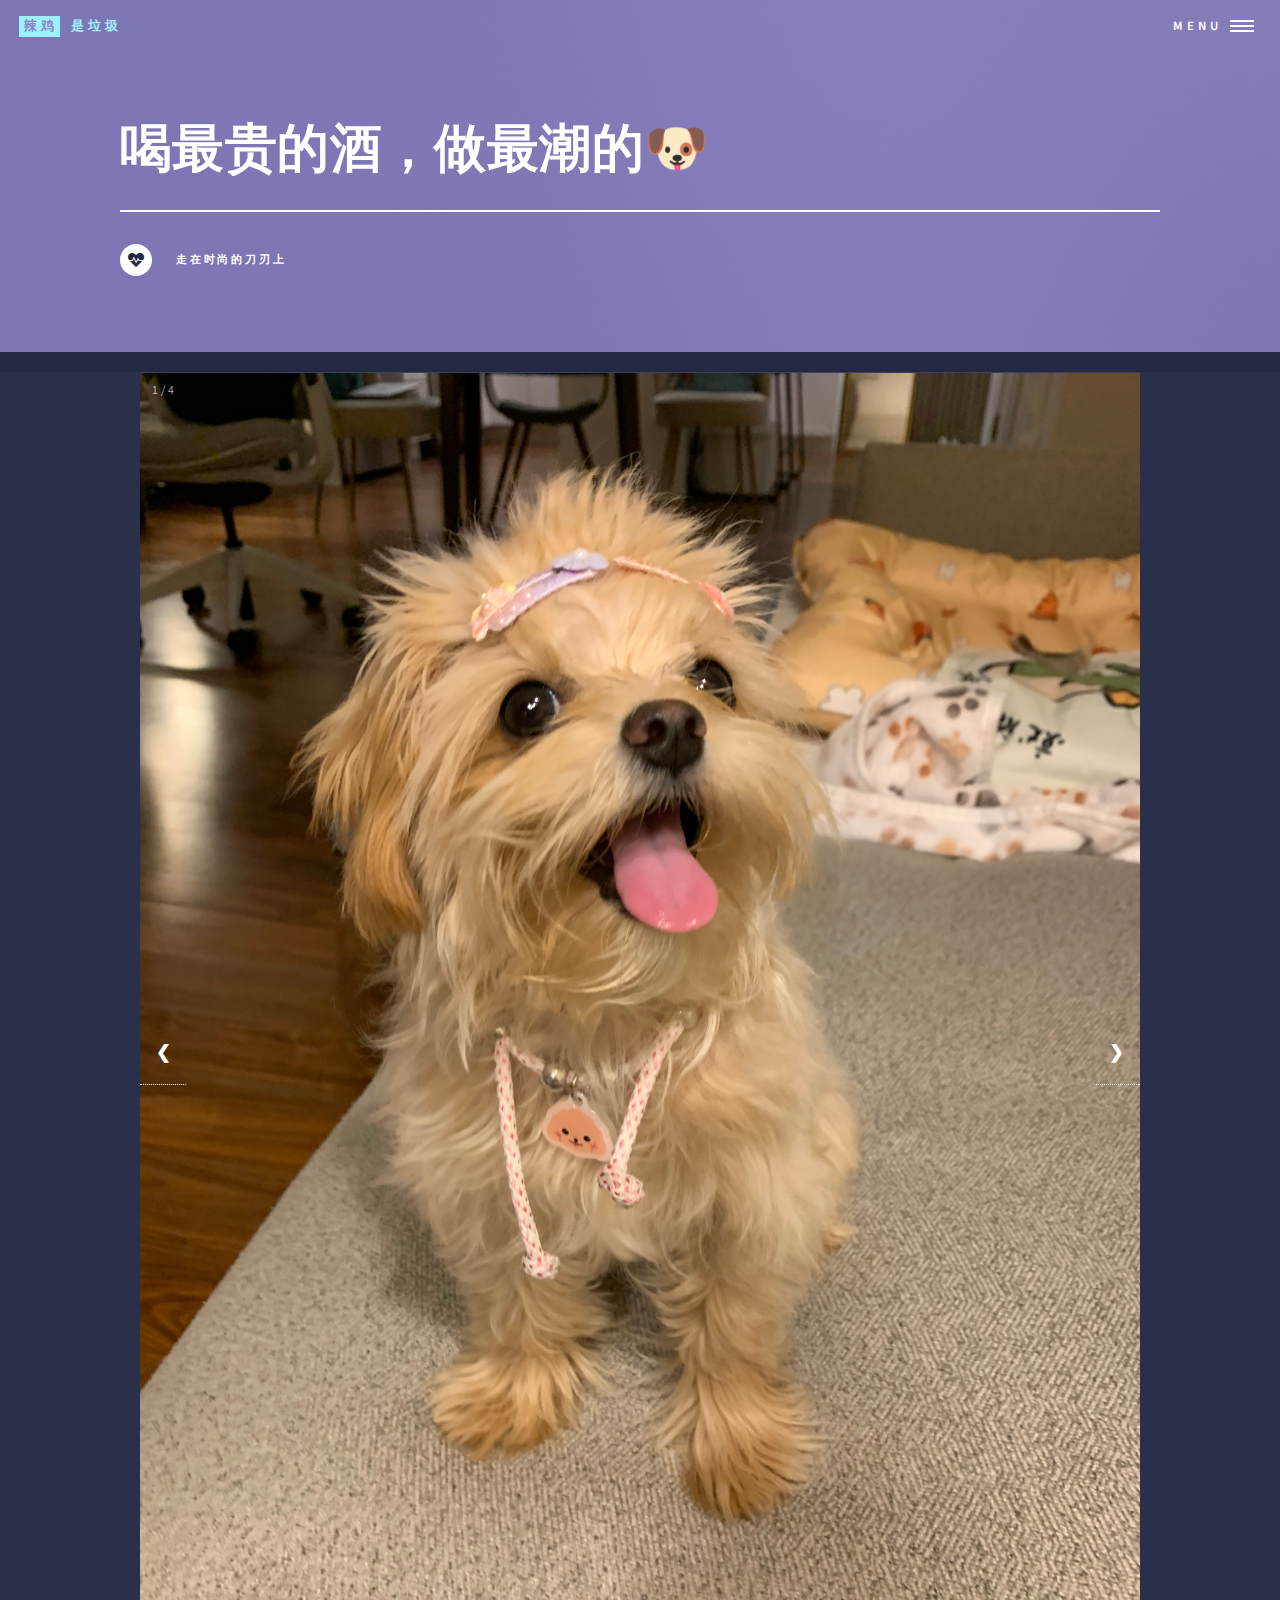
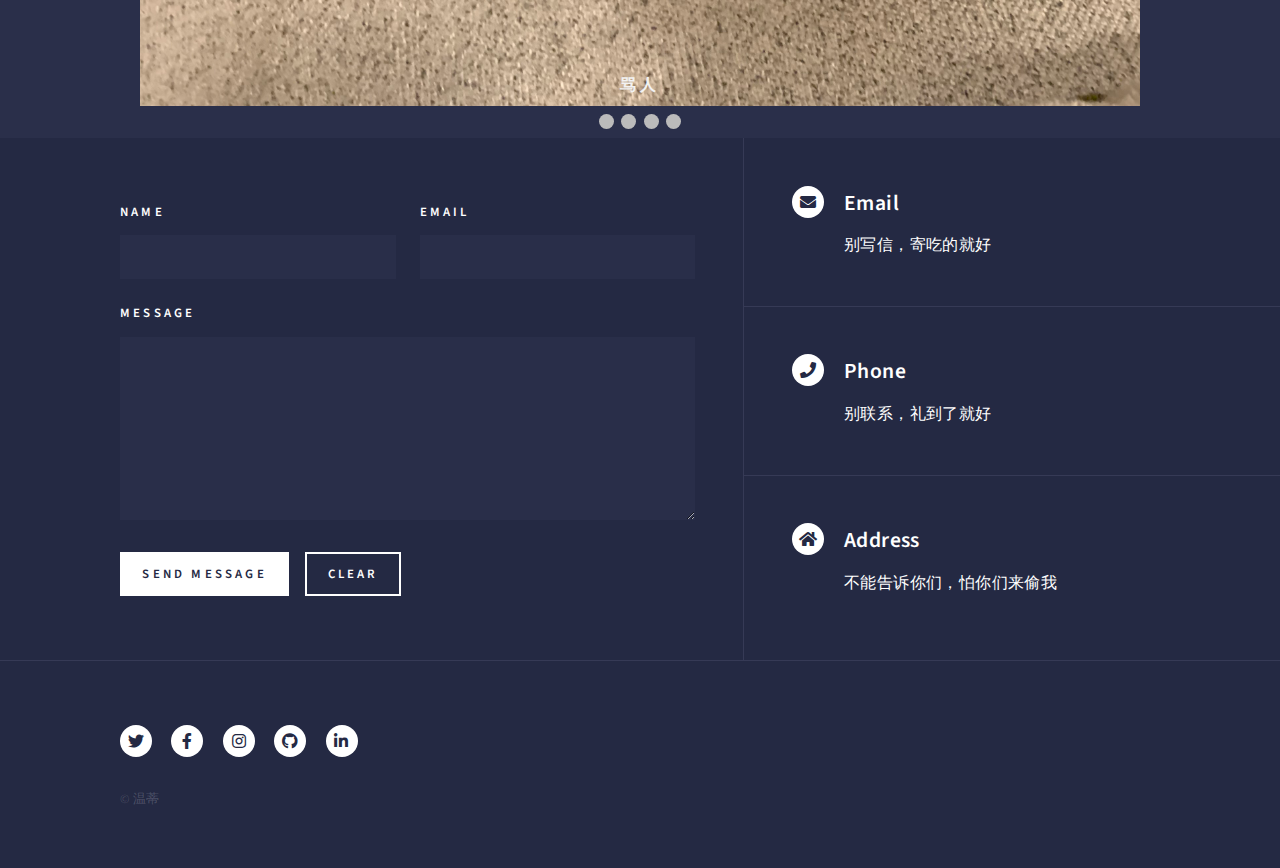
<file: shishang.html>
<!DOCTYPE HTML>
<!--
	Forty by HTML5 UP
	html5up.net | @ajlkn
	Free for personal and commercial use under the CCA 3.0 license (html5up.net/license)
-->
<html>
	<head>
		<title>Landing - 辣鸡是垃圾</title>
		<meta charset="utf-8" />
		<meta name="viewport" content="width=device-width, initial-scale=1, user-scalable=no" />
		<link rel="stylesheet" href="assets/css/main.css" />
		<noscript><link rel="stylesheet" href="assets/css/noscript.css" /></noscript>
	</head>
	<body class="is-preload">

		<!-- Wrapper -->
			<div id="wrapper">

				<!-- Header -->
				<!-- Note: The "styleN" class below should match that of the banner element. -->
					<header id="header" class="alt style2">
						<a href="index.html" class="logo"><strong>辣鸡</strong> <span>是垃圾</span></a>
						<nav>
							<a href="#menu">Menu</a>
						</nav>
					</header>

				<!-- Menu -->
					<nav id="menu">
						<ul class="links">
							<li><a href="index.html">Home</a></li>
							<li><a href="landing.html">Landing</a></li>
							<li><a href="generic.html">Generic</a></li>
							<li><a href="elements.html">Elements</a></li>
						</ul>
						<ul class="actions stacked">
							<li><a href="#" class="button primary fit">Get Started</a></li>
							<li><a href="#" class="button fit">Log In</a></li>
						</ul>
					</nav>

				<!-- Banner -->
				<!-- Note: The "styleN" class below should match that of the header element. -->
					<section id="banner" class="style2">
						<div class="inner">
							<span class="image">
								<img src="images/pic07.jpg" alt="" />
							</span>
							<header class="major">
								<h1>喝最贵的酒，做最潮的🐶</h1>
							</header>
							<div class="content">
								<span class="icon solid alt fa-heartbeat"></span>
								<p>走在时尚的刀刃上</p>
							</div>
						</div>
					</section>

                    <div id="main">
                        <!-- Slideshow container -->
                        <section id="one" class="spotlights">
                            <div id="slideshow" class="slideshow-container">

                                <!-- Full-width images with number and caption text -->
                                <div class="mySlides fade">
                                    <div class="numbertext">1 / 4</div>
                                    <img src="images/时尚01.jpeg" style="width:100%">
                                    <div class="text">骂人</div>
                                </div>
                            
                                <div class="mySlides fade">
                                    <div class="numbertext">2 / 4</div>
                                    <img src="images/时尚02.jpeg" style="width:100%">
                                    <div class="text">问候你</div>
                                </div>
                            
                                <div class="mySlides fade">
                                    <div class="numbertext">3 / 4</div>
                                    <img src="images/时尚03.jpeg" style="width:100%">
                                    <div class="text">尊重你</div>
                                </div>

                                <div class="mySlides fade">
                                    <div class="numbertext">4 / 4</div>
                                    <img src="images/时尚04.jpeg" style="width:100%">
                                    <div class="text">尊重你</div>
                                </div>
                            
                                <!-- Next and previous buttons -->
                                <a class="prev" onclick="plusSlides(-1)">&#10094;</a>
                                <a class="next" onclick="plusSlides(1)">&#10095;</a>
                            </div>
                            <br>
                            
                            <!-- The dots/circles -->
                            <div id="slideshow-dot" style="text-align:center">
                                <span class="dot" onclick="currentSlide(1)"></span>
                                <span class="dot" onclick="currentSlide(2)"></span>
                                <span class="dot" onclick="currentSlide(3)"></span>
                                <span class="dot" onclick="currentSlide(4)"></span>
                            </div>
                        </section>

                    </div>

				<!-- Contact -->
				<section id="contact">
					<div class="inner">
						<section>
							<form method="post" action="#">
								<div class="fields">
									<div class="field half">
										<label for="name">Name</label>
										<input type="text" name="name" id="name" />
									</div>
									<div class="field half">
										<label for="email">Email</label>
										<input type="text" name="email" id="email" />
									</div>
									<div class="field">
										<label for="message">Message</label>
										<textarea name="message" id="message" rows="6"></textarea>
									</div>
								</div>
								<ul class="actions">
									<li><input type="submit" value="Send Message" class="primary" /></li>
									<li><input type="reset" value="Clear" /></li>
								</ul>
							</form>
						</section>
						<section class="split">
							<section>
								<div class="contact-method">
									<span class="icon solid alt fa-envelope"></span>
									<h3>Email</h3>
									<span>别写信，寄吃的就好</span>
								</div>
							</section>
							<section>
								<div class="contact-method">
									<span class="icon solid alt fa-phone"></span>
									<h3>Phone</h3>
									<span>别联系，礼到了就好</span>
								</div>
							</section>
							<section>
								<div class="contact-method">
									<span class="icon solid alt fa-home"></span>
									<h3>Address</h3>
									<span>不能告诉你们，怕你们来偷我</span>
								</div>
							</section>
						</section>
					</div>
				</section>

				<!-- Footer -->
					<footer id="footer">
						<div class="inner">
							<ul class="icons">
								<li><a href="#" class="icon brands alt fa-twitter"><span class="label">Twitter</span></a></li>
								<li><a href="#" class="icon brands alt fa-facebook-f"><span class="label">Facebook</span></a></li>
								<li><a href="#" class="icon brands alt fa-instagram"><span class="label">Instagram</span></a></li>
								<li><a href="#" class="icon brands alt fa-github"><span class="label">GitHub</span></a></li>
								<li><a href="#" class="icon brands alt fa-linkedin-in"><span class="label">LinkedIn</span></a></li>
							</ul>
							<ul class="copyright">
								<li>&copy; 温蒂</li>
							</ul>
						</div>
					</footer>

			</div>

		<!-- Scripts -->
			<script src="assets/js/jquery.min.js"></script>
			<script src="assets/js/jquery.scrolly.min.js"></script>
			<script src="assets/js/jquery.scrollex.min.js"></script>
			<script src="assets/js/browser.min.js"></script>
			<script src="assets/js/breakpoints.min.js"></script>
			<script src="assets/js/util.js"></script>
			<script src="assets/js/main.js"></script>
            <script src="assets/js/slideshow.js"></script>

	</body>
</html>
</file>
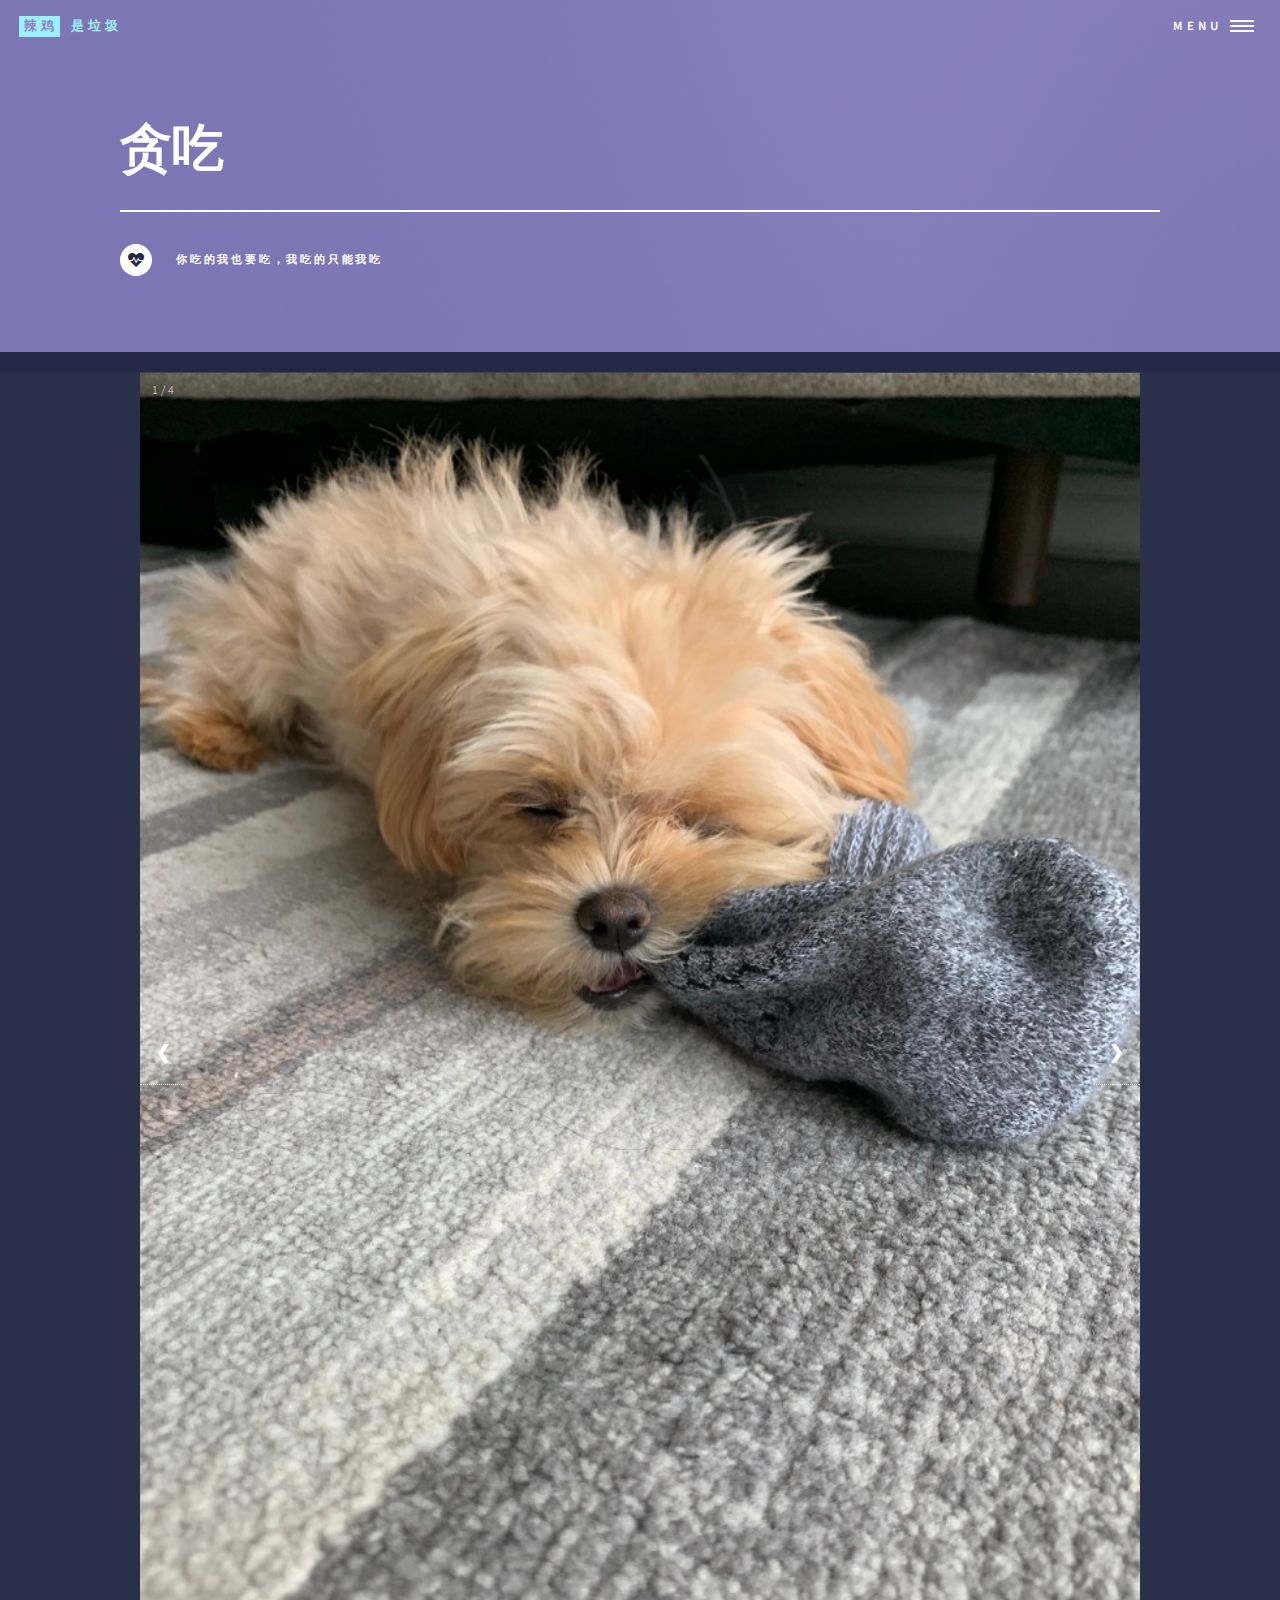
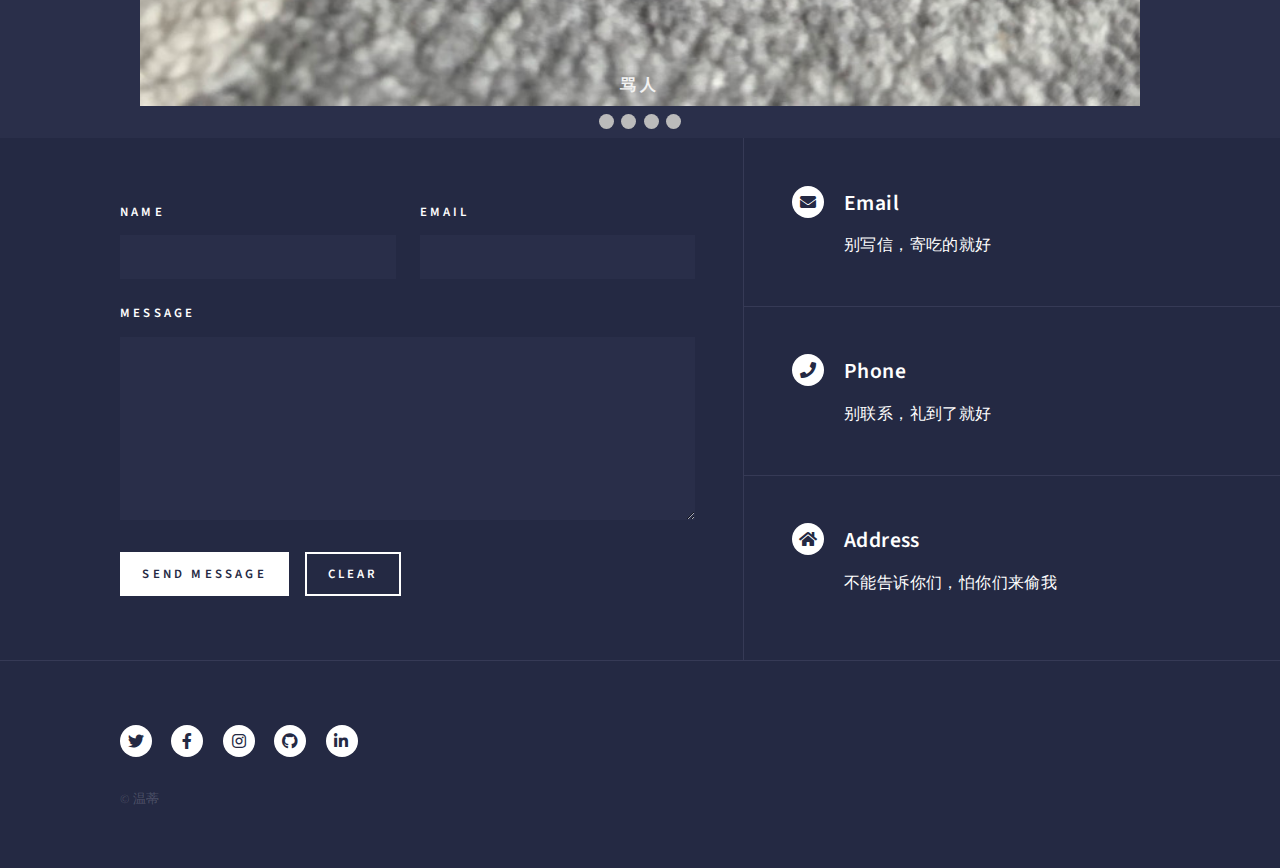
<file: tanchi.html>
<!DOCTYPE HTML>
<!--
	Forty by HTML5 UP
	html5up.net | @ajlkn
	Free for personal and commercial use under the CCA 3.0 license (html5up.net/license)
-->
<html>
	<head>
		<title>Landing - 辣鸡是垃圾</title>
		<meta charset="utf-8" />
		<meta name="viewport" content="width=device-width, initial-scale=1, user-scalable=no" />
		<link rel="stylesheet" href="assets/css/main.css" />
		<noscript><link rel="stylesheet" href="assets/css/noscript.css" /></noscript>
	</head>
	<body class="is-preload">

		<!-- Wrapper -->
			<div id="wrapper">

				<!-- Header -->
				<!-- Note: The "styleN" class below should match that of the banner element. -->
					<header id="header" class="alt style2">
						<a href="index.html" class="logo"><strong>辣鸡</strong> <span>是垃圾</span></a>
						<nav>
							<a href="#menu">Menu</a>
						</nav>
					</header>

				<!-- Menu -->
					<nav id="menu">
						<ul class="links">
							<li><a href="index.html">Home</a></li>
							<li><a href="landing.html">Landing</a></li>
							<li><a href="generic.html">Generic</a></li>
							<li><a href="elements.html">Elements</a></li>
						</ul>
						<ul class="actions stacked">
							<li><a href="#" class="button primary fit">Get Started</a></li>
							<li><a href="#" class="button fit">Log In</a></li>
						</ul>
					</nav>

				<!-- Banner -->
				<!-- Note: The "styleN" class below should match that of the header element. -->
					<section id="banner" class="style2">
						<div class="inner">
							<span class="image">
								<img src="images/pic07.jpg" alt="" />
							</span>
							<header class="major">
								<h1>贪吃</h1>
							</header>
							<div class="content">
								<span class="icon solid alt fa-heartbeat"></span>
								<p>你吃的我也要吃，我吃的只能我吃</p>
							</div>
						</div>
					</section>

                    <div id="main">
                        <!-- Slideshow container -->
                        <section id="one" class="spotlights">
                            <div id="slideshow" class="slideshow-container">

                                <!-- Full-width images with number and caption text -->
                                <div class="mySlides fade">
                                    <div class="numbertext">1 / 4</div>
                                    <img src="images/贪吃01.jpeg" style="width:100%">
                                    <div class="text">骂人</div>
                                </div>
                            
                                <div class="mySlides fade">
                                    <div class="numbertext">2 / 4</div>
                                    <img src="images/贪吃02.jpeg" style="width:100%">
                                    <div class="text">问候你</div>
                                </div>
                            
                                <div class="mySlides fade">
                                    <div class="numbertext">3 / 4</div>
                                    <img src="images/贪吃03.JPG" style="width:100%">
                                    <div class="text">尊重你</div>
                                </div>

                                <div class="mySlides fade">
                                    <div class="numbertext">4 / 4</div>
                                    <img src="images/贪吃04.jpeg" style="width:100%">
                                    <div class="text">尊重你</div>
                                </div>
                            
                                <!-- Next and previous buttons -->
                                <a class="prev" onclick="plusSlides(-1)">&#10094;</a>
                                <a class="next" onclick="plusSlides(1)">&#10095;</a>
                            </div>
                            <br>
                            
                            <!-- The dots/circles -->
                            <div id="slideshow-dot" style="text-align:center">
                                <span class="dot" onclick="currentSlide(1)"></span>
                                <span class="dot" onclick="currentSlide(2)"></span>
                                <span class="dot" onclick="currentSlide(3)"></span>
                                <span class="dot" onclick="currentSlide(4)"></span>
                            </div>
                        </section>

                    </div>

				<!-- Contact -->
				<section id="contact">
					<div class="inner">
						<section>
							<form method="post" action="#">
								<div class="fields">
									<div class="field half">
										<label for="name">Name</label>
										<input type="text" name="name" id="name" />
									</div>
									<div class="field half">
										<label for="email">Email</label>
										<input type="text" name="email" id="email" />
									</div>
									<div class="field">
										<label for="message">Message</label>
										<textarea name="message" id="message" rows="6"></textarea>
									</div>
								</div>
								<ul class="actions">
									<li><input type="submit" value="Send Message" class="primary" /></li>
									<li><input type="reset" value="Clear" /></li>
								</ul>
							</form>
						</section>
						<section class="split">
							<section>
								<div class="contact-method">
									<span class="icon solid alt fa-envelope"></span>
									<h3>Email</h3>
									<span>别写信，寄吃的就好</span>
								</div>
							</section>
							<section>
								<div class="contact-method">
									<span class="icon solid alt fa-phone"></span>
									<h3>Phone</h3>
									<span>别联系，礼到了就好</span>
								</div>
							</section>
							<section>
								<div class="contact-method">
									<span class="icon solid alt fa-home"></span>
									<h3>Address</h3>
									<span>不能告诉你们，怕你们来偷我</span>
								</div>
							</section>
						</section>
					</div>
				</section>

				<!-- Footer -->
					<footer id="footer">
						<div class="inner">
							<ul class="icons">
								<li><a href="#" class="icon brands alt fa-twitter"><span class="label">Twitter</span></a></li>
								<li><a href="#" class="icon brands alt fa-facebook-f"><span class="label">Facebook</span></a></li>
								<li><a href="#" class="icon brands alt fa-instagram"><span class="label">Instagram</span></a></li>
								<li><a href="#" class="icon brands alt fa-github"><span class="label">GitHub</span></a></li>
								<li><a href="#" class="icon brands alt fa-linkedin-in"><span class="label">LinkedIn</span></a></li>
							</ul>
							<ul class="copyright">
								<li>&copy; 温蒂</li>
							</ul>
						</div>
					</footer>

			</div>

		<!-- Scripts -->
			<script src="assets/js/jquery.min.js"></script>
			<script src="assets/js/jquery.scrolly.min.js"></script>
			<script src="assets/js/jquery.scrollex.min.js"></script>
			<script src="assets/js/browser.min.js"></script>
			<script src="assets/js/breakpoints.min.js"></script>
			<script src="assets/js/util.js"></script>
			<script src="assets/js/main.js"></script>
            <script src="assets/js/slideshow.js"></script>

	</body>
</html>
</file>
<file: assets/css/noscript.css>
/*
	Forty by HTML5 UP
	html5up.net | @ajlkn
	Free for personal and commercial use under the CCA 3.0 license (html5up.net/license)
*/

/* Banner */

	body.is-preload #banner:after {
		opacity: 0.85;
	}

	body.is-preload #banner > .inner {
		-moz-filter: none;
		-webkit-filter: none;
		-ms-filter: none;
		filter: none;
		-moz-transform: none;
		-webkit-transform: none;
		-ms-transform: none;
		transform: none;
		opacity: 1;
	}
</file>
<file: assets/css/main.css>
@import url(fontawesome-all.min.css);
@import url("https://fonts.googleapis.com/css?family=Source+Sans+Pro:300,300italic,600,600italic");

/*
	Forty by HTML5 UP
	html5up.net | @ajlkn
	Free for personal and commercial use under the CCA 3.0 license (html5up.net/license)
*/

html, body, div, span, applet, object,
iframe, h1, h2, h3, h4, h5, h6, p, blockquote,
pre, a, abbr, acronym, address, big, cite,
code, del, dfn, em, img, ins, kbd, q, s, samp,
small, strike, strong, sub, sup, tt, var, b,
u, i, center, dl, dt, dd, ol, ul, li, fieldset,
form, label, legend, table, caption, tbody,
tfoot, thead, tr, th, td, article, aside,
canvas, details, embed, figure, figcaption,
footer, header, hgroup, menu, nav, output, ruby,
section, summary, time, mark, audio, video {
	margin: 0;
	padding: 0;
	border: 0;
	font-size: 100%;
	font: inherit;
	vertical-align: baseline;}

article, aside, details, figcaption, figure,
footer, header, hgroup, menu, nav, section {
	display: block;}

body {
	line-height: 1;
}

ol, ul {
	list-style: none;
}

blockquote, q {
	quotes: none;
}

	blockquote:before, blockquote:after, q:before, q:after {
		content: '';
		content: none;
	}

table {
	border-collapse: collapse;
	border-spacing: 0;
}

body {
	-webkit-text-size-adjust: none;
}

mark {
	background-color: transparent;
	color: inherit;
}

input::-moz-focus-inner {
	border: 0;
	padding: 0;
}

input, select, textarea {
	-moz-appearance: none;
	-webkit-appearance: none;
	-ms-appearance: none;
	appearance: none;
}

/* Basic */

	@-ms-viewport {
		width: device-width;
	}

	body {
		-ms-overflow-style: scrollbar;
	}

	@media screen and (max-width: 480px) {

		html, body {
			min-width: 320px;
		}

	}

	html {
		box-sizing: border-box;
	}

	*, *:before, *:after {
		box-sizing: inherit;
	}

	body {
		background: #242943;
	}

		body.is-preload *, body.is-preload *:before, body.is-preload *:after {
			-moz-animation: none !important;
			-webkit-animation: none !important;
			-ms-animation: none !important;
			animation: none !important;
			-moz-transition: none !important;
			-webkit-transition: none !important;
			-ms-transition: none !important;
			transition: none !important;
		}

/* Type */

	body, input, select, textarea {
		color: #ffffff;
		font-family: "Source Sans Pro", Helvetica, sans-serif;
		font-size: 17pt;
		font-weight: 300;
		letter-spacing: 0.025em;
		line-height: 1.65;
	}

		@media screen and (max-width: 1680px) {

			body, input, select, textarea {
				font-size: 14pt;
			}

		}

		@media screen and (max-width: 1280px) {

			body, input, select, textarea {
				font-size: 12pt;
			}

		}

		@media screen and (max-width: 360px) {

			body, input, select, textarea {
				font-size: 11pt;
			}

		}

	a {
		-moz-transition: color 0.2s ease-in-out, border-bottom-color 0.2s ease-in-out;
		-webkit-transition: color 0.2s ease-in-out, border-bottom-color 0.2s ease-in-out;
		-ms-transition: color 0.2s ease-in-out, border-bottom-color 0.2s ease-in-out;
		transition: color 0.2s ease-in-out, border-bottom-color 0.2s ease-in-out;
		border-bottom: dotted 1px;
		color: inherit;
		text-decoration: none;
	}

		a:hover {
			border-bottom-color: transparent;
			color: #9bf1ff !important;
		}

		a:active {
			color: #53e3fb !important;
		}

	strong, b {
		color: #ffffff;
		font-weight: 600;
	}

	em, i {
		font-style: italic;
	}

	p {
		margin: 0 0 2em 0;
	}

	h1, h2, h3, h4, h5, h6 {
		color: #ffffff;
		font-weight: 600;
		line-height: 1.65;
		margin: 0 0 1em 0;
	}

		h1 a, h2 a, h3 a, h4 a, h5 a, h6 a {
			color: inherit;
			border-bottom: 0;
		}

	h1 {
		font-size: 2.5em;
	}

	h2 {
		font-size: 1.75em;
	}

	h3 {
		font-size: 1.35em;
	}

	h4 {
		font-size: 1.1em;
	}

	h5 {
		font-size: 0.9em;
	}

	h6 {
		font-size: 0.7em;
	}

	@media screen and (max-width: 736px) {

		h1 {
			font-size: 2em;
		}

		h2 {
			font-size: 1.5em;
		}

		h3 {
			font-size: 1.25em;
		}

	}

	sub {
		font-size: 0.8em;
		position: relative;
		top: 0.5em;
	}

	sup {
		font-size: 0.8em;
		position: relative;
		top: -0.5em;
	}

	blockquote {
		border-left: solid 4px rgba(212, 212, 255, 0.1);
		font-style: italic;
		margin: 0 0 2em 0;
		padding: 0.5em 0 0.5em 2em;
	}

	code {
		background: rgba(212, 212, 255, 0.035);
		font-family: "Courier New", monospace;
		font-size: 0.9em;
		margin: 0 0.25em;
		padding: 0.25em 0.65em;
	}

	pre {
		-webkit-overflow-scrolling: touch;
		font-family: "Courier New", monospace;
		font-size: 0.9em;
		margin: 0 0 2em 0;
	}

		pre code {
			display: block;
			line-height: 1.75;
			padding: 1em 1.5em;
			overflow-x: auto;
		}

	hr {
		border: 0;
		border-bottom: solid 1px rgba(212, 212, 255, 0.1);
		margin: 2em 0;
	}

		hr.major {
			margin: 3em 0;
		}

	.align-left {
		text-align: left;
	}

	.align-center {
		text-align: center;
	}

	.align-right {
		text-align: right;
	}

/* Row */

	.row {
		display: flex;
		flex-wrap: wrap;
		box-sizing: border-box;
		align-items: stretch;
	}

		.row > * {
			box-sizing: border-box;
		}

		.row.gtr-uniform > * > :last-child {
			margin-bottom: 0;
		}

		.row.aln-left {
			justify-content: flex-start;
		}

		.row.aln-center {
			justify-content: center;
		}

		.row.aln-right {
			justify-content: flex-end;
		}

		.row.aln-top {
			align-items: flex-start;
		}

		.row.aln-middle {
			align-items: center;
		}

		.row.aln-bottom {
			align-items: flex-end;
		}

		.row > .imp {
			order: -1;
		}

		.row > .col-1 {
			width: 8.33333%;
		}

		.row > .off-1 {
			margin-left: 8.33333%;
		}

		.row > .col-2 {
			width: 16.66667%;
		}

		.row > .off-2 {
			margin-left: 16.66667%;
		}

		.row > .col-3 {
			width: 25%;
		}

		.row > .off-3 {
			margin-left: 25%;
		}

		.row > .col-4 {
			width: 33.33333%;
		}

		.row > .off-4 {
			margin-left: 33.33333%;
		}

		.row > .col-5 {
			width: 41.66667%;
		}

		.row > .off-5 {
			margin-left: 41.66667%;
		}

		.row > .col-6 {
			width: 50%;
		}

		.row > .off-6 {
			margin-left: 50%;
		}

		.row > .col-7 {
			width: 58.33333%;
		}

		.row > .off-7 {
			margin-left: 58.33333%;
		}

		.row > .col-8 {
			width: 66.66667%;
		}

		.row > .off-8 {
			margin-left: 66.66667%;
		}

		.row > .col-9 {
			width: 75%;
		}

		.row > .off-9 {
			margin-left: 75%;
		}

		.row > .col-10 {
			width: 83.33333%;
		}

		.row > .off-10 {
			margin-left: 83.33333%;
		}

		.row > .col-11 {
			width: 91.66667%;
		}

		.row > .off-11 {
			margin-left: 91.66667%;
		}

		.row > .col-12 {
			width: 100%;
		}

		.row > .off-12 {
			margin-left: 100%;
		}

		.row.gtr-0 {
			margin-top: 0;
			margin-left: 0em;
		}

			.row.gtr-0 > * {
				padding: 0 0 0 0em;
			}

			.row.gtr-0.gtr-uniform {
				margin-top: 0em;
			}

				.row.gtr-0.gtr-uniform > * {
					padding-top: 0em;
				}

		.row.gtr-25 {
			margin-top: 0;
			margin-left: -0.5em;
		}

			.row.gtr-25 > * {
				padding: 0 0 0 0.5em;
			}

			.row.gtr-25.gtr-uniform {
				margin-top: -0.5em;
			}

				.row.gtr-25.gtr-uniform > * {
					padding-top: 0.5em;
				}

		.row.gtr-50 {
			margin-top: 0;
			margin-left: -1em;
		}

			.row.gtr-50 > * {
				padding: 0 0 0 1em;
			}

			.row.gtr-50.gtr-uniform {
				margin-top: -1em;
			}

				.row.gtr-50.gtr-uniform > * {
					padding-top: 1em;
				}

		.row {
			margin-top: 0;
			margin-left: -2em;
		}

			.row > * {
				padding: 0 0 0 2em;
			}

			.row.gtr-uniform {
				margin-top: -2em;
			}

				.row.gtr-uniform > * {
					padding-top: 2em;
				}

		.row.gtr-150 {
			margin-top: 0;
			margin-left: -3em;
		}

			.row.gtr-150 > * {
				padding: 0 0 0 3em;
			}

			.row.gtr-150.gtr-uniform {
				margin-top: -3em;
			}

				.row.gtr-150.gtr-uniform > * {
					padding-top: 3em;
				}

		.row.gtr-200 {
			margin-top: 0;
			margin-left: -4em;
		}

			.row.gtr-200 > * {
				padding: 0 0 0 4em;
			}

			.row.gtr-200.gtr-uniform {
				margin-top: -4em;
			}

				.row.gtr-200.gtr-uniform > * {
					padding-top: 4em;
				}

		@media screen and (max-width: 1680px) {

			.row {
				display: flex;
				flex-wrap: wrap;
				box-sizing: border-box;
				align-items: stretch;
			}

				.row > * {
					box-sizing: border-box;
				}

				.row.gtr-uniform > * > :last-child {
					margin-bottom: 0;
				}

				.row.aln-left {
					justify-content: flex-start;
				}

				.row.aln-center {
					justify-content: center;
				}

				.row.aln-right {
					justify-content: flex-end;
				}

				.row.aln-top {
					align-items: flex-start;
				}

				.row.aln-middle {
					align-items: center;
				}

				.row.aln-bottom {
					align-items: flex-end;
				}

				.row > .imp-xlarge {
					order: -1;
				}

				.row > .col-1-xlarge {
					width: 8.33333%;
				}

				.row > .off-1-xlarge {
					margin-left: 8.33333%;
				}

				.row > .col-2-xlarge {
					width: 16.66667%;
				}

				.row > .off-2-xlarge {
					margin-left: 16.66667%;
				}

				.row > .col-3-xlarge {
					width: 25%;
				}

				.row > .off-3-xlarge {
					margin-left: 25%;
				}

				.row > .col-4-xlarge {
					width: 33.33333%;
				}

				.row > .off-4-xlarge {
					margin-left: 33.33333%;
				}

				.row > .col-5-xlarge {
					width: 41.66667%;
				}

				.row > .off-5-xlarge {
					margin-left: 41.66667%;
				}

				.row > .col-6-xlarge {
					width: 50%;
				}

				.row > .off-6-xlarge {
					margin-left: 50%;
				}

				.row > .col-7-xlarge {
					width: 58.33333%;
				}

				.row > .off-7-xlarge {
					margin-left: 58.33333%;
				}

				.row > .col-8-xlarge {
					width: 66.66667%;
				}

				.row > .off-8-xlarge {
					margin-left: 66.66667%;
				}

				.row > .col-9-xlarge {
					width: 75%;
				}

				.row > .off-9-xlarge {
					margin-left: 75%;
				}

				.row > .col-10-xlarge {
					width: 83.33333%;
				}

				.row > .off-10-xlarge {
					margin-left: 83.33333%;
				}

				.row > .col-11-xlarge {
					width: 91.66667%;
				}

				.row > .off-11-xlarge {
					margin-left: 91.66667%;
				}

				.row > .col-12-xlarge {
					width: 100%;
				}

				.row > .off-12-xlarge {
					margin-left: 100%;
				}

				.row.gtr-0 {
					margin-top: 0;
					margin-left: 0em;
				}

					.row.gtr-0 > * {
						padding: 0 0 0 0em;
					}

					.row.gtr-0.gtr-uniform {
						margin-top: 0em;
					}

						.row.gtr-0.gtr-uniform > * {
							padding-top: 0em;
						}

				.row.gtr-25 {
					margin-top: 0;
					margin-left: -0.5em;
				}

					.row.gtr-25 > * {
						padding: 0 0 0 0.5em;
					}

					.row.gtr-25.gtr-uniform {
						margin-top: -0.5em;
					}

						.row.gtr-25.gtr-uniform > * {
							padding-top: 0.5em;
						}

				.row.gtr-50 {
					margin-top: 0;
					margin-left: -1em;
				}

					.row.gtr-50 > * {
						padding: 0 0 0 1em;
					}

					.row.gtr-50.gtr-uniform {
						margin-top: -1em;
					}

						.row.gtr-50.gtr-uniform > * {
							padding-top: 1em;
						}

				.row {
					margin-top: 0;
					margin-left: -2em;
				}

					.row > * {
						padding: 0 0 0 2em;
					}

					.row.gtr-uniform {
						margin-top: -2em;
					}

						.row.gtr-uniform > * {
							padding-top: 2em;
						}

				.row.gtr-150 {
					margin-top: 0;
					margin-left: -3em;
				}

					.row.gtr-150 > * {
						padding: 0 0 0 3em;
					}

					.row.gtr-150.gtr-uniform {
						margin-top: -3em;
					}

						.row.gtr-150.gtr-uniform > * {
							padding-top: 3em;
						}

				.row.gtr-200 {
					margin-top: 0;
					margin-left: -4em;
				}

					.row.gtr-200 > * {
						padding: 0 0 0 4em;
					}

					.row.gtr-200.gtr-uniform {
						margin-top: -4em;
					}

						.row.gtr-200.gtr-uniform > * {
							padding-top: 4em;
						}

		}

		@media screen and (max-width: 1280px) {

			.row {
				display: flex;
				flex-wrap: wrap;
				box-sizing: border-box;
				align-items: stretch;
			}

				.row > * {
					box-sizing: border-box;
				}

				.row.gtr-uniform > * > :last-child {
					margin-bottom: 0;
				}

				.row.aln-left {
					justify-content: flex-start;
				}

				.row.aln-center {
					justify-content: center;
				}

				.row.aln-right {
					justify-content: flex-end;
				}

				.row.aln-top {
					align-items: flex-start;
				}

				.row.aln-middle {
					align-items: center;
				}

				.row.aln-bottom {
					align-items: flex-end;
				}

				.row > .imp-large {
					order: -1;
				}

				.row > .col-1-large {
					width: 8.33333%;
				}

				.row > .off-1-large {
					margin-left: 8.33333%;
				}

				.row > .col-2-large {
					width: 16.66667%;
				}

				.row > .off-2-large {
					margin-left: 16.66667%;
				}

				.row > .col-3-large {
					width: 25%;
				}

				.row > .off-3-large {
					margin-left: 25%;
				}

				.row > .col-4-large {
					width: 33.33333%;
				}

				.row > .off-4-large {
					margin-left: 33.33333%;
				}

				.row > .col-5-large {
					width: 41.66667%;
				}

				.row > .off-5-large {
					margin-left: 41.66667%;
				}

				.row > .col-6-large {
					width: 50%;
				}

				.row > .off-6-large {
					margin-left: 50%;
				}

				.row > .col-7-large {
					width: 58.33333%;
				}

				.row > .off-7-large {
					margin-left: 58.33333%;
				}

				.row > .col-8-large {
					width: 66.66667%;
				}

				.row > .off-8-large {
					margin-left: 66.66667%;
				}

				.row > .col-9-large {
					width: 75%;
				}

				.row > .off-9-large {
					margin-left: 75%;
				}

				.row > .col-10-large {
					width: 83.33333%;
				}

				.row > .off-10-large {
					margin-left: 83.33333%;
				}

				.row > .col-11-large {
					width: 91.66667%;
				}

				.row > .off-11-large {
					margin-left: 91.66667%;
				}

				.row > .col-12-large {
					width: 100%;
				}

				.row > .off-12-large {
					margin-left: 100%;
				}

				.row.gtr-0 {
					margin-top: 0;
					margin-left: 0em;
				}

					.row.gtr-0 > * {
						padding: 0 0 0 0em;
					}

					.row.gtr-0.gtr-uniform {
						margin-top: 0em;
					}

						.row.gtr-0.gtr-uniform > * {
							padding-top: 0em;
						}

				.row.gtr-25 {
					margin-top: 0;
					margin-left: -0.375em;
				}

					.row.gtr-25 > * {
						padding: 0 0 0 0.375em;
					}

					.row.gtr-25.gtr-uniform {
						margin-top: -0.375em;
					}

						.row.gtr-25.gtr-uniform > * {
							padding-top: 0.375em;
						}

				.row.gtr-50 {
					margin-top: 0;
					margin-left: -0.75em;
				}

					.row.gtr-50 > * {
						padding: 0 0 0 0.75em;
					}

					.row.gtr-50.gtr-uniform {
						margin-top: -0.75em;
					}

						.row.gtr-50.gtr-uniform > * {
							padding-top: 0.75em;
						}

				.row {
					margin-top: 0;
					margin-left: -1.5em;
				}

					.row > * {
						padding: 0 0 0 1.5em;
					}

					.row.gtr-uniform {
						margin-top: -1.5em;
					}

						.row.gtr-uniform > * {
							padding-top: 1.5em;
						}

				.row.gtr-150 {
					margin-top: 0;
					margin-left: -2.25em;
				}

					.row.gtr-150 > * {
						padding: 0 0 0 2.25em;
					}

					.row.gtr-150.gtr-uniform {
						margin-top: -2.25em;
					}

						.row.gtr-150.gtr-uniform > * {
							padding-top: 2.25em;
						}

				.row.gtr-200 {
					margin-top: 0;
					margin-left: -3em;
				}

					.row.gtr-200 > * {
						padding: 0 0 0 3em;
					}

					.row.gtr-200.gtr-uniform {
						margin-top: -3em;
					}

						.row.gtr-200.gtr-uniform > * {
							padding-top: 3em;
						}

		}

		@media screen and (max-width: 980px) {

			.row {
				display: flex;
				flex-wrap: wrap;
				box-sizing: border-box;
				align-items: stretch;
			}

				.row > * {
					box-sizing: border-box;
				}

				.row.gtr-uniform > * > :last-child {
					margin-bottom: 0;
				}

				.row.aln-left {
					justify-content: flex-start;
				}

				.row.aln-center {
					justify-content: center;
				}

				.row.aln-right {
					justify-content: flex-end;
				}

				.row.aln-top {
					align-items: flex-start;
				}

				.row.aln-middle {
					align-items: center;
				}

				.row.aln-bottom {
					align-items: flex-end;
				}

				.row > .imp-medium {
					order: -1;
				}

				.row > .col-1-medium {
					width: 8.33333%;
				}

				.row > .off-1-medium {
					margin-left: 8.33333%;
				}

				.row > .col-2-medium {
					width: 16.66667%;
				}

				.row > .off-2-medium {
					margin-left: 16.66667%;
				}

				.row > .col-3-medium {
					width: 25%;
				}

				.row > .off-3-medium {
					margin-left: 25%;
				}

				.row > .col-4-medium {
					width: 33.33333%;
				}

				.row > .off-4-medium {
					margin-left: 33.33333%;
				}

				.row > .col-5-medium {
					width: 41.66667%;
				}

				.row > .off-5-medium {
					margin-left: 41.66667%;
				}

				.row > .col-6-medium {
					width: 50%;
				}

				.row > .off-6-medium {
					margin-left: 50%;
				}

				.row > .col-7-medium {
					width: 58.33333%;
				}

				.row > .off-7-medium {
					margin-left: 58.33333%;
				}

				.row > .col-8-medium {
					width: 66.66667%;
				}

				.row > .off-8-medium {
					margin-left: 66.66667%;
				}

				.row > .col-9-medium {
					width: 75%;
				}

				.row > .off-9-medium {
					margin-left: 75%;
				}

				.row > .col-10-medium {
					width: 83.33333%;
				}

				.row > .off-10-medium {
					margin-left: 83.33333%;
				}

				.row > .col-11-medium {
					width: 91.66667%;
				}

				.row > .off-11-medium {
					margin-left: 91.66667%;
				}

				.row > .col-12-medium {
					width: 100%;
				}

				.row > .off-12-medium {
					margin-left: 100%;
				}

				.row.gtr-0 {
					margin-top: 0;
					margin-left: 0em;
				}

					.row.gtr-0 > * {
						padding: 0 0 0 0em;
					}

					.row.gtr-0.gtr-uniform {
						margin-top: 0em;
					}

						.row.gtr-0.gtr-uniform > * {
							padding-top: 0em;
						}

				.row.gtr-25 {
					margin-top: 0;
					margin-left: -0.375em;
				}

					.row.gtr-25 > * {
						padding: 0 0 0 0.375em;
					}

					.row.gtr-25.gtr-uniform {
						margin-top: -0.375em;
					}

						.row.gtr-25.gtr-uniform > * {
							padding-top: 0.375em;
						}

				.row.gtr-50 {
					margin-top: 0;
					margin-left: -0.75em;
				}

					.row.gtr-50 > * {
						padding: 0 0 0 0.75em;
					}

					.row.gtr-50.gtr-uniform {
						margin-top: -0.75em;
					}

						.row.gtr-50.gtr-uniform > * {
							padding-top: 0.75em;
						}

				.row {
					margin-top: 0;
					margin-left: -1.5em;
				}

					.row > * {
						padding: 0 0 0 1.5em;
					}

					.row.gtr-uniform {
						margin-top: -1.5em;
					}

						.row.gtr-uniform > * {
							padding-top: 1.5em;
						}

				.row.gtr-150 {
					margin-top: 0;
					margin-left: -2.25em;
				}

					.row.gtr-150 > * {
						padding: 0 0 0 2.25em;
					}

					.row.gtr-150.gtr-uniform {
						margin-top: -2.25em;
					}

						.row.gtr-150.gtr-uniform > * {
							padding-top: 2.25em;
						}

				.row.gtr-200 {
					margin-top: 0;
					margin-left: -3em;
				}

					.row.gtr-200 > * {
						padding: 0 0 0 3em;
					}

					.row.gtr-200.gtr-uniform {
						margin-top: -3em;
					}

						.row.gtr-200.gtr-uniform > * {
							padding-top: 3em;
						}

		}

		@media screen and (max-width: 736px) {

			.row {
				display: flex;
				flex-wrap: wrap;
				box-sizing: border-box;
				align-items: stretch;
			}

				.row > * {
					box-sizing: border-box;
				}

				.row.gtr-uniform > * > :last-child {
					margin-bottom: 0;
				}

				.row.aln-left {
					justify-content: flex-start;
				}

				.row.aln-center {
					justify-content: center;
				}

				.row.aln-right {
					justify-content: flex-end;
				}

				.row.aln-top {
					align-items: flex-start;
				}

				.row.aln-middle {
					align-items: center;
				}

				.row.aln-bottom {
					align-items: flex-end;
				}

				.row > .imp-small {
					order: -1;
				}

				.row > .col-1-small {
					width: 8.33333%;
				}

				.row > .off-1-small {
					margin-left: 8.33333%;
				}

				.row > .col-2-small {
					width: 16.66667%;
				}

				.row > .off-2-small {
					margin-left: 16.66667%;
				}

				.row > .col-3-small {
					width: 25%;
				}

				.row > .off-3-small {
					margin-left: 25%;
				}

				.row > .col-4-small {
					width: 33.33333%;
				}

				.row > .off-4-small {
					margin-left: 33.33333%;
				}

				.row > .col-5-small {
					width: 41.66667%;
				}

				.row > .off-5-small {
					margin-left: 41.66667%;
				}

				.row > .col-6-small {
					width: 50%;
				}

				.row > .off-6-small {
					margin-left: 50%;
				}

				.row > .col-7-small {
					width: 58.33333%;
				}

				.row > .off-7-small {
					margin-left: 58.33333%;
				}

				.row > .col-8-small {
					width: 66.66667%;
				}

				.row > .off-8-small {
					margin-left: 66.66667%;
				}

				.row > .col-9-small {
					width: 75%;
				}

				.row > .off-9-small {
					margin-left: 75%;
				}

				.row > .col-10-small {
					width: 83.33333%;
				}

				.row > .off-10-small {
					margin-left: 83.33333%;
				}

				.row > .col-11-small {
					width: 91.66667%;
				}

				.row > .off-11-small {
					margin-left: 91.66667%;
				}

				.row > .col-12-small {
					width: 100%;
				}

				.row > .off-12-small {
					margin-left: 100%;
				}

				.row.gtr-0 {
					margin-top: 0;
					margin-left: 0em;
				}

					.row.gtr-0 > * {
						padding: 0 0 0 0em;
					}

					.row.gtr-0.gtr-uniform {
						margin-top: 0em;
					}

						.row.gtr-0.gtr-uniform > * {
							padding-top: 0em;
						}

				.row.gtr-25 {
					margin-top: 0;
					margin-left: -0.3125em;
				}

					.row.gtr-25 > * {
						padding: 0 0 0 0.3125em;
					}

					.row.gtr-25.gtr-uniform {
						margin-top: -0.3125em;
					}

						.row.gtr-25.gtr-uniform > * {
							padding-top: 0.3125em;
						}

				.row.gtr-50 {
					margin-top: 0;
					margin-left: -0.625em;
				}

					.row.gtr-50 > * {
						padding: 0 0 0 0.625em;
					}

					.row.gtr-50.gtr-uniform {
						margin-top: -0.625em;
					}

						.row.gtr-50.gtr-uniform > * {
							padding-top: 0.625em;
						}

				.row {
					margin-top: 0;
					margin-left: -1.25em;
				}

					.row > * {
						padding: 0 0 0 1.25em;
					}

					.row.gtr-uniform {
						margin-top: -1.25em;
					}

						.row.gtr-uniform > * {
							padding-top: 1.25em;
						}

				.row.gtr-150 {
					margin-top: 0;
					margin-left: -1.875em;
				}

					.row.gtr-150 > * {
						padding: 0 0 0 1.875em;
					}

					.row.gtr-150.gtr-uniform {
						margin-top: -1.875em;
					}

						.row.gtr-150.gtr-uniform > * {
							padding-top: 1.875em;
						}

				.row.gtr-200 {
					margin-top: 0;
					margin-left: -2.5em;
				}

					.row.gtr-200 > * {
						padding: 0 0 0 2.5em;
					}

					.row.gtr-200.gtr-uniform {
						margin-top: -2.5em;
					}

						.row.gtr-200.gtr-uniform > * {
							padding-top: 2.5em;
						}

		}

		@media screen and (max-width: 480px) {

			.row {
				display: flex;
				flex-wrap: wrap;
				box-sizing: border-box;
				align-items: stretch;
			}

				.row > * {
					box-sizing: border-box;
				}

				.row.gtr-uniform > * > :last-child {
					margin-bottom: 0;
				}

				.row.aln-left {
					justify-content: flex-start;
				}

				.row.aln-center {
					justify-content: center;
				}

				.row.aln-right {
					justify-content: flex-end;
				}

				.row.aln-top {
					align-items: flex-start;
				}

				.row.aln-middle {
					align-items: center;
				}

				.row.aln-bottom {
					align-items: flex-end;
				}

				.row > .imp-xsmall {
					order: -1;
				}

				.row > .col-1-xsmall {
					width: 8.33333%;
				}

				.row > .off-1-xsmall {
					margin-left: 8.33333%;
				}

				.row > .col-2-xsmall {
					width: 16.66667%;
				}

				.row > .off-2-xsmall {
					margin-left: 16.66667%;
				}

				.row > .col-3-xsmall {
					width: 25%;
				}

				.row > .off-3-xsmall {
					margin-left: 25%;
				}

				.row > .col-4-xsmall {
					width: 33.33333%;
				}

				.row > .off-4-xsmall {
					margin-left: 33.33333%;
				}

				.row > .col-5-xsmall {
					width: 41.66667%;
				}

				.row > .off-5-xsmall {
					margin-left: 41.66667%;
				}

				.row > .col-6-xsmall {
					width: 50%;
				}

				.row > .off-6-xsmall {
					margin-left: 50%;
				}

				.row > .col-7-xsmall {
					width: 58.33333%;
				}

				.row > .off-7-xsmall {
					margin-left: 58.33333%;
				}

				.row > .col-8-xsmall {
					width: 66.66667%;
				}

				.row > .off-8-xsmall {
					margin-left: 66.66667%;
				}

				.row > .col-9-xsmall {
					width: 75%;
				}

				.row > .off-9-xsmall {
					margin-left: 75%;
				}

				.row > .col-10-xsmall {
					width: 83.33333%;
				}

				.row > .off-10-xsmall {
					margin-left: 83.33333%;
				}

				.row > .col-11-xsmall {
					width: 91.66667%;
				}

				.row > .off-11-xsmall {
					margin-left: 91.66667%;
				}

				.row > .col-12-xsmall {
					width: 100%;
				}

				.row > .off-12-xsmall {
					margin-left: 100%;
				}

				.row.gtr-0 {
					margin-top: 0;
					margin-left: 0em;
				}

					.row.gtr-0 > * {
						padding: 0 0 0 0em;
					}

					.row.gtr-0.gtr-uniform {
						margin-top: 0em;
					}

						.row.gtr-0.gtr-uniform > * {
							padding-top: 0em;
						}

				.row.gtr-25 {
					margin-top: 0;
					margin-left: -0.3125em;
				}

					.row.gtr-25 > * {
						padding: 0 0 0 0.3125em;
					}

					.row.gtr-25.gtr-uniform {
						margin-top: -0.3125em;
					}

						.row.gtr-25.gtr-uniform > * {
							padding-top: 0.3125em;
						}

				.row.gtr-50 {
					margin-top: 0;
					margin-left: -0.625em;
				}

					.row.gtr-50 > * {
						padding: 0 0 0 0.625em;
					}

					.row.gtr-50.gtr-uniform {
						margin-top: -0.625em;
					}

						.row.gtr-50.gtr-uniform > * {
							padding-top: 0.625em;
						}

				.row {
					margin-top: 0;
					margin-left: -1.25em;
				}

					.row > * {
						padding: 0 0 0 1.25em;
					}

					.row.gtr-uniform {
						margin-top: -1.25em;
					}

						.row.gtr-uniform > * {
							padding-top: 1.25em;
						}

				.row.gtr-150 {
					margin-top: 0;
					margin-left: -1.875em;
				}

					.row.gtr-150 > * {
						padding: 0 0 0 1.875em;
					}

					.row.gtr-150.gtr-uniform {
						margin-top: -1.875em;
					}

						.row.gtr-150.gtr-uniform > * {
							padding-top: 1.875em;
						}

				.row.gtr-200 {
					margin-top: 0;
					margin-left: -2.5em;
				}

					.row.gtr-200 > * {
						padding: 0 0 0 2.5em;
					}

					.row.gtr-200.gtr-uniform {
						margin-top: -2.5em;
					}

						.row.gtr-200.gtr-uniform > * {
							padding-top: 2.5em;
						}

		}

/* Section/Article */

	section.special, article.special {
		text-align: center;
	}

	header.major {
		width: -moz-max-content;
		width: -webkit-max-content;
		width: -ms-max-content;
		width: max-content;
		margin-bottom: 2em;
	}

		header.major > :first-child {
			margin-bottom: 0;
			width: calc(100% + 0.5em);
		}

			header.major > :first-child:after {
				content: '';
				background-color: #ffffff;
				display: block;
				height: 2px;
				margin: 0.325em 0 0.5em 0;
				width: 100%;
			}

		header.major > p {
			font-size: 0.7em;
			font-weight: 600;
			letter-spacing: 0.25em;
			margin-bottom: 0;
			text-transform: uppercase;
		}

		body.is-ie header.major > :first-child:after {
			max-width: 9em;
		}

		body.is-ie header.major > h1:after {
			max-width: 100% !important;
		}

	@media screen and (max-width: 736px) {

		header.major > p br {
			display: none;
		}

	}

/* Form */

	form {
		margin: 0 0 2em 0;
	}

		form > :last-child {
			margin-bottom: 0;
		}

		form > .fields {
			display: -moz-flex;
			display: -webkit-flex;
			display: -ms-flex;
			display: flex;
			-moz-flex-wrap: wrap;
			-webkit-flex-wrap: wrap;
			-ms-flex-wrap: wrap;
			flex-wrap: wrap;
			width: calc(100% + 3em);
			margin: -1.5em 0 2em -1.5em;
		}

			form > .fields > .field {
				-moz-flex-grow: 0;
				-webkit-flex-grow: 0;
				-ms-flex-grow: 0;
				flex-grow: 0;
				-moz-flex-shrink: 0;
				-webkit-flex-shrink: 0;
				-ms-flex-shrink: 0;
				flex-shrink: 0;
				padding: 1.5em 0 0 1.5em;
				width: calc(100% - 1.5em);
			}

				form > .fields > .field.half {
					width: calc(50% - 0.75em);
				}

				form > .fields > .field.third {
					width: calc(100%/3 - 0.5em);
				}

				form > .fields > .field.quarter {
					width: calc(25% - 0.375em);
				}

		@media screen and (max-width: 480px) {

			form > .fields {
				width: calc(100% + 3em);
				margin: -1.5em 0 2em -1.5em;
			}

				form > .fields > .field {
					padding: 1.5em 0 0 1.5em;
					width: calc(100% - 1.5em);
				}

					form > .fields > .field.half {
						width: calc(100% - 1.5em);
					}

					form > .fields > .field.third {
						width: calc(100% - 1.5em);
					}

					form > .fields > .field.quarter {
						width: calc(100% - 1.5em);
					}

		}

	label {
		color: #ffffff;
		display: block;
		font-size: 0.8em;
		font-weight: 600;
		letter-spacing: 0.25em;
		margin: 0 0 1em 0;
		text-transform: uppercase;
	}

	input[type="text"],
	input[type="password"],
	input[type="email"],
	input[type="tel"],
	input[type="search"],
	input[type="url"],
	select,
	textarea {
		-moz-appearance: none;
		-webkit-appearance: none;
		-ms-appearance: none;
		appearance: none;
		background: rgba(212, 212, 255, 0.035);
		border: none;
		border-radius: 0;
		color: inherit;
		display: block;
		outline: 0;
		padding: 0 1em;
		text-decoration: none;
		width: 100%;
	}

		input[type="text"]:invalid,
		input[type="password"]:invalid,
		input[type="email"]:invalid,
		input[type="tel"]:invalid,
		input[type="search"]:invalid,
		input[type="url"]:invalid,
		select:invalid,
		textarea:invalid {
			box-shadow: none;
		}

		input[type="text"]:focus,
		input[type="password"]:focus,
		input[type="email"]:focus,
		input[type="tel"]:focus,
		input[type="search"]:focus,
		input[type="url"]:focus,
		select:focus,
		textarea:focus {
			border-color: #9bf1ff;
			box-shadow: 0 0 0 2px #9bf1ff;
		}

	select {
		background-image: url("data:image/svg+xml;charset=utf8,%3Csvg xmlns='http://www.w3.org/2000/svg' width='40' height='40' preserveAspectRatio='none' viewBox='0 0 40 40'%3E%3Cpath d='M9.4,12.3l10.4,10.4l10.4-10.4c0.2-0.2,0.5-0.4,0.9-0.4c0.3,0,0.6,0.1,0.9,0.4l3.3,3.3c0.2,0.2,0.4,0.5,0.4,0.9 c0,0.4-0.1,0.6-0.4,0.9L20.7,31.9c-0.2,0.2-0.5,0.4-0.9,0.4c-0.3,0-0.6-0.1-0.9-0.4L4.3,17.3c-0.2-0.2-0.4-0.5-0.4-0.9 c0-0.4,0.1-0.6,0.4-0.9l3.3-3.3c0.2-0.2,0.5-0.4,0.9-0.4S9.1,12.1,9.4,12.3z' fill='rgba(212, 212, 255, 0.1)' /%3E%3C/svg%3E");
		background-size: 1.25rem;
		background-repeat: no-repeat;
		background-position: calc(100% - 1rem) center;
		height: 2.75em;
		padding-right: 2.75em;
		text-overflow: ellipsis;
	}

		select option {
			color: #ffffff;
			background: #242943;
		}

		select:focus::-ms-value {
			background-color: transparent;
		}

		select::-ms-expand {
			display: none;
		}

	input[type="text"],
	input[type="password"],
	input[type="email"],
	input[type="tel"],
	input[type="search"],
	input[type="url"],
	select {
		height: 2.75em;
	}

	textarea {
		padding: 0.75em 1em;
	}

	input[type="checkbox"],
	input[type="radio"] {
		-moz-appearance: none;
		-webkit-appearance: none;
		-ms-appearance: none;
		appearance: none;
		display: block;
		float: left;
		margin-right: -2em;
		opacity: 0;
		width: 1em;
		z-index: -1;
	}

		input[type="checkbox"] + label,
		input[type="radio"] + label {
			text-decoration: none;
			color: #ffffff;
			cursor: pointer;
			display: inline-block;
			font-weight: 300;
			padding-left: 2.65em;
			padding-right: 0.75em;
			position: relative;
		}

			input[type="checkbox"] + label:before,
			input[type="radio"] + label:before {
				-moz-osx-font-smoothing: grayscale;
				-webkit-font-smoothing: antialiased;
				display: inline-block;
				font-style: normal;
				font-variant: normal;
				text-rendering: auto;
				line-height: 1;
				text-transform: none !important;
				font-family: 'Font Awesome 5 Free';
				font-weight: 900;
			}

			input[type="checkbox"] + label:before,
			input[type="radio"] + label:before {
				background: rgba(212, 212, 255, 0.035);
				content: '';
				display: inline-block;
				font-size: 0.8em;
				height: 2.0625em;
				left: 0;
				letter-spacing: 0;
				line-height: 2.0625em;
				position: absolute;
				text-align: center;
				top: 0;
				width: 2.0625em;
			}

		input[type="checkbox"]:checked + label:before,
		input[type="radio"]:checked + label:before {
			background: #ffffff;
			border-color: #9bf1ff;
			content: '\f00c';
			color: #242943;
		}

		input[type="checkbox"]:focus + label:before,
		input[type="radio"]:focus + label:before {
			box-shadow: 0 0 0 2px #9bf1ff;
		}

	input[type="radio"] + label:before {
		border-radius: 100%;
	}

	::-webkit-input-placeholder {
		color: rgba(244, 244, 255, 0.2) !important;
		opacity: 1.0;
	}

	:-moz-placeholder {
		color: rgba(244, 244, 255, 0.2) !important;
		opacity: 1.0;
	}

	::-moz-placeholder {
		color: rgba(244, 244, 255, 0.2) !important;
		opacity: 1.0;
	}

	:-ms-input-placeholder {
		color: rgba(244, 244, 255, 0.2) !important;
		opacity: 1.0;
	}

/* Box */

	.box {
		border: solid 1px rgba(212, 212, 255, 0.1);
		margin-bottom: 2em;
		padding: 1.5em;
	}

		.box > :last-child,
		.box > :last-child > :last-child,
		.box > :last-child > :last-child > :last-child {
			margin-bottom: 0;
		}

		.box.alt {
			border: 0;
			border-radius: 0;
			padding: 0;
		}

/* Icon */

	.icon {
		text-decoration: none;
		border-bottom: none;
		position: relative;
	}

		.icon:before {
			-moz-osx-font-smoothing: grayscale;
			-webkit-font-smoothing: antialiased;
			display: inline-block;
			font-style: normal;
			font-variant: normal;
			text-rendering: auto;
			line-height: 1;
			text-transform: none !important;
			font-family: 'Font Awesome 5 Free';
			font-weight: 400;
		}

		.icon > .label {
			display: none;
		}

		.icon:before {
			line-height: inherit;
		}

		.icon.solid:before {
			font-weight: 900;
		}

		.icon.brands:before {
			font-family: 'Font Awesome 5 Brands';
		}

		.icon.alt:before {
			background-color: #ffffff;
			border-radius: 100%;
			color: #242943;
			display: inline-block;
			height: 2em;
			line-height: 2em;
			text-align: center;
			width: 2em;
		}

	a.icon.alt:before {
		-moz-transition: background-color 0.2s ease-in-out;
		-webkit-transition: background-color 0.2s ease-in-out;
		-ms-transition: background-color 0.2s ease-in-out;
		transition: background-color 0.2s ease-in-out;
	}

	a.icon.alt:hover:before {
		background-color: #6fc3df;
	}

	a.icon.alt:active:before {
		background-color: #37a6cb;
	}

/* Image */

	.image {
		border: 0;
		display: inline-block;
		position: relative;
	}

		.image img {
			display: block;
		}

		.image.left, .image.right {
			max-width: 30%;
		}

			.image.left img, .image.right img {
				width: 100%;
			}

		.image.left {
			float: left;
			margin: 0 1.5em 1.25em 0;
			top: 0.25em;
		}

		.image.right {
			float: right;
			margin: 0 0 1.25em 1.5em;
			top: 0.25em;
		}

		.image.fit {
			display: block;
			margin: 0 0 2em 0;
			width: 100%;
		}

			.image.fit img {
				width: 100%;
			}

		.image.main {
			display: block;
			margin: 2.5em 0;
			width: 100%;
		}

			.image.main img {
				width: 100%;
			}

			@media screen and (max-width: 736px) {

				.image.main {
					margin: 1.5em 0;
				}

			}

/* List */

	ol {
		list-style: decimal;
		margin: 0 0 2em 0;
		padding-left: 1.25em;
	}

		ol li {
			padding-left: 0.25em;
		}

	ul {
		list-style: disc;
		margin: 0 0 2em 0;
		padding-left: 1em;
	}

		ul li {
			padding-left: 0.5em;
		}

		ul.alt {
			list-style: none;
			padding-left: 0;
		}

			ul.alt li {
				border-top: solid 1px rgba(212, 212, 255, 0.1);
				padding: 0.5em 0;
			}

				ul.alt li:first-child {
					border-top: 0;
					padding-top: 0;
				}

	dl {
		margin: 0 0 2em 0;
	}

		dl dt {
			display: block;
			font-weight: 600;
			margin: 0 0 1em 0;
		}

		dl dd {
			margin-left: 2em;
		}

/* Actions */

	ul.actions {
		display: -moz-flex;
		display: -webkit-flex;
		display: -ms-flex;
		display: flex;
		cursor: default;
		list-style: none;
		margin-left: -1em;
		padding-left: 0;
	}

		ul.actions li {
			padding: 0 0 0 1em;
			vertical-align: middle;
		}

		ul.actions.special {
			-moz-justify-content: center;
			-webkit-justify-content: center;
			-ms-justify-content: center;
			justify-content: center;
			width: 100%;
			margin-left: 0;
		}

			ul.actions.special li:first-child {
				padding-left: 0;
			}

		ul.actions.stacked {
			-moz-flex-direction: column;
			-webkit-flex-direction: column;
			-ms-flex-direction: column;
			flex-direction: column;
			margin-left: 0;
		}

			ul.actions.stacked li {
				padding: 1.3em 0 0 0;
			}

				ul.actions.stacked li:first-child {
					padding-top: 0;
				}

		ul.actions.fit {
			width: calc(100% + 1em);
		}

			ul.actions.fit li {
				-moz-flex-grow: 1;
				-webkit-flex-grow: 1;
				-ms-flex-grow: 1;
				flex-grow: 1;
				-moz-flex-shrink: 1;
				-webkit-flex-shrink: 1;
				-ms-flex-shrink: 1;
				flex-shrink: 1;
				width: 100%;
			}

				ul.actions.fit li > * {
					width: 100%;
				}

			ul.actions.fit.stacked {
				width: 100%;
			}

/* Icons */

	ul.icons {
		cursor: default;
		list-style: none;
		padding-left: 0;
	}

		ul.icons li {
			display: inline-block;
			padding: 0 1em 0 0;
		}

			ul.icons li:last-child {
				padding-right: 0;
			}

		@media screen and (max-width: 736px) {

			ul.icons li {
				padding: 0 0.75em 0 0;
			}

		}

/* Pagination */

	ul.pagination {
		cursor: default;
		list-style: none;
		padding-left: 0;
	}

		ul.pagination li {
			display: inline-block;
			padding-left: 0;
			vertical-align: middle;
		}

			ul.pagination li > .page {
				-moz-transition: background-color 0.2s ease-in-out, color 0.2s ease-in-out;
				-webkit-transition: background-color 0.2s ease-in-out, color 0.2s ease-in-out;
				-ms-transition: background-color 0.2s ease-in-out, color 0.2s ease-in-out;
				transition: background-color 0.2s ease-in-out, color 0.2s ease-in-out;
				border-bottom: 0;
				display: inline-block;
				font-size: 0.8em;
				font-weight: 600;
				height: 1.5em;
				line-height: 1.5em;
				margin: 0 0.125em;
				min-width: 1.5em;
				padding: 0 0.5em;
				text-align: center;
			}

				ul.pagination li > .page.active {
					background-color: #ffffff;
					color: #242943;
				}

					ul.pagination li > .page.active:hover {
						background-color: #9bf1ff;
						color: #242943 !important;
					}

					ul.pagination li > .page.active:active {
						background-color: #53e3fb;
					}

			ul.pagination li:first-child {
				padding-right: 0.75em;
			}

			ul.pagination li:last-child {
				padding-left: 0.75em;
			}

		@media screen and (max-width: 480px) {

			ul.pagination li:nth-child(n+2):nth-last-child(n+2) {
				display: none;
			}

			ul.pagination li:first-child {
				padding-right: 0;
			}

		}

/* Table */

	.table-wrapper {
		-webkit-overflow-scrolling: touch;
		overflow-x: auto;
	}

	table {
		margin: 0 0 2em 0;
		width: 100%;
	}

		table tbody tr {
			border: solid 1px rgba(212, 212, 255, 0.1);
			border-left: 0;
			border-right: 0;
		}

			table tbody tr:nth-child(2n + 1) {
				background-color: rgba(212, 212, 255, 0.035);
			}

		table td {
			padding: 0.75em 0.75em;
		}

		table th {
			color: #ffffff;
			font-size: 0.9em;
			font-weight: 600;
			padding: 0 0.75em 0.75em 0.75em;
			text-align: left;
		}

		table thead {
			border-bottom: solid 2px rgba(212, 212, 255, 0.1);
		}

		table tfoot {
			border-top: solid 2px rgba(212, 212, 255, 0.1);
		}

		table.alt {
			border-collapse: separate;
		}

			table.alt tbody tr td {
				border: solid 1px rgba(212, 212, 255, 0.1);
				border-left-width: 0;
				border-top-width: 0;
			}

				table.alt tbody tr td:first-child {
					border-left-width: 1px;
				}

			table.alt tbody tr:first-child td {
				border-top-width: 1px;
			}

			table.alt thead {
				border-bottom: 0;
			}

			table.alt tfoot {
				border-top: 0;
			}

/* Button */

	input[type="submit"],
	input[type="reset"],
	input[type="button"],
	button,
	.button {
		-moz-appearance: none;
		-webkit-appearance: none;
		-ms-appearance: none;
		appearance: none;
		-moz-transition: background-color 0.2s ease-in-out, box-shadow 0.2s ease-in-out, color 0.2s ease-in-out;
		-webkit-transition: background-color 0.2s ease-in-out, box-shadow 0.2s ease-in-out, color 0.2s ease-in-out;
		-ms-transition: background-color 0.2s ease-in-out, box-shadow 0.2s ease-in-out, color 0.2s ease-in-out;
		transition: background-color 0.2s ease-in-out, box-shadow 0.2s ease-in-out, color 0.2s ease-in-out;
		background-color: transparent;
		border: 0;
		border-radius: 0;
		box-shadow: inset 0 0 0 2px #ffffff;
		color: #ffffff;
		cursor: pointer;
		display: inline-block;
		font-size: 0.8em;
		font-weight: 600;
		height: 3.5em;
		letter-spacing: 0.25em;
		line-height: 3.5em;
		padding: 0 1.75em;
		text-align: center;
		text-decoration: none;
		text-transform: uppercase;
		white-space: nowrap;
	}

		input[type="submit"]:hover, input[type="submit"]:active,
		input[type="reset"]:hover,
		input[type="reset"]:active,
		input[type="button"]:hover,
		input[type="button"]:active,
		button:hover,
		button:active,
		.button:hover,
		.button:active {
			box-shadow: inset 0 0 0 2px #9bf1ff;
			color: #9bf1ff;
		}

		input[type="submit"]:active,
		input[type="reset"]:active,
		input[type="button"]:active,
		button:active,
		.button:active {
			background-color: rgba(155, 241, 255, 0.1);
			box-shadow: inset 0 0 0 2px #53e3fb;
			color: #53e3fb;
		}

		input[type="submit"].icon:before,
		input[type="reset"].icon:before,
		input[type="button"].icon:before,
		button.icon:before,
		.button.icon:before {
			margin-right: 0.5em;
		}

		input[type="submit"].fit,
		input[type="reset"].fit,
		input[type="button"].fit,
		button.fit,
		.button.fit {
			width: 100%;
		}

		input[type="submit"].small,
		input[type="reset"].small,
		input[type="button"].small,
		button.small,
		.button.small {
			font-size: 0.6em;
		}

		input[type="submit"].large,
		input[type="reset"].large,
		input[type="button"].large,
		button.large,
		.button.large {
			font-size: 1.25em;
			height: 3em;
			line-height: 3em;
		}

		input[type="submit"].next,
		input[type="reset"].next,
		input[type="button"].next,
		button.next,
		.button.next {
			padding-right: 4.5em;
			position: relative;
		}

			input[type="submit"].next:before, input[type="submit"].next:after,
			input[type="reset"].next:before,
			input[type="reset"].next:after,
			input[type="button"].next:before,
			input[type="button"].next:after,
			button.next:before,
			button.next:after,
			.button.next:before,
			.button.next:after {
				-moz-transition: opacity 0.2s ease-in-out;
				-webkit-transition: opacity 0.2s ease-in-out;
				-ms-transition: opacity 0.2s ease-in-out;
				transition: opacity 0.2s ease-in-out;
				background-position: center right;
				background-repeat: no-repeat;
				background-size: 36px 24px;
				content: '';
				display: block;
				height: 100%;
				position: absolute;
				right: 1.5em;
				top: 0;
				vertical-align: middle;
				width: 36px;
			}

			input[type="submit"].next:before,
			input[type="reset"].next:before,
			input[type="button"].next:before,
			button.next:before,
			.button.next:before {
				background-image: url("data:image/svg+xml;charset=utf8,%3Csvg xmlns='http://www.w3.org/2000/svg' xmlns:xlink='http://www.w3.org/1999/xlink' width='36px' height='24px' viewBox='0 0 36 24' zoomAndPan='disable'%3E%3Cstyle%3Eline %7B stroke: %23ffffff%3B stroke-width: 2px%3B %7D%3C/style%3E%3Cline x1='0' y1='12' x2='34' y2='12' /%3E%3Cline x1='25' y1='4' x2='34' y2='12.5' /%3E%3Cline x1='25' y1='20' x2='34' y2='11.5' /%3E%3C/svg%3E");
			}

			input[type="submit"].next:after,
			input[type="reset"].next:after,
			input[type="button"].next:after,
			button.next:after,
			.button.next:after {
				background-image: url("data:image/svg+xml;charset=utf8,%3Csvg xmlns='http://www.w3.org/2000/svg' xmlns:xlink='http://www.w3.org/1999/xlink' width='36px' height='24px' viewBox='0 0 36 24' zoomAndPan='disable'%3E%3Cstyle%3Eline %7B stroke: %239bf1ff%3B stroke-width: 2px%3B %7D%3C/style%3E%3Cline x1='0' y1='12' x2='34' y2='12' /%3E%3Cline x1='25' y1='4' x2='34' y2='12.5' /%3E%3Cline x1='25' y1='20' x2='34' y2='11.5' /%3E%3C/svg%3E");
				opacity: 0;
				z-index: 1;
			}

			input[type="submit"].next:hover:after, input[type="submit"].next:active:after,
			input[type="reset"].next:hover:after,
			input[type="reset"].next:active:after,
			input[type="button"].next:hover:after,
			input[type="button"].next:active:after,
			button.next:hover:after,
			button.next:active:after,
			.button.next:hover:after,
			.button.next:active:after {
				opacity: 1;
			}

			@media screen and (max-width: 1280px) {

				input[type="submit"].next,
				input[type="reset"].next,
				input[type="button"].next,
				button.next,
				.button.next {
					padding-right: 5em;
				}

			}

		input[type="submit"].primary,
		input[type="reset"].primary,
		input[type="button"].primary,
		button.primary,
		.button.primary {
			background-color: #ffffff;
			box-shadow: none;
			color: #242943;
		}

			input[type="submit"].primary:hover, input[type="submit"].primary:active,
			input[type="reset"].primary:hover,
			input[type="reset"].primary:active,
			input[type="button"].primary:hover,
			input[type="button"].primary:active,
			button.primary:hover,
			button.primary:active,
			.button.primary:hover,
			.button.primary:active {
				background-color: #9bf1ff;
				color: #242943 !important;
			}

			input[type="submit"].primary:active,
			input[type="reset"].primary:active,
			input[type="button"].primary:active,
			button.primary:active,
			.button.primary:active {
				background-color: #53e3fb;
			}

		input[type="submit"].disabled, input[type="submit"]:disabled,
		input[type="reset"].disabled,
		input[type="reset"]:disabled,
		input[type="button"].disabled,
		input[type="button"]:disabled,
		button.disabled,
		button:disabled,
		.button.disabled,
		.button:disabled {
			pointer-events: none;
			cursor: default;
			opacity: 0.25;
		}

/* Tiles */

	.tiles {
		display: -moz-flex;
		display: -webkit-flex;
		display: -ms-flex;
		display: flex;
		-moz-flex-wrap: wrap;
		-webkit-flex-wrap: wrap;
		-ms-flex-wrap: wrap;
		flex-wrap: wrap;
		border-top: 0 !important;
	}

		.tiles + * {
			border-top: 0 !important;
		}

		.tiles article {
			-moz-align-items: center;
			-webkit-align-items: center;
			-ms-align-items: center;
			align-items: center;
			display: -moz-flex;
			display: -webkit-flex;
			display: -ms-flex;
			display: flex;
			-moz-transition: -moz-transform 0.25s ease, opacity 0.25s ease, -moz-filter 1s ease, -webkit-filter 1s ease;
			-webkit-transition: -webkit-transform 0.25s ease, opacity 0.25s ease, -webkit-filter 1s ease, -webkit-filter 1s ease;
			-ms-transition: -ms-transform 0.25s ease, opacity 0.25s ease, -ms-filter 1s ease, -webkit-filter 1s ease;
			transition: transform 0.25s ease, opacity 0.25s ease, filter 1s ease, -webkit-filter 1s ease;
			padding: 4em 4em 2em 4em ;
			background-position: center;
			background-repeat: no-repeat;
			background-size: cover;
			cursor: default;
			height: 55vh;
			max-height: 55em;
			min-height: 23em;
			overflow: hidden;
			position: relative;
			width: 40%;
		}

			.tiles article .image {
				display: none;
			}

			.tiles article header {
				position: relative;
				z-index: 3;
			}

			.tiles article h3 {
				font-size: 1.75em;
			}

				.tiles article h3 a:hover {
					color: inherit !important;
				}

			.tiles article .link.primary {
				border: 0;
				height: 100%;
				left: 0;
				position: absolute;
				top: 0;
				width: 100%;
				z-index: 4;
			}

			.tiles article:before {
				-moz-transition: opacity 0.5s ease;
				-webkit-transition: opacity 0.5s ease;
				-ms-transition: opacity 0.5s ease;
				transition: opacity 0.5s ease;
				bottom: 0;
				content: '';
				display: block;
				height: 100%;
				left: 0;
				opacity: 0.85;
				position: absolute;
				width: 100%;
				z-index: 2;
			}

			.tiles article:after {
				background-color: rgba(36, 41, 67, 0.25);
				content: '';
				display: block;
				height: 100%;
				left: 0;
				position: absolute;
				top: 0;
				width: 100%;
				z-index: 1;
			}

			.tiles article:hover:before {
				opacity: 0;
			}

			.tiles article.is-transitioning {
				-moz-transform: scale(0.95);
				-webkit-transform: scale(0.95);
				-ms-transform: scale(0.95);
				transform: scale(0.95);
				-moz-filter: blur(0.5em);
				-webkit-filter: blur(0.5em);
				-ms-filter: blur(0.5em);
				filter: blur(0.5em);
				opacity: 0;
			}

			.tiles article:nth-child(4n - 1), .tiles article:nth-child(4n - 2) {
				width: 60%;
			}

			.tiles article:nth-child(6n - 5):before {
				background-color: #6fc3df;
			}

			.tiles article:nth-child(6n - 4):before {
				background-color: #8d82c4;
			}

			.tiles article:nth-child(6n - 3):before {
				background-color: #ec8d81;
			}

			.tiles article:nth-child(6n - 2):before {
				background-color: #e7b788;
			}

			.tiles article:nth-child(6n - 1):before {
				background-color: #8ea9e8;
			}

			.tiles article:nth-child(6n):before {
				background-color: #87c5a4;
			}

		@media screen and (max-width: 1280px) {

			.tiles article {
				padding: 4em 3em 2em 3em ;
				height: 30vh;
				max-height: 30em;
				min-height: 20em;
			}

		}

		@media screen and (max-width: 980px) {

			.tiles article {
				width: 50% !important;
			}

		}

		@media screen and (max-width: 736px) {

			.tiles article {
				padding: 3em 1.5em 1em 1.5em ;
				height: 16em;
				max-height: none;
				min-height: 0;
			}

				.tiles article h3 {
					font-size: 1.5em;
				}

		}

		@media screen and (max-width: 480px) {

			.tiles {
				display: block;
			}

				.tiles article {
					height: 20em;
					width: 100% !important;
				}

		}

/* Contact Method */

	.contact-method {
		margin: 0 0 2em 0;
		padding-left: 3.25em;
		position: relative;
	}

		.contact-method .icon {
			left: 0;
			position: absolute;
			top: 0;
		}

		.contact-method h3 {
			margin: 0 0 0.5em 0;
		}

/* Spotlights */

	.spotlights {
		border-top: 0 !important;
	}

		.spotlights + * {
			border-top: 0 !important;
		}

		.spotlights > section {
			display: -moz-flex;
			display: -webkit-flex;
			display: -ms-flex;
			display: flex;
			-moz-flex-direction: row;
			-webkit-flex-direction: row;
			-ms-flex-direction: row;
			flex-direction: row;
			background-color: #2e3450;
		}

			.spotlights > section > .image {
				background-position: center center;
				background-size: cover;
				border-radius: 0;
				display: block;
				position: relative;
				width: 30%;
			}

				.spotlights > section > .image img {
					border-radius: 0;
					display: block;
					width: 100%;
				}

				.spotlights > section > .image:before {
					background: rgba(36, 41, 67, 0.9);
					content: '';
					display: block;
					height: 100%;
					left: 0;
					opacity: 0;
					position: absolute;
					top: 0;
					width: 100%;
				}

			.spotlights > section > .content {
				display: -moz-flex;
				display: -webkit-flex;
				display: -ms-flex;
				display: flex;
				-moz-flex-direction: column;
				-webkit-flex-direction: column;
				-ms-flex-direction: column;
				flex-direction: column;
				-moz-justify-content: center;
				-webkit-justify-content: center;
				-ms-justify-content: center;
				justify-content: center;
				-moz-align-items: center;
				-webkit-align-items: center;
				-ms-align-items: center;
				align-items: center;
				padding: 2em 3em 0.1em 3em ;
				width: 70%;
			}

				.spotlights > section > .content > .inner {
					margin: 0 auto;
					max-width: 100%;
					width: 65em;
				}

			.spotlights > section:nth-child(2n) {
				-moz-flex-direction: row-reverse;
				-webkit-flex-direction: row-reverse;
				-ms-flex-direction: row-reverse;
				flex-direction: row-reverse;
				background-color: #333856;
			}

				.spotlights > section:nth-child(2n) > .content {
					-moz-align-items: -moz-flex-end;
					-webkit-align-items: -webkit-flex-end;
					-ms-align-items: -ms-flex-end;
					align-items: flex-end;
				}

		@media screen and (max-width: 1680px) {

			.spotlights > section > .image {
				width: 40%;
			}

			.spotlights > section > .content {
				width: 60%;
			}

		}

		@media screen and (max-width: 1280px) {

			.spotlights > section > .image {
				width: 45%;
			}

			.spotlights > section > .content {
				width: 55%;
			}

		}

		@media screen and (max-width: 980px) {

			.spotlights > section {
				display: block;
			}

				.spotlights > section > .image {
					width: 100%;
				}

				.spotlights > section > .content {
					padding: 4em 3em 2em 3em ;
					width: 100%;
				}

		}

		@media screen and (max-width: 736px) {

			.spotlights > section > .content {
				padding: 3em 1.5em 1em 1.5em ;
			}

		}

/* Header */

	@-moz-keyframes reveal-header {
		0% {
			top: -4em;
			opacity: 0;
		}

		100% {
			top: 0;
			opacity: 1;
		}
	}

	@-webkit-keyframes reveal-header {
		0% {
			top: -4em;
			opacity: 0;
		}

		100% {
			top: 0;
			opacity: 1;
		}
	}

	@-ms-keyframes reveal-header {
		0% {
			top: -4em;
			opacity: 0;
		}

		100% {
			top: 0;
			opacity: 1;
		}
	}

	@keyframes reveal-header {
		0% {
			top: -4em;
			opacity: 0;
		}

		100% {
			top: 0;
			opacity: 1;
		}
	}

	#header {
		display: -moz-flex;
		display: -webkit-flex;
		display: -ms-flex;
		display: flex;
		background-color: #2a2f4a;
		box-shadow: 0 0 0.25em 0 rgba(0, 0, 0, 0.15);
		cursor: default;
		font-weight: 600;
		height: 3.25em;
		left: 0;
		letter-spacing: 0.25em;
		line-height: 3.25em;
		margin: 0;
		position: fixed;
		text-transform: uppercase;
		top: 0;
		width: 100%;
		z-index: 10000;
	}

		#header .logo {
			border: 0;
			display: inline-block;
			font-size: 0.8em;
			height: inherit;
			line-height: inherit;
			padding: 0 1.5em;
		}

			#header .logo strong {
				-moz-transition: background-color 0.2s ease-in-out, color 0.2s ease-in-out;
				-webkit-transition: background-color 0.2s ease-in-out, color 0.2s ease-in-out;
				-ms-transition: background-color 0.2s ease-in-out, color 0.2s ease-in-out;
				transition: background-color 0.2s ease-in-out, color 0.2s ease-in-out;
				background-color: #ffffff;
				color: #242943;
				display: inline-block;
				line-height: 1.65em;
				margin-right: 0.325em;
				padding: 0 0.125em 0 0.375em;
			}

			#header .logo:hover strong {
				background-color: #9bf1ff;
			}

			#header .logo:active strong {
				background-color: #53e3fb;
			}

		#header nav {
			display: -moz-flex;
			display: -webkit-flex;
			display: -ms-flex;
			display: flex;
			-moz-justify-content: -moz-flex-end;
			-webkit-justify-content: -webkit-flex-end;
			-ms-justify-content: -ms-flex-end;
			justify-content: flex-end;
			-moz-flex-grow: 1;
			-webkit-flex-grow: 1;
			-ms-flex-grow: 1;
			flex-grow: 1;
			height: inherit;
			line-height: inherit;
		}

			#header nav a {
				border: 0;
				display: block;
				font-size: 0.8em;
				height: inherit;
				line-height: inherit;
				padding: 0 0.75em;
				position: relative;
				vertical-align: middle;
			}

				#header nav a:last-child {
					padding-right: 1.5em;
				}

				#header nav a[href="#menu"] {
					padding-right: 3.325em !important;
				}

					#header nav a[href="#menu"]:before, #header nav a[href="#menu"]:after {
						background-image: url("data:image/svg+xml;charset=utf8,%3Csvg xmlns='http://www.w3.org/2000/svg' width='24' height='32' viewBox='0 0 24 32' preserveAspectRatio='none'%3E%3Cstyle%3Eline %7B stroke-width: 2px%3B stroke: %23ffffff%3B %7D%3C/style%3E%3Cline x1='0' y1='11' x2='24' y2='11' /%3E%3Cline x1='0' y1='21' x2='24' y2='21' /%3E%3Cline x1='0' y1='16' x2='24' y2='16' /%3E%3C/svg%3E");
						background-position: center;
						background-repeat: no-repeat;
						background-size: 24px 32px;
						content: '';
						display: block;
						height: 100%;
						position: absolute;
						right: 1.5em;
						top: 0;
						vertical-align: middle;
						width: 24px;
					}

					#header nav a[href="#menu"]:after {
						-moz-transition: opacity 0.2s ease-in-out;
						-webkit-transition: opacity 0.2s ease-in-out;
						-ms-transition: opacity 0.2s ease-in-out;
						transition: opacity 0.2s ease-in-out;
						background-image: url("data:image/svg+xml;charset=utf8,%3Csvg xmlns='http://www.w3.org/2000/svg' width='24' height='32' viewBox='0 0 24 32' preserveAspectRatio='none'%3E%3Cstyle%3Eline %7B stroke-width: 2px%3B stroke: %239bf1ff%3B %7D%3C/style%3E%3Cline x1='0' y1='11' x2='24' y2='11' /%3E%3Cline x1='0' y1='21' x2='24' y2='21' /%3E%3Cline x1='0' y1='16' x2='24' y2='16' /%3E%3C/svg%3E");
						opacity: 0;
						z-index: 1;
					}

					#header nav a[href="#menu"]:hover:after, #header nav a[href="#menu"]:active:after {
						opacity: 1;
					}

					#header nav a[href="#menu"]:last-child {
						padding-right: 3.875em !important;
					}

						#header nav a[href="#menu"]:last-child:before, #header nav a[href="#menu"]:last-child:after {
							right: 2em;
						}

		#header.reveal {
			-moz-animation: reveal-header 0.35s ease;
			-webkit-animation: reveal-header 0.35s ease;
			-ms-animation: reveal-header 0.35s ease;
			animation: reveal-header 0.35s ease;
		}

		#header.alt {
			-moz-transition: opacity 2.5s ease;
			-webkit-transition: opacity 2.5s ease;
			-ms-transition: opacity 2.5s ease;
			transition: opacity 2.5s ease;
			-moz-transition-delay: 0.75s;
			-webkit-transition-delay: 0.75s;
			-ms-transition-delay: 0.75s;
			transition-delay: 0.75s;
			-moz-animation: none;
			-webkit-animation: none;
			-ms-animation: none;
			animation: none;
			background-color: transparent;
			box-shadow: none;
			position: absolute;
		}

			#header.alt.style1 .logo strong {
				color: #6fc3df;
			}

			#header.alt.style2 .logo strong {
				color: #8d82c4;
			}

			#header.alt.style3 .logo strong {
				color: #ec8d81;
			}

			#header.alt.style4 .logo strong {
				color: #e7b788;
			}

			#header.alt.style5 .logo strong {
				color: #8ea9e8;
			}

			#header.alt.style6 .logo strong {
				color: #87c5a4;
			}

		body.is-preload #header.alt {
			opacity: 0;
		}

		@media screen and (max-width: 1680px) {

			#header nav a[href="#menu"] {
				padding-right: 3.75em !important;
			}

				#header nav a[href="#menu"]:last-child {
					padding-right: 4.25em !important;
				}

		}

		@media screen and (max-width: 1280px) {

			#header nav a[href="#menu"] {
				padding-right: 4em !important;
			}

				#header nav a[href="#menu"]:last-child {
					padding-right: 4.5em !important;
				}

		}

		@media screen and (max-width: 736px) {

			#header {
				height: 2.75em;
				line-height: 2.75em;
			}

				#header .logo {
					padding: 0 1em;
				}

				#header nav a {
					padding: 0 0.5em;
				}

					#header nav a:last-child {
						padding-right: 1em;
					}

					#header nav a[href="#menu"] {
						padding-right: 3.25em !important;
					}

						#header nav a[href="#menu"]:before, #header nav a[href="#menu"]:after {
							right: 0.75em;
						}

						#header nav a[href="#menu"]:last-child {
							padding-right: 4em !important;
						}

							#header nav a[href="#menu"]:last-child:before, #header nav a[href="#menu"]:last-child:after {
								right: 1.5em;
							}

		}

		@media screen and (max-width: 480px) {

			#header .logo span {
				display: none;
			}

			#header nav a[href="#menu"] {
				overflow: hidden;
				padding-right: 0 !important;
				text-indent: 5em;
				white-space: nowrap;
				width: 5em;
			}

				#header nav a[href="#menu"]:before, #header nav a[href="#menu"]:after {
					right: 0;
					width: inherit;
				}

				#header nav a[href="#menu"]:last-child:before, #header nav a[href="#menu"]:last-child:after {
					width: 4em;
					right: 0;
				}

		}

/* Banner */

	#banner {
		-moz-align-items: center;
		-webkit-align-items: center;
		-ms-align-items: center;
		align-items: center;
		background-image: url("../../images/banner.jpg");
		display: -moz-flex;
		display: -webkit-flex;
		display: -ms-flex;
		display: flex;
		padding: 6em 0 2em 0 ;
		background-attachment: fixed;
		background-position: center;
		background-repeat: no-repeat;
		background-size: cover;
		border-bottom: 0 !important;
		cursor: default;
		height: 30vh;
		margin-bottom: -3.25em;
		max-height: 32em;
		min-height: 22em;
		position: relative;
		top: -3.25em;
	}

		#banner:after {
			-moz-transition: opacity 2.5s ease;
			-webkit-transition: opacity 2.5s ease;
			-ms-transition: opacity 2.5s ease;
			transition: opacity 2.5s ease;
			-moz-transition-delay: 0.75s;
			-webkit-transition-delay: 0.75s;
			-ms-transition-delay: 0.75s;
			transition-delay: 0.75s;
			pointer-events: none;
			background-color: #242943;
			content: '';
			display: block;
			height: 100%;
			left: 0;
			opacity: 0.85;
			position: absolute;
			top: 0;
			width: 100%;
			z-index: 1;
		}

		#banner h1 {
			font-size: 3.25em;
		}

		#banner > .inner {
			-moz-transition: opacity 1.5s ease, -moz-transform 0.5s ease-out, -moz-filter 0.5s ease, -webkit-filter 0.5s ease;
			-webkit-transition: opacity 1.5s ease, -webkit-transform 0.5s ease-out, -webkit-filter 0.5s ease, -webkit-filter 0.5s ease;
			-ms-transition: opacity 1.5s ease, -ms-transform 0.5s ease-out, -ms-filter 0.5s ease, -webkit-filter 0.5s ease;
			transition: opacity 1.5s ease, transform 0.5s ease-out, filter 0.5s ease, -webkit-filter 0.5s ease;
			padding: 0 !important;
			position: relative;
			z-index: 2;
		}

			#banner > .inner .image {
				display: none;
			}

			#banner > .inner header {
				width: auto;
			}

				#banner > .inner header > :first-child {
					width: auto;
				}

					#banner > .inner header > :first-child:after {
						max-width: 100%;
					}

			#banner > .inner .content {
				display: -moz-flex;
				display: -webkit-flex;
				display: -ms-flex;
				display: flex;
				-moz-align-items: center;
				-webkit-align-items: center;
				-ms-align-items: center;
				align-items: center;
				margin: 0 0 2em 0;
			}

				#banner > .inner .content > * {
					margin-right: 1.5em;
					margin-bottom: 0;
				}

				#banner > .inner .content > :last-child {
					margin-right: 0;
				}

				#banner > .inner .content p {
					font-size: 0.7em;
					font-weight: 600;
					letter-spacing: 0.25em;
					text-transform: uppercase;
				}

		#banner.major {
			height: 75vh;
			min-height: 30em;
			max-height: 50em;
		}

			#banner.major.alt {
				opacity: 0.75;
			}

		#banner.style1:after {
			background-color: #6fc3df;
		}

		#banner.style2:after {
			background-color: #8d82c4;
		}

		#banner.style3:after {
			background-color: #ec8d81;
		}

		#banner.style4:after {
			background-color: #e7b788;
		}

		#banner.style5:after {
			background-color: #8ea9e8;
		}

		#banner.style6:after {
			background-color: #87c5a4;
		}

		body.is-preload #banner:after {
			opacity: 1.0;
		}

		body.is-preload #banner > .inner {
			-moz-filter: blur(0.125em);
			-webkit-filter: blur(0.125em);
			-ms-filter: blur(0.125em);
			filter: blur(0.125em);
			-moz-transform: translateX(-0.5em);
			-webkit-transform: translateX(-0.5em);
			-ms-transform: translateX(-0.5em);
			transform: translateX(-0.5em);
			opacity: 0;
		}

		@media screen and (max-width: 1280px) {

			#banner {
				background-attachment: scroll;
			}

		}

		@media screen and (max-width: 736px) {

			#banner {
				padding: 5em 0 1em 0 ;
				height: auto;
				margin-bottom: -2.75em;
				max-height: none;
				min-height: 0;
				top: -2.75em;
			}

				#banner h1 {
					font-size: 2em;
				}

				#banner > .inner .content {
					display: block;
				}

					#banner > .inner .content > * {
						margin-right: 0;
						margin-bottom: 2em;
					}

				#banner.major {
					height: auto;
					min-height: 0;
					max-height: none;
				}

		}

		@media screen and (max-width: 480px) {

			#banner {
				padding: 6em 0 2em 0 ;
			}

				#banner > .inner .content p br {
					display: none;
				}

				#banner.major {
					padding: 8em 0 4em 0 ;
				}

		}

/* Main */

	#main {
		background-color: #2a2f4a;
	}

		#main > * {
			border-top: solid 1px rgba(212, 212, 255, 0.1);
		}

			#main > *:first-child {
				border-top: 0;
			}

			#main > * > .inner {
				padding: 4em 0 2em 0 ;
				margin: 0 auto;
				max-width: 65em;
				width: calc(100% - 6em);
			}

				@media screen and (max-width: 736px) {

					#main > * > .inner {
						padding: 3em 0 1em 0 ;
						width: calc(100% - 3em);
					}

				}

		#main.alt {
			background-color: transparent;
			border-bottom: solid 1px rgba(212, 212, 255, 0.1);
		}

/* Contact */

	#contact {
		border-bottom: solid 1px rgba(212, 212, 255, 0.1);
		overflow-x: hidden;
	}

		#contact > .inner {
			display: -moz-flex;
			display: -webkit-flex;
			display: -ms-flex;
			display: flex;
			padding: 0 !important;
		}

			#contact > .inner > :nth-child(2n - 1) {
				padding: 4em 3em 2em 0 ;
				border-right: solid 1px rgba(212, 212, 255, 0.1);
				width: 60%;
			}

			#contact > .inner > :nth-child(2n) {
				padding-left: 3em;
				width: 40%;
			}

			#contact > .inner > .split {
				padding: 0;
			}

				#contact > .inner > .split > * {
					padding: 3em 0 1em 3em ;
					position: relative;
				}

					#contact > .inner > .split > *:before {
						border-top: solid 1px rgba(212, 212, 255, 0.1);
						content: '';
						display: block;
						margin-left: -3em;
						position: absolute;
						top: 0;
						width: calc(100vw + 3em);
					}

				#contact > .inner > .split > :first-child:before {
					display: none;
				}

		@media screen and (max-width: 980px) {

			#contact > .inner {
				display: block;
			}

				#contact > .inner > :nth-child(2n - 1) {
					padding: 4em 0 2em 0 ;
					border-right: 0;
					width: 100%;
				}

				#contact > .inner > :nth-child(2n) {
					padding-left: 0;
					width: 100%;
				}

				#contact > .inner > .split > * {
					padding: 3em 0 1em 0 ;
				}

				#contact > .inner > .split > :first-child:before {
					display: block;
				}

		}

		@media screen and (max-width: 736px) {

			#contact > .inner > :nth-child(2n - 1) {
				padding: 3em 0 1em 0 ;
			}

		}

/* Footer */

	#footer .copyright {
		font-size: 0.8em;
		list-style: none;
		padding-left: 0;
	}

		#footer .copyright li {
			border-left: solid 1px rgba(212, 212, 255, 0.1);
			color: rgba(244, 244, 255, 0.2);
			display: inline-block;
			line-height: 1;
			margin-left: 1em;
			padding-left: 1em;
		}

			#footer .copyright li:first-child {
				border-left: 0;
				margin-left: 0;
				padding-left: 0;
			}

	@media screen and (max-width: 480px) {

		#footer .copyright li {
			display: block;
			border-left: 0;
			margin-left: 0;
			padding-left: 0;
			line-height: inherit;
		}

	}

/* Wrapper */

	#wrapper {
		-moz-transition: -moz-filter 0.35s ease, -webkit-filter 0.35s ease, opacity 0.375s ease-out;
		-webkit-transition: -webkit-filter 0.35s ease, -webkit-filter 0.35s ease, opacity 0.375s ease-out;
		-ms-transition: -ms-filter 0.35s ease, -webkit-filter 0.35s ease, opacity 0.375s ease-out;
		transition: filter 0.35s ease, -webkit-filter 0.35s ease, opacity 0.375s ease-out;
		padding-top: 3.25em;
	}

		#wrapper.is-transitioning {
			opacity: 0;
		}

		#wrapper > * > .inner {
			padding: 4em 0 2em 0 ;
			margin: 0 auto;
			max-width: 65em;
			width: calc(100% - 6em);
		}

			@media screen and (max-width: 736px) {

				#wrapper > * > .inner {
					padding: 3em 0 1em 0 ;
					width: calc(100% - 3em);
				}

			}

		@media screen and (max-width: 736px) {

			#wrapper {
				padding-top: 2.75em;
			}

		}

/* Menu */

	#menu {
		-moz-transition: -moz-transform 0.35s ease, opacity 0.35s ease, visibility 0.35s;
		-webkit-transition: -webkit-transform 0.35s ease, opacity 0.35s ease, visibility 0.35s;
		-ms-transition: -ms-transform 0.35s ease, opacity 0.35s ease, visibility 0.35s;
		transition: transform 0.35s ease, opacity 0.35s ease, visibility 0.35s;
		-moz-align-items: center;
		-webkit-align-items: center;
		-ms-align-items: center;
		align-items: center;
		display: -moz-flex;
		display: -webkit-flex;
		display: -ms-flex;
		display: flex;
		-moz-justify-content: center;
		-webkit-justify-content: center;
		-ms-justify-content: center;
		justify-content: center;
		pointer-events: none;
		background: rgba(36, 41, 67, 0.9);
		box-shadow: none;
		height: 100%;
		left: 0;
		opacity: 0;
		overflow: hidden;
		padding: 3em 2em;
		position: fixed;
		top: 0;
		visibility: hidden;
		width: 100%;
		z-index: 10002;
	}

		#menu .inner {
			-moz-transition: -moz-transform 0.35s ease-out, opacity 0.35s ease, visibility 0.35s;
			-webkit-transition: -webkit-transform 0.35s ease-out, opacity 0.35s ease, visibility 0.35s;
			-ms-transition: -ms-transform 0.35s ease-out, opacity 0.35s ease, visibility 0.35s;
			transition: transform 0.35s ease-out, opacity 0.35s ease, visibility 0.35s;
			-moz-transform: rotateX(20deg);
			-webkit-transform: rotateX(20deg);
			-ms-transform: rotateX(20deg);
			transform: rotateX(20deg);
			-webkit-overflow-scrolling: touch;
			max-width: 100%;
			max-height: 100vh;
			opacity: 0;
			overflow: auto;
			text-align: center;
			visibility: hidden;
			width: 18em;
		}

			#menu .inner > :first-child {
				margin-top: 2em;
			}

			#menu .inner > :last-child {
				margin-bottom: 3em;
			}

		#menu ul {
			margin: 0 0 1em 0;
		}

			#menu ul.links {
				list-style: none;
				padding: 0;
			}

				#menu ul.links > li {
					padding: 0;
				}

					#menu ul.links > li > a:not(.button) {
						border: 0;
						border-top: solid 1px rgba(212, 212, 255, 0.1);
						display: block;
						font-size: 0.8em;
						font-weight: 600;
						letter-spacing: 0.25em;
						line-height: 4em;
						text-decoration: none;
						text-transform: uppercase;
					}

					#menu ul.links > li > .button {
						display: block;
						margin: 0.5em 0 0 0;
					}

					#menu ul.links > li:first-child > a:not(.button) {
						border-top: 0 !important;
					}

		#menu .close {
			-moz-transition: color 0.2s ease-in-out;
			-webkit-transition: color 0.2s ease-in-out;
			-ms-transition: color 0.2s ease-in-out;
			transition: color 0.2s ease-in-out;
			-webkit-tap-highlight-color: rgba(0, 0, 0, 0);
			border: 0;
			cursor: pointer;
			display: block;
			height: 4em;
			line-height: 4em;
			overflow: hidden;
			padding-right: 1.25em;
			position: absolute;
			right: 0;
			text-align: right;
			text-indent: 8em;
			top: 0;
			vertical-align: middle;
			white-space: nowrap;
			width: 8em;
		}

			#menu .close:before, #menu .close:after {
				-moz-transition: opacity 0.2s ease-in-out;
				-webkit-transition: opacity 0.2s ease-in-out;
				-ms-transition: opacity 0.2s ease-in-out;
				transition: opacity 0.2s ease-in-out;
				background-position: center;
				background-repeat: no-repeat;
				content: '';
				display: block;
				height: 4em;
				position: absolute;
				right: 0;
				top: 0;
				width: 4em;
			}

			#menu .close:before {
				background-image: url("data:image/svg+xml;charset=utf8,%3Csvg xmlns='http://www.w3.org/2000/svg' xmlns:xlink='http://www.w3.org/1999/xlink' width='20px' height='20px' viewBox='0 0 20 20' zoomAndPan='disable'%3E%3Cstyle%3Eline %7B stroke: %23ffffff%3B stroke-width: 2%3B %7D%3C/style%3E%3Cline x1='0' y1='0' x2='20' y2='20' /%3E%3Cline x1='20' y1='0' x2='0' y2='20' /%3E%3C/svg%3E");
			}

			#menu .close:after {
				background-image: url("data:image/svg+xml;charset=utf8,%3Csvg xmlns='http://www.w3.org/2000/svg' xmlns:xlink='http://www.w3.org/1999/xlink' width='20px' height='20px' viewBox='0 0 20 20' zoomAndPan='disable'%3E%3Cstyle%3Eline %7B stroke: %239bf1ff%3B stroke-width: 2%3B %7D%3C/style%3E%3Cline x1='0' y1='0' x2='20' y2='20' /%3E%3Cline x1='20' y1='0' x2='0' y2='20' /%3E%3C/svg%3E");
				opacity: 0;
			}

			#menu .close:hover:after, #menu .close:active:after {
				opacity: 1;
			}

	body.is-ie #menu {
		background: rgba(42, 47, 74, 0.975);
	}

	body.is-menu-visible #wrapper {
		-moz-filter: blur(0.5em);
		-webkit-filter: blur(0.5em);
		-ms-filter: blur(0.5em);
		filter: blur(0.5em);
	}

	body.is-menu-visible #menu {
		pointer-events: auto;
		opacity: 1;
		visibility: visible;
	}

		body.is-menu-visible #menu .inner {
			-moz-transform: none;
			-webkit-transform: none;
			-ms-transform: none;
			transform: none;
			opacity: 1;
			visibility: visible;
		}

		* {box-sizing:border-box}

	/* Slideshow container */
	#slideshow {
		margin-top: 20px;
		border-top: solid 1px rgba(212, 212, 255, 0.1);
		/* border-bottom: solid 1px rgba(212, 212, 255, 0.1); */
		/* overflow-x: hidden; */
	}
		.slideshow-container {
			max-width: 1000px;
			position: relative;
			margin: auto;
		}

		/* Hide the images by default */
		.mySlides {
			display: none;
		}

		/* Next & previous buttons */
		#slideshow .prev, #slideshow .next {
			cursor: pointer;
			position: absolute;
			top: 50%;
			width: auto;
			margin-top: -22px;
			padding: 16px;
			color: white;
			font-weight: bold;
			font-size: 18px;
			transition: 0.6s ease;
			border-radius: 0 3px 3px 0;
			user-select: none;
		}

		/* Position the "next button" to the right */
		#slideshow .next {
			right: 0;
			border-radius: 3px 0 0 3px;
		}

		/* On hover, add a black background color with a little bit see-through */
		#slideshow .prev:hover, #slideshow .next:hover {
			background-color: rgba(0,0,0,0.8);
		}

		/* Caption text */
		#slideshow .text {
			color: #f2f2f2;
			font-size: 1em;
			padding: 8px 12px;
			position: absolute;
			bottom: 8px;
			width: 100%;
			text-align: center;
			font-weight: 600;
			letter-spacing: 0.25em;
		}

		/* Number text (1/3 etc) */
		#slideshow .numbertext {
			color: #f2f2f2;
			font-size: 12px;
			padding: 8px 12px;
			position: absolute;
			top: 0;
		}



		@-webkit-keyframes fade {
			from {opacity: .4}
			to {opacity: 1}
		}

		@keyframes fade {
			from {opacity: .4}
			to {opacity: 1}
		}

	#slideshow-dot {
		margin-top: -30px;
	}	

		/* The dots/bullets/indicators */
		#slideshow-dot .dot {
			cursor: pointer;
			height: 15px;
			width: 15px;
			margin: 0 2px;
			background-color: #bbb;
			border-radius: 50%;
			display: inline-block;
			transition: background-color 0.6s ease;
		}

		#slideshow .active, .dot:hover {
			background-color: #717171;
		}

		/* Fading animation */
		#slideshow .fade {
			-webkit-animation-name: fade;
			-webkit-animation-duration: 1.5s;
			animation-name: fade;
			animation-duration: 1.5s;
		}
</file>
